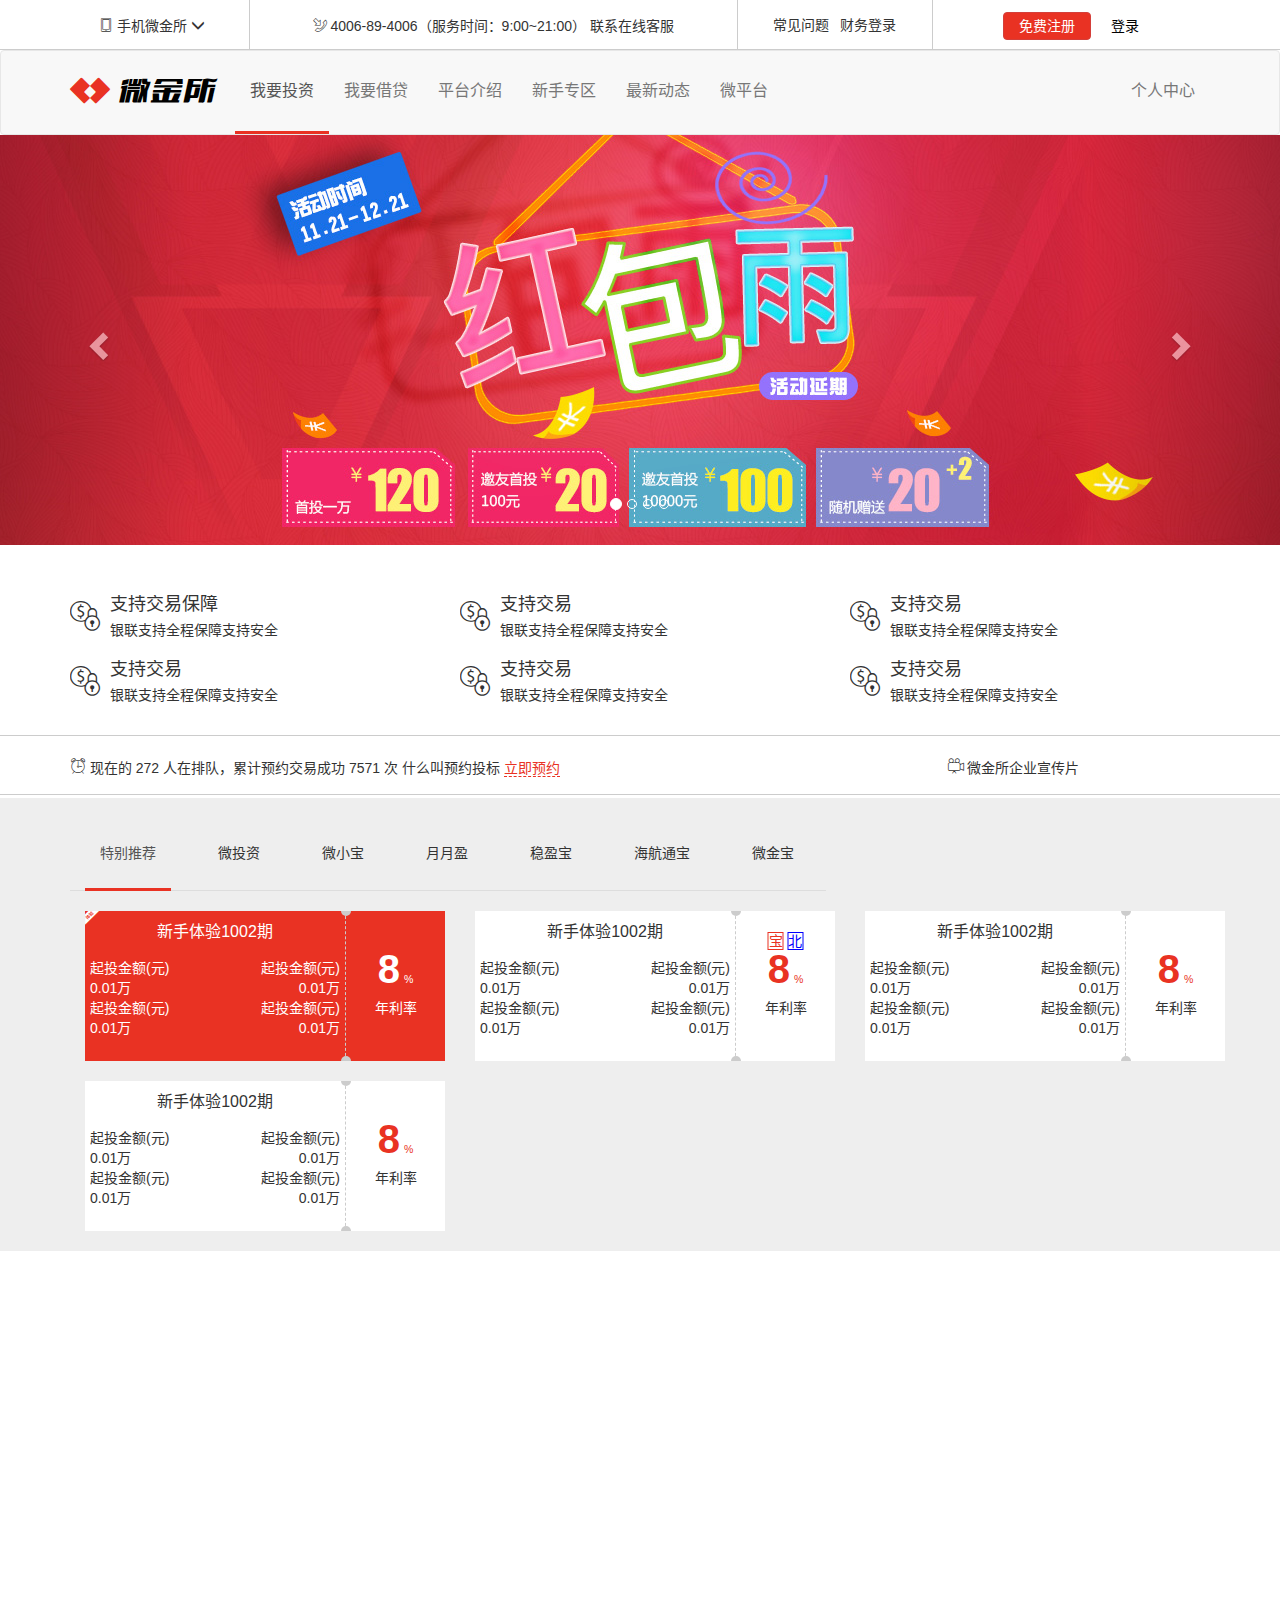
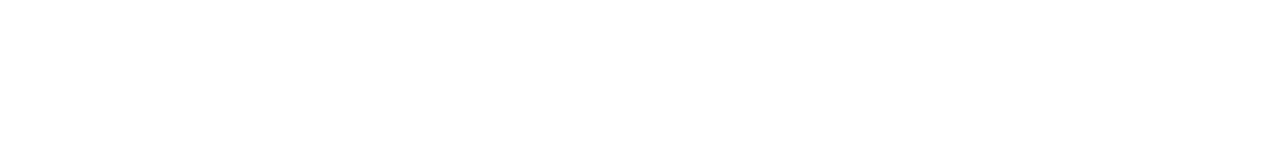
<file: wjs/index.html>
<!DOCTYPE html>
<html lang="zh-CN">
<head>
    <meta charset="utf-8">
    <meta http-equiv="X-UA-Compatible" content="IE=edge">
    <meta name="viewport" content="width=device-width, initial-scale=1">
    <title>微金所</title>
    <link href="./lib/bootstrap/css/bootstrap.css" rel="stylesheet">
    <link rel="stylesheet" href="css/index.css">
    <link rel="stylesheet" href="css/base.css">
    <script src="./lib/jquery/jquery.min.js"></script>
    <script src="./js/wjs_index.js"></script>
    <!--[if lt IE 9]>
    <script src="./lib/html5shiv/html5shiv.min.js"></script>
    <script src="./lib/respond/respond.js"></script>
    <![endif]-->
</head>
<body>
    <!-- 顶部 -->
    <div class="wjs_header hidden-xs hidden-sm">
        <div class="container ">
            <div class="row">
                <div class="col-md-2">
                    <a href="javascript:;" class="wjs_code">
                        <span class="wjs_icon wjs_icon_phone"></span>
                        <span>手机微金所</span>
                        <span class="glyphicon glyphicon-menu-down"></span>
                        <img src="images/code.jpg" alt="">
                    </a>

                </div>
                <div class="col-md-5">
                    <span class="wjs_icon wjs_icon_tel"></span>
                    <a href="javascript:;">4006-89-4006（服务时间：9:00~21:00） 联系在线客服</a>
                </div>
                <div class="col-md-2">
                    <a href="javascript:;">常见问题</a>&nbsp;&nbsp;
                    <a href="javascript:;">财务登录</a>
                </div>
                <div class="col-md-3">
                    <button type="button" class="btn btn-danger">免费注册</button>
                    <button type="button" class="btn btn-link">登录</button>
                </div>
            </div>
        </div>
    </div>
    <!-- 导航栏 -->
    <div class="wjs_nav">
        <nav class="navbar navbar-default">
            <div class="container">
                <!-- Brand and toggle get grouped for better mobile display -->
                <div class="navbar-header">
                <button type="button" class="navbar-toggle collapsed" data-toggle="collapse" data-target="#bs-example-navbar-collapse-1" aria-expanded="false">
                    <span class="sr-only">Toggle navigation</span>
                    <span class="icon-bar"></span>
                    <span class="icon-bar"></span>
                    <span class="icon-bar"></span>
                </button>
                <a class="navbar-brand" href="#">
                    <span class="wjs_icon wjs_icon_logo"></span>
                    <span class="wjs_icon wjs_icon_text"></span>
                </a>
                </div>
            
                <!-- Collect the nav links, forms, and other content for toggling -->
                <div class="collapse navbar-collapse" id="bs-example-navbar-collapse-1">
                <ul class="nav navbar-nav hidden-sm">
                    <li class="active"><a href="#">我要投资 <span class="sr-only">(current)</span></a></li>
                    <li><a href="#">我要借贷</a></li>
                    <li><a href="#">平台介绍</a></li>
                    <li><a href="#">新手专区</a></li>
                    <li><a href="#">最新动态</a></li>
                    <li><a href="#">微平台</a></li>
                </ul>
                
                <ul class="nav navbar-nav navbar-right">
                    <li><a href="#">个人中心</a></li>
                    
                </ul>
                </div><!-- /.navbar-collapse -->
            </div><!-- /.container-fluid -->
        </nav>
    </div>
    <!-- 轮播图 -->
    <div class="wjs_banner">
        <div id="carousel-example-generic" class="carousel slide" data-ride="carousel">
            <!-- Indicators -->
            <ol class="carousel-indicators">
              <li data-target="#carousel-example-generic" data-slide-to="0" class="active"></li>
              <li data-target="#carousel-example-generic" data-slide-to="1"></li>
              <li data-target="#carousel-example-generic" data-slide-to="2"></li>
              <li data-target="#carousel-example-generic" data-slide-to="3"></li>
            </ol>
          
            <!-- Wrapper for slides -->
            <div class="carousel-inner" role="listbox">
              <div class="item active">
                  <!-- 移动端 -->
                <a href="javascript:;" class="mobileImg hidden-sm hidden-md hidden-lg">
                    <img src="images/slide_01_640x340.jpg" alt="...">
                </a>
                <!-- pc端 -->
                <a href="javascript:;" class="pcImg hidden-xs" style="background-image:url('images/slide_01_2000x410.jpg')"></a>
              </div>
              <div class="item">
                    <a href="javascript:;" class="mobileImg hidden-sm hidden-md hidden-lg">
                        <img src="images/slide_02_640x340.jpg" alt="...">
                    </a>
                    <!-- pc端 -->
                    <a href="javascript:;" class="pcImg hidden-xs" style="background-image:url('images/slide_02_2000x410.jpg')"></a>
              </div>
              <div class="item">
                    <a href="javascript:;" class="mobileImg hidden-sm hidden-md hidden-lg">
                        <img src="images/slide_03_640x340.jpg" alt="...">
                    </a>
                    <!-- pc端 -->
                    <a href="javascript:;" class="pcImg hidden-xs" style="background-image:url('images/slide_03_2000x410.jpg')"></a>
              </div>
              <div class="item">
                    <a href="javascript:;" class="mobileImg hidden-sm hidden-md hidden-lg">
                        <img src="images/slide_04_640x340.jpg" alt="...">
                    </a>
                    <!-- pc端 -->
                    <a href="javascript:;" class="pcImg hidden-xs" style="background-image:url('images/slide_04_2000x410.jpg')"></a>
              </div>

            </div>
          
            <!-- Controls -->
            <a class="left carousel-control" href="#carousel-example-generic" role="button" data-slide="prev">
              <span class="glyphicon glyphicon-chevron-left" aria-hidden="true"></span>
              <span class="sr-only">Previous</span>
            </a>
            <a class="right carousel-control" href="#carousel-example-generic" role="button" data-slide="next">
              <span class="glyphicon glyphicon-chevron-right" aria-hidden="true"></span>
              <span class="sr-only">Next</span>
            </a>
        </div>
    </div>
    <!-- 信息块 -->
    <div class="wjs_info hidden-xs">
        <!-- 响应式布局
        屏<992时 屏幕分为2栅格
    屏>=992时 屏幕分为3栅格 -->
    <div class="container">
            <div class="row">
                <div class="col-sm-6 col-md-4">
                    <a href="javascript:;">
                        <div class="media">
                            <span class="media-left wjs_icon wjs_icon_E900"></span>
                            <div class="media-body">
                                <h4 class="media-heading">支持交易保障</h4>
                                <p>银联支持全程保障支持安全</p>
                            </div>
                        </div>
                    </a>
                </div>
                <div class=" col-sm-6 col-md-4">
                    <a href="javascript:;">
                        <div class="media">
                            <span class="media-left wjs_icon wjs_icon_E900"></span>
                            <div class="media-body">
                                <h4 class="media-heading">支持交易</h4>
                                <p>银联支持全程保障支持安全</p>
                            </div>
                        </div>
                    </a>
                </div>
                <div class=" col-sm-6 col-md-4">
                    <a href="javascript:;">
                        <div class="media">
                            <span class="media-left wjs_icon wjs_icon_E900"></span>
                            <div class="media-body">
                                <h4 class="media-heading">支持交易</h4>
                                <p>银联支持全程保障支持安全</p>
                            </div>
                        </div>
                    </a>
                </div>
                <div class=" col-sm-6 col-md-4">
                    <a href="javascript:;">
                        <div class="media">
                            <span class="media-left wjs_icon wjs_icon_E900"></span>
                            <div class="media-body">
                                <h4 class="media-heading">支持交易</h4>
                                <p>银联支持全程保障支持安全</p>
                            </div>
                        </div>
                    </a>
                </div>
                <div class=" col-sm-6 col-md-4">
                    <a href="javascript:;">
                        <div class="media">
                            <span class="media-left wjs_icon wjs_icon_E900"></span>
                            <div class="media-body">
                                <h4 class="media-heading">支持交易</h4>
                                <p>银联支持全程保障支持安全</p>
                            </div>
                        </div>
                    </a>
                </div>
                <div class=" col-sm-6 col-md-4">
                    <a href="javascript:;">
                        <div class="media">
                            <span class="media-left wjs_icon wjs_icon_E900"></span>
                            <div class="media-body">
                                <h4 class="media-heading">支持交易</h4>
                                <p>银联支持全程保障支持安全</p>
                            </div>
                        </div>
                    </a>
                </div>
            </div>
        </div>
    </div>
    <!-- 预约块 -->
    <div class="wjs_reverse hidden-xs">
       <div class="container">
           <div class="row">
               <div class="col-sm-9">
                   <span class="wjs_icon wjs_icon_E906"></span>
                   现在的 272 人在排队，累计预约交易成功 7571 次
                   <a href="javascript:;">什么叫预约投标</a>
                   <a href="javascript:;" class="liji">立即预约</a>
               </div>
               <div class="col-sm-3">
                   <span class="wjs_icon wjs_icon_E905"></span>
                   <a href="javascript:;">微金所企业宣传片</a>
               </div>
           </div>
       </div> 
    </div>
    <!-- 产品块 -->
    <div class="wjs_product">
        <div class="container">
            <!-- Nav tabs -->
            <ul class="nav nav-tabs" role="tablist">
                <li role="presentation" class="active"><a href="#p1" aria-controls="p1" role="tab" data-toggle="tab">特别推荐</a></li>
                <li role="presentation"><a href="#p2" aria-controls="p2" role="tab" data-toggle="tab">微投资</a></li>
                <li role="presentation"><a href="#p3" aria-controls="p3" role="tab" data-toggle="tab">微小宝</a></li>
                <li role="presentation"><a href="#p4" aria-controls="p4" role="tab" data-toggle="tab">月月盈</a></li>
                <li role="presentation"><a href="#p5" aria-controls="p5" role="tab" data-toggle="tab">稳盈宝</a></li>
                <li role="presentation"><a href="#p6" aria-controls="p6" role="tab" data-toggle="tab">海航通宝</a></li>
                <li role="presentation"><a href="#p7" aria-controls="p7" role="tab" data-toggle="tab">微金宝</a></li>
            </ul>
            
            <!-- Tab panes -->
            <div class="tab-content">
                <div role="tabpanel" class="tab-pane active" id="p1">
                    <div class="container">
                        <div class="row">
                            <div class="col-xs-12 col-sm-6 col-md-4">
                                <div class="wjs_pBox active">
                                    <div class="wjs_pLeft">
                                        <p>新手体验1002期</p>
                                        <div class="row">
                                            <div class="col-xs-6">
                                                <p>起投金额(元)</p>
                                                <p>0.01万</p>
                                            </div>
                                            <div class="col-xs-6">
                                                <p>起投金额(元)</p>
                                                <p>0.01万</p>
                                            </div>
                                            <div class="col-xs-6">
                                                <p>起投金额(元)</p>
                                                <p>0.01万</p>
                                            </div>
                                            <div class="col-xs-6">
                                                <p>起投金额(元)</p>
                                                <p>0.01万</p>
                                            </div>
                                        </div>
                                    </div>
                                    <div class="wjs_pRight">
                                        <b>8</b>
                                        <sub>%</sub>
                                        <p>年利率</p>
                                    </div>
                                </div>
                            </div>
                            <div class="col-xs-12 col-sm-6 col-md-4">
                                <div class="wjs_pBox">
                                    <div class="wjs_pLeft">
                                        <p>新手体验1002期</p>
                                        <div class="row">
                                            <div class="col-xs-6">
                                                <p>起投金额(元)</p>
                                                <p>0.01万</p>
                                            </div>
                                            <div class="col-xs-6">
                                                <p>起投金额(元)</p>
                                                <p>0.01万</p>
                                            </div>
                                            <div class="col-xs-6">
                                                <p>起投金额(元)</p>
                                                <p>0.01万</p>
                                            </div>
                                            <div class="col-xs-6">
                                                <p>起投金额(元)</p>
                                                <p>0.01万</p>
                                            </div>
                                        </div>
                                    </div>
                                    <div class="wjs_pRight">
                                        <div class="tip">
                                            <span data-toggle="tooltip" data-placement="top" title="微金宝">宝</span>
                                            <!-- <span>宝</span> -->
                                            <span data-toggle="tooltip" data-placement="top" title="北京市">北</span>
                                        </div>
                                        <b>8</b>
                                        <sub>%</sub>
                                        <p>年利率</p>
                                    </div>
                                </div>
                            </div>
                            <div class="col-xs-12 col-sm-6 col-md-4">
                                    <div class="wjs_pBox">
                                        <div class="wjs_pLeft">
                                            <p>新手体验1002期</p>
                                            <div class="row">
                                                <div class="col-xs-6">
                                                    <p>起投金额(元)</p>
                                                    <p>0.01万</p>
                                                </div>
                                                <div class="col-xs-6">
                                                    <p>起投金额(元)</p>
                                                    <p>0.01万</p>
                                                </div>
                                                <div class="col-xs-6">
                                                    <p>起投金额(元)</p>
                                                    <p>0.01万</p>
                                                </div>
                                                <div class="col-xs-6">
                                                    <p>起投金额(元)</p>
                                                    <p>0.01万</p>
                                                </div>
                                            </div>
                                        </div>
                                        <div class="wjs_pRight">
                                            <b>8</b>
                                            <sub>%</sub>
                                            <p>年利率</p>
                                        </div>
                                    </div>
                            </div>
                            <div class="col-xs-12 col-sm-6 col-md-4">
                                    <div class="wjs_pBox">
                                        <div class="wjs_pLeft">
                                            <p>新手体验1002期</p>
                                            <div class="row">
                                                <div class="col-xs-6">
                                                    <p>起投金额(元)</p>
                                                    <p>0.01万</p>
                                                </div>
                                                <div class="col-xs-6">
                                                    <p>起投金额(元)</p>
                                                    <p>0.01万</p>
                                                </div>
                                                <div class="col-xs-6">
                                                    <p>起投金额(元)</p>
                                                    <p>0.01万</p>
                                                </div>
                                                <div class="col-xs-6">
                                                    <p>起投金额(元)</p>
                                                    <p>0.01万</p>
                                                </div>
                                            </div>
                                        </div>
                                        <div class="wjs_pRight">
                                            <b>8</b>
                                            <sub>%</sub>
                                            <p>年利率</p>
                                        </div>
                                    </div>
                            </div>
                        </div>
                    </div>
                </div>
                <div role="tabpanel" class="tab-pane" id="p2">2</div>
                <div role="tabpanel" class="tab-pane" id="p3">3</div>
                <div role="tabpanel" class="tab-pane" id="p4">4</div>
                <div role="tabpanel" class="tab-pane" id="p5">5</div>
                <div role="tabpanel" class="tab-pane" id="p6">6</div>
                <div role="tabpanel" class="tab-pane" id="p7">7</div>
            </div>
            
            </div>
    </div>
    <!-- 新闻块 -->
    <div class="wjs_news"  style="height:500px"></div>
    <!-- 底部块 -->
    <div class="wjs_footer"></div>


<script src="./lib/bootstrap/js/bootstrap.min.js"></script>
</body>
</html>
</file>
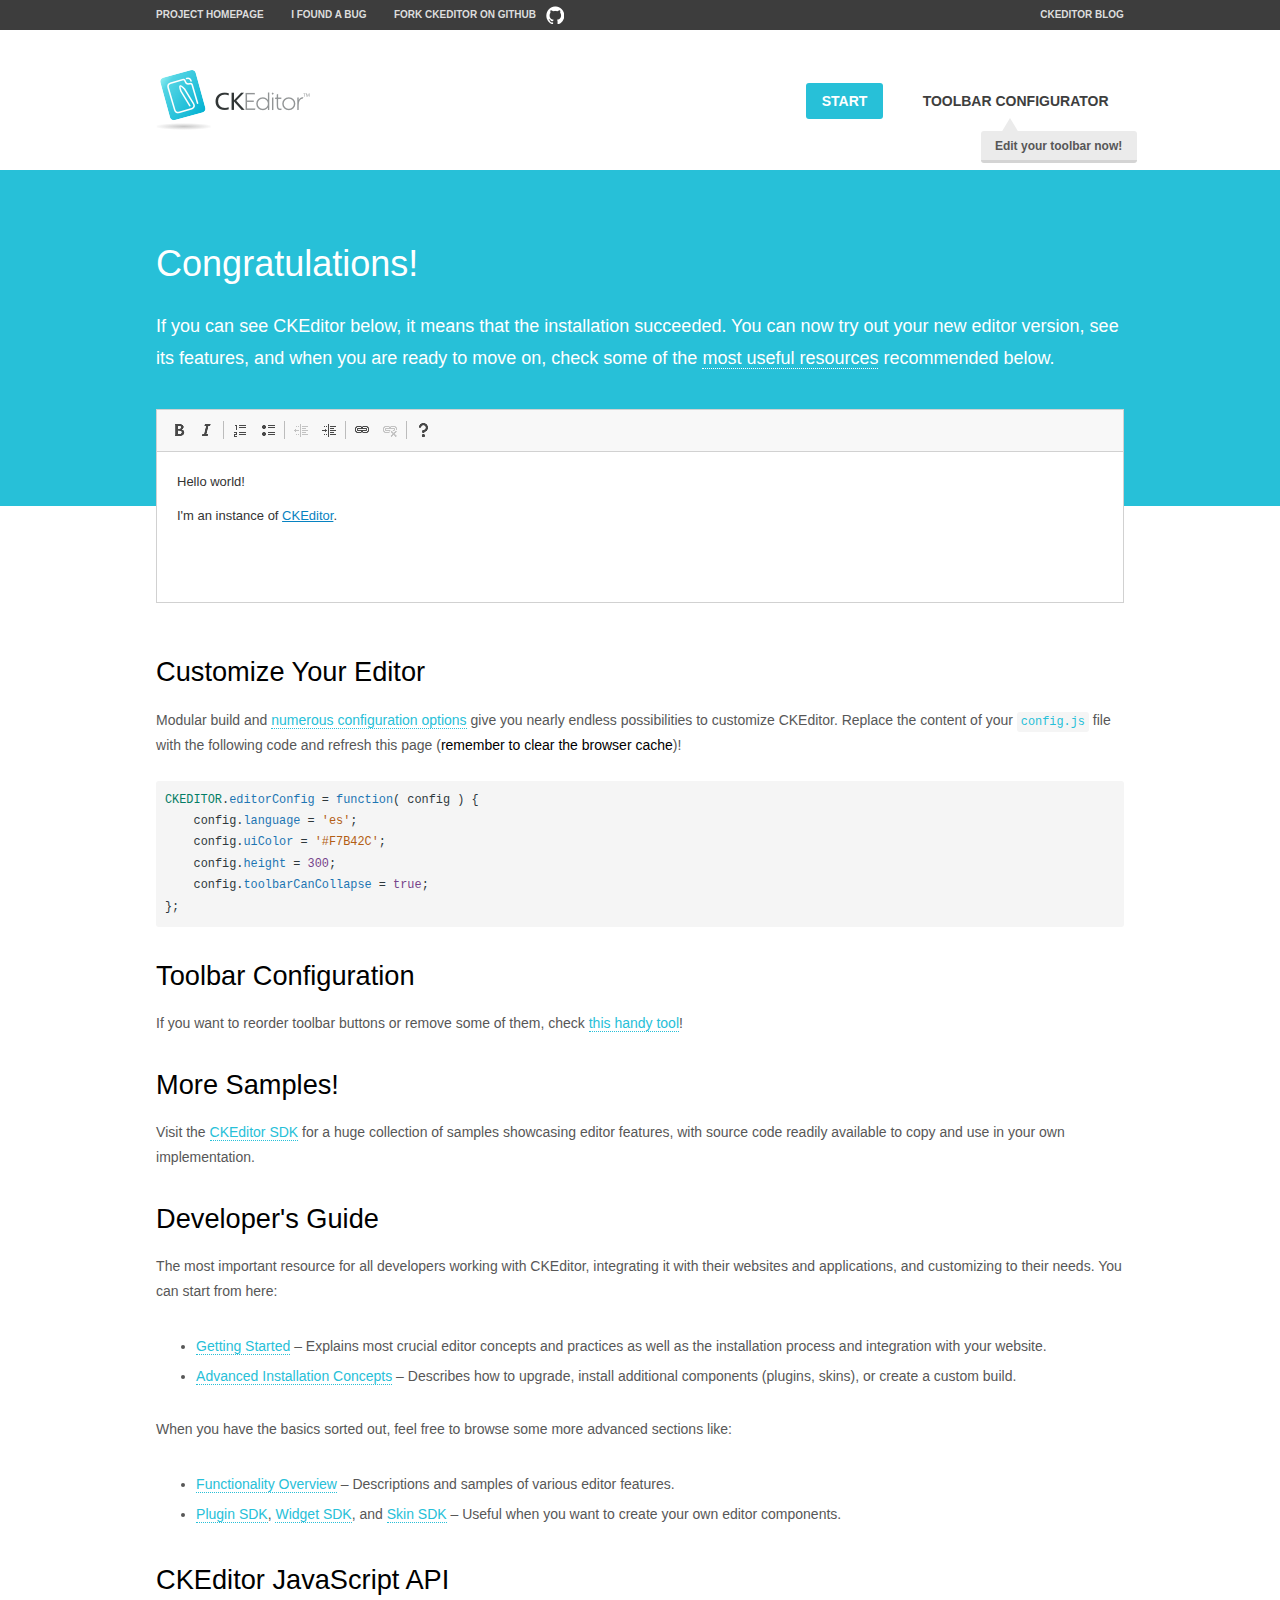
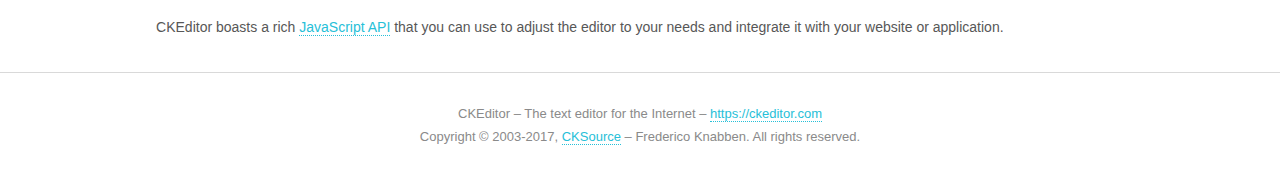
<file: baixiu/static/assets/vendors/ckeditor/samples/index.html>
<!DOCTYPE html>
<!--
Copyright (c) 2003-2017, CKSource - Frederico Knabben. All rights reserved.
For licensing, see LICENSE.md or https://ckeditor.com/legal/ckeditor-oss-license
-->
<html>
<head>
	<meta charset="utf-8">
	<title>CKEditor Sample</title>
	<script src="../ckeditor.js"></script>
	<script src="js/sample.js"></script>
	<link rel="stylesheet" href="css/samples.css">
	<link rel="stylesheet" href="toolbarconfigurator/lib/codemirror/neo.css">
</head>
<body id="main">

<nav class="navigation-a">
	<div class="grid-container">
		<ul class="navigation-a-left grid-width-70">
			<li><a href="https://ckeditor.com/ckeditor-4/">Project Homepage</a></li>
			<li><a href="https://github.com/ckeditor/ckeditor-dev/issues">I found a bug</a></li>
			<li><a href="http://github.com/ckeditor/ckeditor-dev" class="icon-pos-right icon-navigation-a-github">Fork CKEditor on GitHub</a></li>
		</ul>
		<ul class="navigation-a-right grid-width-30">
			<li><a href="https://ckeditor.com/blog/">CKEditor Blog</a></li>
		</ul>
	</div>
</nav>

<header class="header-a">
	<div class="grid-container">
		<h1 class="header-a-logo grid-width-30">
			<a href="index.html"><img src="img/logo.png" alt="CKEditor Sample"></a>
		</h1>

		<nav class="navigation-b grid-width-70">
			<ul>
				<li><a href="index.html" class="button-a button-a-background">Start</a></li>
				<li><a href="toolbarconfigurator/index.html" class="button-a">Toolbar configurator <span class="balloon-a balloon-a-nw">Edit your toolbar now!</span></a></li>
			</ul>
		</nav>
	</div>
</header>

<main>
	<div class="adjoined-top">
		<div class="grid-container">
			<div class="content grid-width-100">
				<h1>Congratulations!</h1>
				<p>
					If you can see CKEditor below, it means that the installation succeeded.
					You can now try out your new editor version, see its features, and when you are ready to move on, check some of the <a href="#sample-customize">most useful resources</a> recommended below.
				</p>
			</div>
		</div>
	</div>
	<div class="adjoined-bottom">
		<div class="grid-container">
			<div class="grid-width-100">
				<div id="editor">
					<h1>Hello world!</h1>
					<p>I'm an instance of <a href="https://ckeditor.com">CKEditor</a>.</p>
				</div>
			</div>
		</div>
	</div>

	<div class="grid-container">
		<div class="content grid-width-100">
			<section id="sample-customize">
				<h2>Customize Your Editor</h2>
				<p>Modular build and <a href="https://docs.ckeditor.com/ckeditor4/docs/#!/guide/dev_configuration">numerous configuration options</a> give you nearly endless possibilities to customize CKEditor. Replace the content of your <code><a href="../config.js">config.js</a></code> file with the following code and refresh this page (<strong>remember to clear the browser cache</strong>)!</p>
		<pre class="cm-s-neo CodeMirror"><code><span style="padding-right: 0.1px;"><span class="cm-variable">CKEDITOR</span>.<span class="cm-property">editorConfig</span> <span class="cm-operator">=</span> <span class="cm-keyword">function</span>( <span class="cm-def">config</span> ) {</span>
<span style="padding-right: 0.1px;"><span class="cm-tab">	</span><span class="cm-variable-2">config</span>.<span class="cm-property">language</span> <span class="cm-operator">=</span> <span class="cm-string">'es'</span>;</span>
<span style="padding-right: 0.1px;"><span class="cm-tab">	</span><span class="cm-variable-2">config</span>.<span class="cm-property">uiColor</span> <span class="cm-operator">=</span> <span class="cm-string">'#F7B42C'</span>;</span>
<span style="padding-right: 0.1px;"><span class="cm-tab">	</span><span class="cm-variable-2">config</span>.<span class="cm-property">height</span> <span class="cm-operator">=</span> <span class="cm-number">300</span>;</span>
<span style="padding-right: 0.1px;"><span class="cm-tab">	</span><span class="cm-variable-2">config</span>.<span class="cm-property">toolbarCanCollapse</span> <span class="cm-operator">=</span> <span class="cm-atom">true</span>;</span>
<span style="padding-right: 0.1px;">};</span></code></pre>
			</section>

			<section>
				<h2>Toolbar Configuration</h2>
				<p>If you want to reorder toolbar buttons or remove some of them, check <a href="toolbarconfigurator/index.html">this handy tool</a>!</p>
			</section>

			<section>
				<h2>More Samples!</h2>
				<p>Visit the <a href="https://sdk.ckeditor.com">CKEditor SDK</a> for a huge collection of samples showcasing editor features, with source code readily available to copy and use in your own implementation.</p>
			</section>

			<section>
				<h2>Developer's Guide</h2>
				<p>The most important resource for all developers working with CKEditor, integrating it with their websites and applications, and customizing to their needs. You can start from here:</p>
				<ul>
					<li><a href="https://docs.ckeditor.com/ckeditor4/docs/#!/guide/dev_installation">Getting Started</a> &ndash; Explains most crucial editor concepts and practices as well as the installation process and integration with your website.</li>
					<li><a href="https://docs.ckeditor.com/ckeditor4/docs/#!/guide/dev_advanced_installation">Advanced Installation Concepts</a> &ndash; Describes how to upgrade, install additional components (plugins, skins), or create a custom build.</li>
				</ul>
					<p>When you have the basics sorted out, feel free to browse some more advanced sections like:</p>
				<ul>
					<li><a href="https://docs.ckeditor.com/ckeditor4/docs/#!/guide/dev_features">Functionality Overview</a> &ndash; Descriptions and samples of various editor features.</li>
					<li><a href="https://docs.ckeditor.com/ckeditor4/docs/#!/guide/plugin_sdk_intro">Plugin SDK</a>, <a href="https://docs.ckeditor.com/ckeditor4/docs/#!/guide/widget_sdk_intro">Widget SDK</a>, and <a href="https://docs.ckeditor.com/ckeditor4/docs/#!/guide/skin_sdk_intro">Skin SDK</a> &ndash; Useful when you want to create your own editor components.</li>
				</ul>
			</section>

			<section>
				<h2>CKEditor JavaScript API</h2>
				<p>CKEditor boasts a rich <a href="https://docs.ckeditor.com/ckeditor4/docs/#!/api">JavaScript API</a> that you can use to adjust the editor to your needs and integrate it with your website or application.</p>
			</section>
		</div>
	</div>
</main>

<footer class="footer-a grid-container">
	<div class="grid-container">
		<p class="grid-width-100">
			CKEditor &ndash; The text editor for the Internet &ndash; <a class="samples" href="https://ckeditor.com/">https://ckeditor.com</a>
		</p>
		<p class="grid-width-100" id="copy">
			Copyright &copy; 2003-2017, <a class="samples" href="https://cksource.com/">CKSource</a> &ndash; Frederico Knabben. All rights reserved.
		</p>
	</div>
</footer>
<script>
	initSample();
</script>

</body>
</html>
</file>
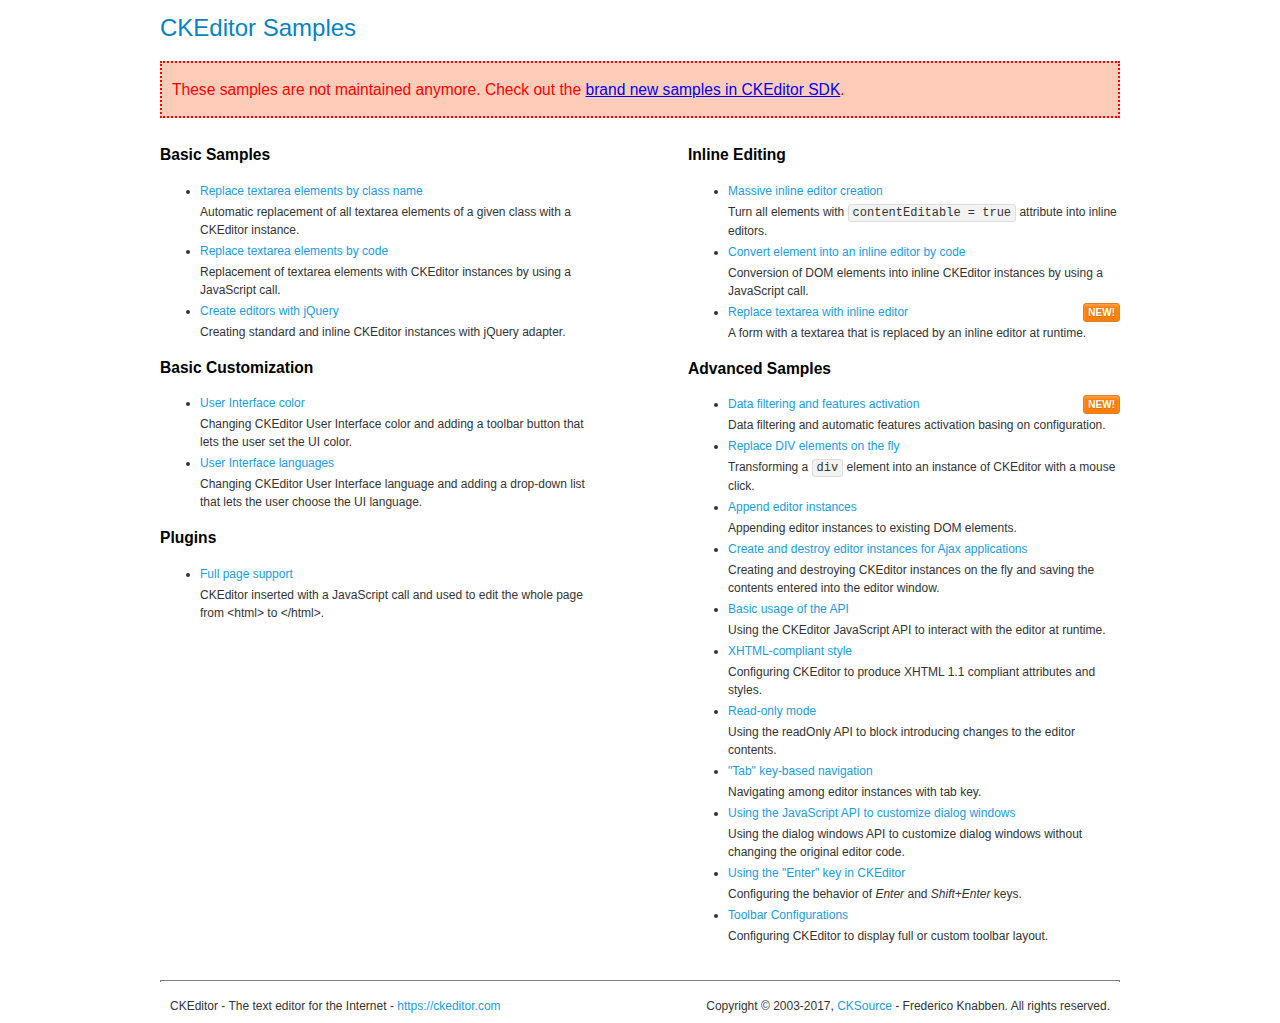
<file: baixiu/static/assets/vendors/ckeditor/samples/old/index.html>
<!DOCTYPE html>
<!--
Copyright (c) 2003-2017, CKSource - Frederico Knabben. All rights reserved.
For licensing, see LICENSE.md or https://ckeditor.com/legal/ckeditor-oss-license
-->
<html>
<head>
	<meta charset="utf-8">
	<title>CKEditor Samples</title>
	<link rel="stylesheet" href="sample.css">
</head>
<body>
	<h1 class="samples">
		CKEditor Samples
	</h1>
	<div class="warning deprecated">
		These samples are not maintained anymore. Check out the <a href="https://sdk.ckeditor.com/">brand new samples in CKEditor SDK</a>.
	</div>
	<div class="twoColumns">
		<div class="twoColumnsLeft">
			<h2 class="samples">
				Basic Samples
			</h2>
			<dl class="samples">
				<dt><a class="samples" href="replacebyclass.html">Replace textarea elements by class name</a></dt>
				<dd>Automatic replacement of all textarea elements of a given class with a CKEditor instance.</dd>

				<dt><a class="samples" href="replacebycode.html">Replace textarea elements by code</a></dt>
				<dd>Replacement of textarea elements with CKEditor instances by using a JavaScript call.</dd>

				<dt><a class="samples" href="jquery.html">Create editors with jQuery</a></dt>
				<dd>Creating standard and inline CKEditor instances with jQuery adapter.</dd>
			</dl>

			<h2 class="samples">
				Basic Customization
			</h2>
			<dl class="samples">
				<dt><a class="samples" href="uicolor.html">User Interface color</a></dt>
				<dd>Changing CKEditor User Interface color and adding a toolbar button that lets the user set the UI color.</dd>

				<dt><a class="samples" href="uilanguages.html">User Interface languages</a></dt>
				<dd>Changing CKEditor User Interface language and adding a drop-down list that lets the user choose the UI language.</dd>
			</dl>


			<h2 class="samples">Plugins</h2>
<dl class="samples">
<dt><a class="samples" href="wysiwygarea/fullpage.html">Full page support</a></dt>
<dd>CKEditor inserted with a JavaScript call and used to edit the whole page from &lt;html&gt; to &lt;/html&gt;.</dd>
</dl>
		</div>
		<div class="twoColumnsRight">
			<h2 class="samples">
				Inline Editing
			</h2>
			<dl class="samples">
				<dt><a class="samples" href="inlineall.html">Massive inline editor creation</a></dt>
				<dd>Turn all elements with <code>contentEditable = true</code> attribute into inline editors.</dd>

				<dt><a class="samples" href="inlinebycode.html">Convert element into an inline editor by code</a></dt>
				<dd>Conversion of DOM elements into inline CKEditor instances by using a JavaScript call.</dd>

				<dt><a class="samples" href="inlinetextarea.html">Replace textarea with inline editor</a> <span class="new">New!</span></dt>
				<dd>A form with a textarea that is replaced by an inline editor at runtime.</dd>

				
			</dl>

			<h2 class="samples">
				Advanced Samples
			</h2>
			<dl class="samples">
				<dt><a class="samples" href="datafiltering.html">Data filtering and features activation</a> <span class="new">New!</span></dt>
				<dd>Data filtering and automatic features activation basing on configuration.</dd>

				<dt><a class="samples" href="divreplace.html">Replace DIV elements on the fly</a></dt>
				<dd>Transforming a <code>div</code> element into an instance of CKEditor with a mouse click.</dd>

				<dt><a class="samples" href="appendto.html">Append editor instances</a></dt>
				<dd>Appending editor instances to existing DOM elements.</dd>

				<dt><a class="samples" href="ajax.html">Create and destroy editor instances for Ajax applications</a></dt>
				<dd>Creating and destroying CKEditor instances on the fly and saving the contents entered into the editor window.</dd>

				<dt><a class="samples" href="api.html">Basic usage of the API</a></dt>
				<dd>Using the CKEditor JavaScript API to interact with the editor at runtime.</dd>

				<dt><a class="samples" href="xhtmlstyle.html">XHTML-compliant style</a></dt>
				<dd>Configuring CKEditor to produce XHTML 1.1 compliant attributes and styles.</dd>

				<dt><a class="samples" href="readonly.html">Read-only mode</a></dt>
				<dd>Using the readOnly API to block introducing changes to the editor contents.</dd>

				<dt><a class="samples" href="tabindex.html">"Tab" key-based navigation</a></dt>
				<dd>Navigating among editor instances with tab key.</dd>


				
<dt><a class="samples" href="dialog/dialog.html">Using the JavaScript API to customize dialog windows</a></dt>
<dd>Using the dialog windows API to customize dialog windows without changing the original editor code.</dd>

<dt><a class="samples" href="enterkey/enterkey.html">Using the &quot;Enter&quot; key in CKEditor</a></dt>
<dd>Configuring the behavior of <em>Enter</em> and <em>Shift+Enter</em> keys.</dd>

<dt><a class="samples" href="toolbar/toolbar.html">Toolbar Configurations</a></dt>
<dd>Configuring CKEditor to display full or custom toolbar layout.</dd>

			</dl>
		</div>
	</div>
	<div id="footer">
		<hr>
		<p>
			CKEditor - The text editor for the Internet - <a class="samples" href="https://ckeditor.com/">https://ckeditor.com</a>
		</p>
		<p id="copy">
			Copyright &copy; 2003-2017, <a class="samples" href="https://cksource.com/">CKSource</a> - Frederico Knabben. All rights reserved.
		</p>
	</div>
</body>
</html>
</file>
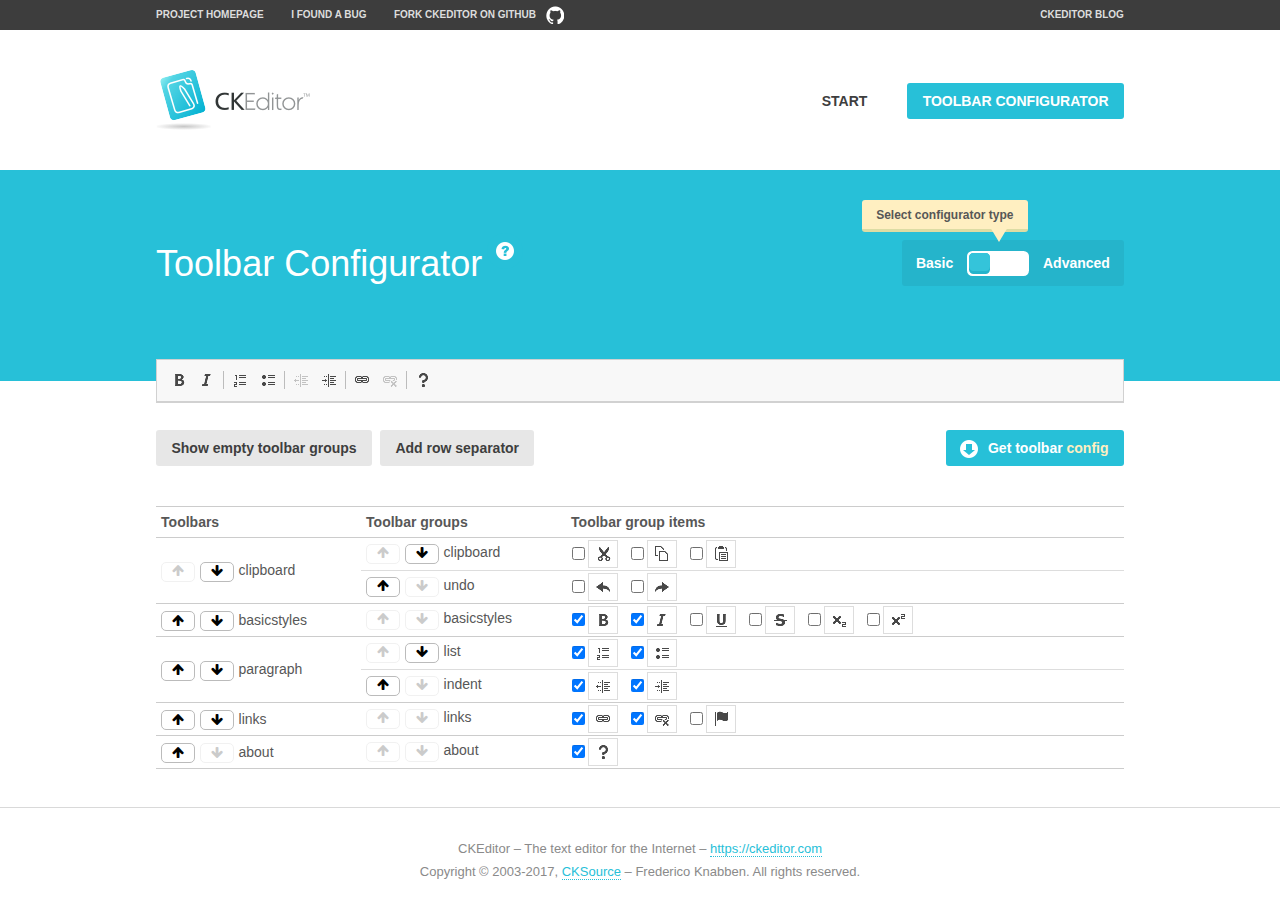
<file: baixiu/static/assets/vendors/ckeditor/samples/toolbarconfigurator/index.html>
<!DOCTYPE html>
<!--
Copyright (c) 2003-2017, CKSource - Frederico Knabben. All rights reserved.
For licensing, see LICENSE.md or https://ckeditor.com/legal/ckeditor-oss-license
-->
<!--[if IE 8]><html class="ie8"><![endif]-->
<!--[if gt IE 8]><html><![endif]-->
<!--[if !IE]><!--><html><!--<![endif]-->
<head>
	<meta charset="utf-8">
	<title>Toolbar Configurator</title>
	<script src="../../ckeditor.js"></script>
	<script>
		if ( CKEDITOR.env.ie && CKEDITOR.env.version < 9 )
			CKEDITOR.tools.enableHtml5Elements( document );
	</script>
	<link rel="stylesheet" href="lib/codemirror/codemirror.css">
	<link rel="stylesheet" href="lib/codemirror/show-hint.css">
	<link rel="stylesheet" href="lib/codemirror/neo.css">
	<link rel="stylesheet" href="css/fontello.css">
	<link rel="stylesheet" href="../css/samples.css">
</head>
<body id="toolbar">

<nav class="navigation-a">
	<div class="grid-container">
		<ul class="navigation-a-left grid-width-70">
			<li><a href="https://ckeditor.com/ckeditor-4/">Project Homepage</a></li>
			<li><a href="https://github.com/ckeditor/ckeditor-dev/issues">I found a bug</a></li>
			<li><a href="http://github.com/ckeditor/ckeditor-dev" class="icon-pos-right icon-navigation-a-github">Fork CKEditor on GitHub</a></li>
		</ul>
		<ul class="navigation-a-right grid-width-30">
			<li><a href="https://ckeditor.com/blog/">CKEditor Blog</a></li>
		</ul>
	</div>
</nav>

<header class="header-a">
	<div class="grid-container">
		<h1 class="header-a-logo grid-width-30">
			<a href="../index.html"><img src="../img/logo.png" alt="CKEditor Logo"></a>
		</h1>
		<nav class="navigation-b grid-width-70">
			<ul>
				<li><a href="../index.html"  class="button-a">Start</a></li>
				<li><a href="index.html"  class="button-a button-a-background">Toolbar configurator</a></li>
			</ul>
		</nav>
	</div>
</header>

<main>
	<div class="adjoined-top">
		<div class="grid-container">
			<div class="content grid-width-100">
				<div class="grid-container-nested">
					<h1 class="grid-width-60">
						Toolbar Configurator
						<a href="#help-content" type="button" title="Configurator help" id="help" class="button-a button-a-background button-a-no-text icon-pos-left icon-question-mark">Help</a>
					</h1>

					<div class="grid-width-40 grid-switch-magic">
						<div class="switch">
							<span class="balloon-a balloon-a-se">Select configurator type</span>
							<input type="radio" name="radio" data-num="1" id="radio-basic" />
							<input type="radio" name="radio" data-num="2" id="radio-advanced" />
							<label data-for="1" for="radio-basic">Basic</label>
							<span class="switch-inner">
								<span class="handler"></span>
							</span>
							<label data-for="2" for="radio-advanced">Advanced</label>
						</div>
					</div>
				</div>
			</div>
		</div>
	</div>
	<div class="adjoined-bottom">
		<div class="grid-container">
			<div class="grid-width-100">
				<div class="editors-container">
					<div id="editor-basic"></div>
					<div id="editor-advanced"></div>
				</div>
			</div>
		</div>
	</div>

	<div class="grid-container configurator">
		<div class="content grid-width-100">
			<div class="configurator">
				<div>
					<div id="toolbarModifierWrapper"></div>
				</div>
			</div>
		</div>
	</div>

	<div id="help-content">
		<div class="grid-container">
			<div class="grid-width-100">
				<h2>What Am I Doing Here?</h2>

				<div class="grid-container grid-container-nested">
					<div class="basic">
						<div class="grid-width-50">
							<p>Arrange <a href="https://docs.ckeditor.com/ckeditor4/docs/#!/api/CKEDITOR.config-cfg-toolbarGroups">toolbar groups</a>, toggle <a href="https://docs.ckeditor.com/ckeditor4/docs/#!/api/CKEDITOR.config-cfg-removeButtons">button visibility</a> according to your needs and get your toolbar configuration.</p>
							<p>You can replace the content of the <a href="../../config.js"><code>config.js</code></a> file with the generated configuration. If you already set some configuration options you will need to merge both configurations.</p>
						</div>
						<div class="grid-width-50">
							<p>Read more about different ways of <a href="https://docs.ckeditor.com/ckeditor4/docs/#!/guide/dev_configuration">setting configuration</a> and do not forget about <strong>clearing browser cache</strong>.</p>
							<p>Arranging toolbar groups is the recommended way of configuring the toolbar, but if you need more freedom you can use the <a href="#advanced">advanced configurator</a>.</p>
						</div>
					</div>
					<div class="advanced" style="display: none;">
						<div class="grid-width-50">
							<p>With this code editor you can edit your <a href="https://docs.ckeditor.com/ckeditor4/docs/#!/api/CKEDITOR.config-cfg-toolbar">toolbar configuration</a> live.</p>
							<p>You can replace the content of the <a href="../../config.js"><code>config.js</code></a> file with the generated configuration. If you already set some configuration options you will need to merge both configurations.</p>
						</div>
						<div class="grid-width-50">
							<p>Read more about different ways of <a href="https://docs.ckeditor.com/ckeditor4/docs/#!/guide/dev_configuration">setting configuration</a> and do not forget about <strong>clearing browser cache</strong>.</p>
						</div>
					</div>
				</div>

				<p class="grid-container grid-container-nested">
					<button type="button" class="help-content-close grid-width-100 button-a button-a-background">Got it. Let's play!</button>
				</p>
			</div>
		</div>
	</div>
</main>

<footer class="footer-a grid-container">
	<p class="grid-width-100">
		CKEditor &ndash; The text editor for the Internet &ndash; <a class="samples" href="https://ckeditor.com/">https://ckeditor.com</a>
	</p>
	<p class="grid-width-100" id="copy">
		Copyright &copy; 2003-2017, <a class="samples" href="https://cksource.com/">CKSource</a> &ndash; Frederico Knabben. All rights reserved.
	</p>
</footer>

<script src="lib/codemirror/codemirror.js"></script>
<script src="lib/codemirror/javascript.js"></script>
<script src="lib/codemirror/show-hint.js"></script>

<script src="js/fulltoolbareditor.js"></script>
<script src="js/abstracttoolbarmodifier.js"></script>
<script src="js/toolbarmodifier.js"></script>
<script src="js/toolbartextmodifier.js"></script>
<script src="../js/sf.js"></script>

<script>
	( function() {
		'use strict';

		var mode = ( window.location.hash.substr( 1 ) === 'advanced' ) ? 'advanced' : 'basic',
			configuratorSection = CKEDITOR.document.findOne( 'main > .grid-container.configurator' ),
			basicInstruction = CKEDITOR.document.findOne( '#help-content .basic' ),
			advancedInstruction = CKEDITOR.document.findOne( '#help-content .advanced' ),

			// Configurator mode switcher.
			modeSwitchBasic = CKEDITOR.document.getById( 'radio-basic' ),
			modeSwitchAdvanced = CKEDITOR.document.getById( 'radio-advanced' );

		// Initial setup
		function updateSwitcher() {
			if ( mode === 'advanced' ) {
				modeSwitchAdvanced.$.checked = true;
			} else {
				modeSwitchBasic.$.checked = true;
			}
		}

		updateSwitcher();

		CKEDITOR.document.getWindow().on( 'hashchange', function( e ) {
			var hash = window.location.hash.substr( 1 );
			if ( !( hash === 'advanced' || hash === 'basic' ) ) {
				return;
			}
			mode = hash;
			onToolbarsDone( mode );
		} );

		CKEDITOR.document.getWindow().on( 'resize', function() {
			updateToolbar( ( mode === 'basic' ? toolbarModifier : toolbarTextModifier )[ 'editorInstance' ] );
		} );

		function onRefresh( modifier ) {
			modifier = modifier || this;

			if ( mode === 'basic' && modifier instanceof ToolbarConfigurator.ToolbarTextModifier ) {
				return;
			}

			// CodeMirror container becomes visible, so we need to refresh and to avoid rendering problems.
			if ( mode === 'advanced' && modifier instanceof ToolbarConfigurator.ToolbarTextModifier ) {
				modifier.codeContainer.refresh();
			}

			updateToolbar( modifier.editorInstance );
		}

		function updateToolbar( editor ) {
			var editorContainer = editor.container;

			// Not always editor is loaded.
			if ( !editorContainer ) {
				return;
			}

			var displayStyle = editorContainer.getStyle( 'display' );

			editorContainer.setStyle( 'display', 'block' );

			var newHeight = editorContainer.getSize( 'height' );

			var newMarginTop = parseInt( editorContainer.getComputedStyle( 'margin-top' ), 10 );
			newMarginTop = ( isNaN( newMarginTop ) ? 0 : Number( newMarginTop ) );

			var newMarginBottom = parseInt( editorContainer.getComputedStyle( 'margin-bottom' ), 10 );
			newMarginBottom = ( isNaN( newMarginBottom ) ? 0 : Number( newMarginBottom ) );

			var result = newHeight + newMarginTop + newMarginBottom;

			editorContainer.setStyle( 'display', displayStyle );

			editor.container.getAscendant( 'div' ).setStyle( 'height', result + 'px' );
		}

		var toolbarModifier = new ToolbarConfigurator.ToolbarModifier( 'editor-basic' );

		var done = 0;
		toolbarModifier.init( onToolbarInit );
		toolbarModifier.onRefresh = onRefresh;

		CKEDITOR.document.getById( 'toolbarModifierWrapper' ).append( toolbarModifier.mainContainer );

		var toolbarTextModifier = new ToolbarConfigurator.ToolbarTextModifier( 'editor-advanced' );
		toolbarTextModifier.init( onToolbarInit );
		toolbarTextModifier.onRefresh = onRefresh;

		function onToolbarInit() {
			if ( ++done === 2 ) {
				onToolbarsDone();

				positionSticky.watch( CKEDITOR.document.findOne( '.toolbar' ), function() {
					return mode === 'advanced';
				} );
			}
		}

		function onToolbarsDone() {
			if ( mode === 'basic' ) {
				toggleModeBasic( false );
			} else {
				toggleModeAdvanced( false );
			}

			updateSwitcher();

			setTimeout( function() {
				CKEDITOR.document.findOne( '.editors-container' ).addClass( 'active' );
				CKEDITOR.document.findOne( '#toolbarModifierWrapper' ).addClass( 'active' );
			}, 200 );
		}

		CKEDITOR.document.getById( 'toolbarModifierWrapper' ).append( toolbarTextModifier.mainContainer );

		function toogleModeSwitch( onElement, offElement, onModifier, offModifier ) {
			onElement.addClass( 'fancy-button-active' );
			offElement.removeClass( 'fancy-button-active' );

			onModifier.showUI();
			offModifier.hideUI();
		}

		function toggleModeBasic( callOnRefresh ) {
			callOnRefresh = ( callOnRefresh !== false );
			mode = 'basic';
			window.location.hash = '#basic';
			toogleModeSwitch( modeSwitchBasic, modeSwitchAdvanced, toolbarModifier, toolbarTextModifier );

			configuratorSection.removeClass( 'freed-width' );
			basicInstruction.show();
			advancedInstruction.hide();

			callOnRefresh && onRefresh( toolbarModifier );
		}

		function toggleModeAdvanced( callOnRefresh ) {
			callOnRefresh = ( callOnRefresh !== false );
			mode = 'advanced';
			window.location.hash = '#advanced';
			toogleModeSwitch( modeSwitchAdvanced, modeSwitchBasic, toolbarTextModifier, toolbarModifier );

			configuratorSection.addClass( 'freed-width' );
			advancedInstruction.show();
			basicInstruction.hide();

			callOnRefresh && onRefresh( toolbarTextModifier );
		}

		modeSwitchBasic.on( 'click', toggleModeBasic );
		modeSwitchAdvanced.on( 'click', toggleModeAdvanced );

		//
		// Position:sticky for the toolbar.
		//

		// Will make elements behave like they were styled with position:sticky.
		var positionSticky = {
			// Store object: {
			// 		element: CKEDITOR.dom.element, // Element which will float.
			// 		placeholder: CKEDITOR.dom.element, // Placeholder which is place to prevent page bounce.
			// 		isFixed: boolean // Whether element float now.
			// }
			watched: [],

			active: [],

			staticContainer: null,

			init: function() {
				var element = CKEDITOR.dom.element.createFromHtml(
					'<div class="staticContainer">' +
						'<div class="grid-container" >' +
							'<div class="grid-width-100">' +
								'<div class="inner"></div>' +
							'</div>' +
						'</div>' +
					'</div>' );

				this.staticContainer = element.findOne( '.inner' );

				CKEDITOR.document.getBody().append( element );
			},

			watch: function( element, preventFunc ) {
				this.watched.push( {
					element: element,
					placeholder: new CKEDITOR.dom.element( 'div' ),
					isFixed: false,
					preventFunc: preventFunc
				} );
			},

			checkAll: function() {
				for ( var i = 0; i < this.watched.length; i++ ) {
					this.check( this.watched[ i ] );
				}
			},

			check: function( element ) {
				var isFixed = element.isFixed;
				var shouldBeFixed = this.shouldBeFixed( element );

				// Nothing to be done.
				if ( isFixed === shouldBeFixed ) {
					return;
				}

				var placeholder = element.placeholder;

				if ( isFixed ) {
					// Unfixing.

					element.element.insertBefore( placeholder );
					placeholder.remove();

					element.element.removeStyle( 'margin' );

					this.active.splice( CKEDITOR.tools.indexOf( this.active, element ), 1 );

				} else {
					// Fixing.
					placeholder.setStyle( 'width', element.element.getSize( 'width' ) + 'px' );
					placeholder.setStyle( 'height', element.element.getSize( 'height' ) + 'px' );
					placeholder.setStyle( 'margin-bottom', element.element.getComputedStyle( 'margin-bottom' ) );
					placeholder.setStyle( 'display', element.element.getComputedStyle( 'display' ) );
					placeholder.insertAfter( element.element );

					this.staticContainer.append( element.element );

					this.active.push( element );
				}

				element.isFixed = !element.isFixed;
			},

			shouldBeFixed: function( element ) {
				if ( element.preventFunc && element.preventFunc() ) {
					return false;
				}

				// If element is already fixed we are checking it's placeholder.
				var related = ( element.isFixed ? element.placeholder : element.element ),
					clientRect = related.$.getBoundingClientRect(),
					staticHeight = this.staticContainer.getSize('height' ),
					elemHeight = element.element.getSize( 'height' );

				if ( element.isFixed ) {
					return ( clientRect.top + elemHeight < staticHeight );
				} else {
					return ( clientRect.top < staticHeight );
				}
			}
		};

		positionSticky.init();

		CKEDITOR.document.getWindow().on( 'scroll',
			new CKEDITOR.tools.eventsBuffer( 100, positionSticky.checkAll, positionSticky ).input
		);

		// Make the toolbar sticky.
		positionSticky.watch( CKEDITOR.document.findOne( '.editors-container' ) );

		// Help button and help-content.
		( function() {
			var helpButton = CKEDITOR.document.getById( 'help' ),
				helpContent = CKEDITOR.document.getById( 'help-content' );

			// Don't show help button on IE8 because it's unsupported by Pico Modal.
			if ( CKEDITOR.env.ie && CKEDITOR.env.version == 8 ) {
				helpButton.hide();
			} else {
				// Display help modal when the button is clicked.
				helpButton.on( 'click', function( evt ) {
					SF.modal( {
						// Clone modal content from DOM.
						content: helpContent.getHtml(),

						afterCreate: function( modal ) {
							// Enable modal content button to close the modal.
							new CKEDITOR.dom.element( modal.modalElem() ).findOne( '.help-content-close' ).once( 'click', modal.close );
						}
					} ).show();
				} );
			}
		} )();
	} )();
</script>
</body>
</html>
</file>
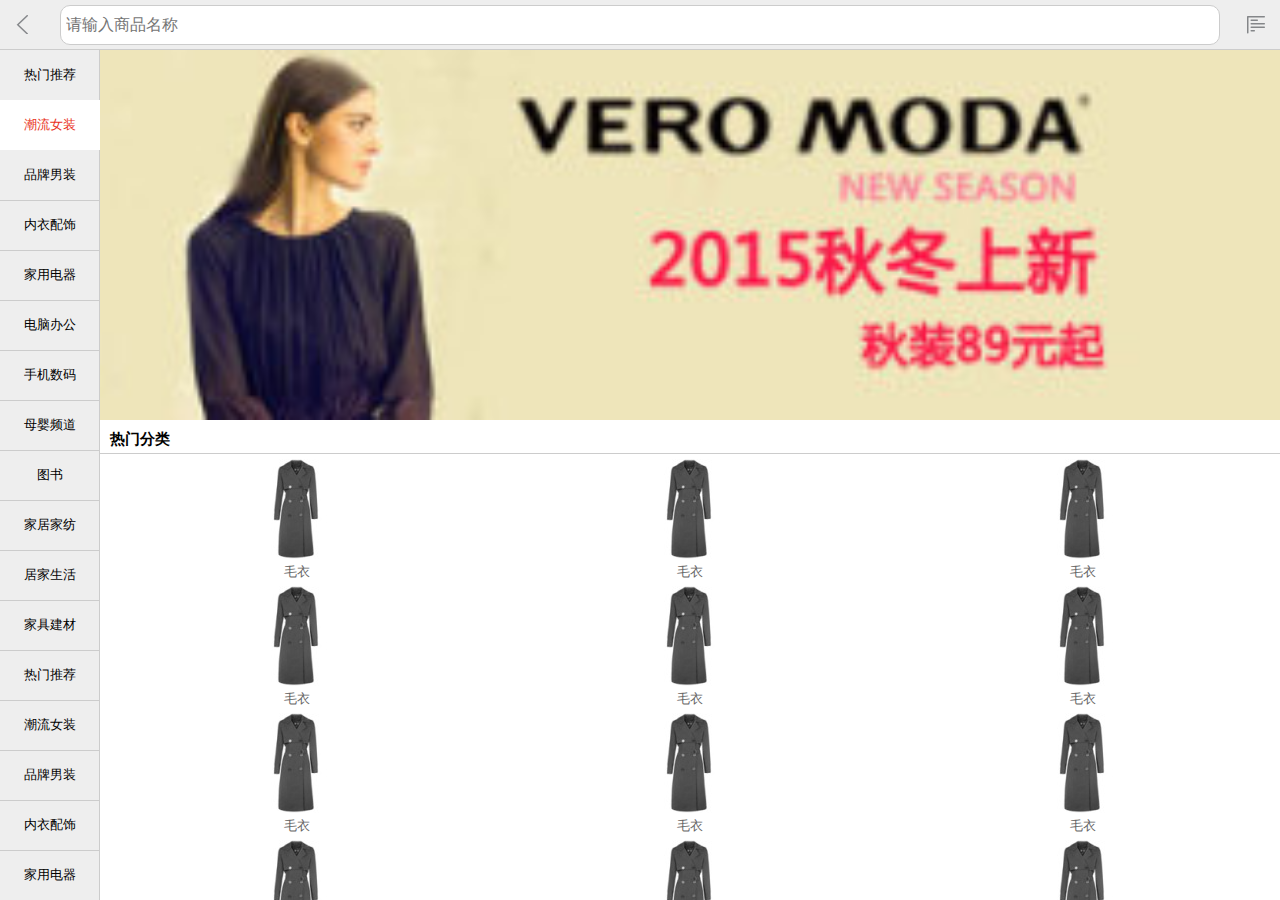
<file: jd/categroy.html>
<!DOCTYPE html>
<html lang="en">
<head>
    <meta charset="UTF-8">
    <meta name="viewport" content="width=device-width, initial-scale=1.0">
    <meta http-equiv="X-UA-Compatible" content="ie=edge">
    <title>Document</title>
    <link rel="stylesheet" href="css/base.css">
    <link rel="stylesheet" href="css/categroy1.css">
</head>
<body>
    <div class="ct_layout">
        <div class="ct_header">
            <a href="javascript:;" class="ct_back"></a>
            <form action="" class="ct_search">
                <input type="text" placeholder="请输入商品名称">
            </form>
            <a href="javascript:;" class="ct_menu"></a>
        </div>
        <div class="ct_content">
            <div class="ct_cLeft">
                <ul>
                    <li class=""><a href="javascript:;">热门推荐</a></li>
                    <li class="active"><a href="javascript:;">潮流女装</a></li>
                    <li class=""><a href="javascript:;">品牌男装</a></li>
                    <li class=""><a href="javascript:;">内衣配饰</a></li>
                    <li class=""><a href="javascript:;">家用电器</a></li>
                    <li class=""><a href="javascript:;">电脑办公</a></li>
                    <li class=""><a href="javascript:;">手机数码</a></li>
                    <li class=""><a href="javascript:;">母婴频道</a></li>
                    <li class=""><a href="javascript:;">图书</a></li>
                    <li class=""><a href="javascript:;">家居家纺</a></li>
                    <li class=""><a href="javascript:;">居家生活</a></li>
                    <li class=""><a href="javascript:;">家具建材</a></li>
                    <li class=""><a href="javascript:;">热门推荐</a></li>
                    <li class=""><a href="javascript:;">潮流女装</a></li>
                    <li class=""><a href="javascript:;">品牌男装</a></li>
                    <li class=""><a href="javascript:;">内衣配饰</a></li>
                    <li class=""><a href="javascript:;">家用电器</a></li>
                    <li class=""><a href="javascript:;">电脑办公</a></li>
                    <li class=""><a href="javascript:;">手机数码</a></li>
                    <li class=""><a href="javascript:;">母婴频道</a></li>
                    <li class=""><a href="javascript:;">图书</a></li>
                    <li class=""><a href="javascript:;">家居家纺</a></li>
                    <li class=""><a href="javascript:;">居家生活</a></li>
                    <li class=""><a href="javascript:;">家具建材</a></li>
                </ul>
            </div>
            <div class="ct_cRight">
                <a href="javascript:;" class="ct_rImg">
                    <img src="uploads/banner_1.jpg" alt="">
                </a>
                <h3>热门分类</h3>
                <div class="ct_hotCategroy">
                    <ul>
                        <li>
                            <a href="javascript:;">
                                <img src="./images/nv-fy.jpg" alt="">
                                <p>毛衣</p>
                            </a>
                        </li>
                        <li>
                            <a href="javascript:;">
                                <img src="./images/nv-fy.jpg" alt="">
                                <p>毛衣</p>
                            </a>
                        </li><li>
                        <a href="javascript:;">
                            <img src="./images/nv-fy.jpg" alt="">
                            <p>毛衣</p>
                        </a>
                        </li><li>
                            <a href="javascript:;">
                                <img src="./images/nv-fy.jpg" alt="">
                                <p>毛衣</p>
                            </a>
                        </li><li>
                            <a href="javascript:;">
                                <img src="./images/nv-fy.jpg" alt="">
                                <p>毛衣</p>
                            </a>
                        </li><li>
                            <a href="javascript:;">
                                <img src="./images/nv-fy.jpg" alt="">
                                <p>毛衣</p>
                            </a>
                        </li><li>
                            <a href="javascript:;">
                                <img src="./images/nv-fy.jpg" alt="">
                                <p>毛衣</p>
                            </a>
                        </li><li>
                            <a href="javascript:;">
                                <img src="./images/nv-fy.jpg" alt="">
                                <p>毛衣</p>
                            </a>
                        </li><li>
                            <a href="javascript:;">
                                <img src="./images/nv-fy.jpg" alt="">
                                <p>毛衣</p>
                            </a>
                        </li><li>
                            <a href="javascript:;">
                                <img src="./images/nv-fy.jpg" alt="">
                                <p>毛衣</p>
                            </a>
                        </li><li>
                            <a href="javascript:;">
                                <img src="./images/nv-fy.jpg" alt="">
                                <p>毛衣</p>
                            </a>
                        </li><li>
                            <a href="javascript:;">
                                <img src="./images/nv-fy.jpg" alt="">
                                <p>毛衣</p>
                            </a>
                        </li><li>
                            <a href="javascript:;">
                                <img src="./images/nv-fy.jpg" alt="">
                                <p>毛衣</p>
                            </a>
                        </li><li>
                            <a href="javascript:;">
                                <img src="./images/nv-fy.jpg" alt="">
                                <p>毛衣</p>
                            </a>
                        </li><li>
                            <a href="javascript:;">
                                <img src="./images/nv-fy.jpg" alt="">
                                <p>毛衣</p>
                            </a>
                        </li><li>
                            <a href="javascript:;">
                                <img src="./images/nv-fy.jpg" alt="">
                                <p>毛衣</p>
                            </a>
                        </li><li>
                            <a href="javascript:;">
                                <img src="./images/nv-fy.jpg" alt="">
                                <p>毛衣</p>
                            </a>
                        </li><li>
                            <a href="javascript:;">
                                <img src="./images/nv-fy.jpg" alt="">
                                <p>毛衣</p>
                            </a>
                        </li><li>
                            <a href="javascript:;">
                                <img src="./images/nv-fy.jpg" alt="">
                                <p>毛衣</p>
                            </a>
                        </li><li>
                            <a href="javascript:;">
                                <img src="./images/nv-fy.jpg" alt="">
                                <p>毛衣</p>
                            </a>
                        </li><li>
                            <a href="javascript:;">
                                <img src="./images/nv-fy.jpg" alt="">
                                <p>毛衣</p>
                            </a>
                        </li><li>
                            <a href="javascript:;">
                                <img src="./images/nv-fy.jpg" alt="">
                                <p>毛衣</p>
                            </a>
                        </li><li>
                            <a href="javascript:;">
                                <img src="./images/nv-fy.jpg" alt="">
                                <p>毛衣</p>
                            </a>
                        </li><li>
                            <a href="javascript:;">
                                <img src="./images/nv-fy.jpg" alt="">
                                <p>毛衣</p>
                            </a>
                        </li><li>
                            <a href="javascript:;">
                                <img src="./images/nv-fy.jpg" alt="">
                                <p>毛衣</p>
                            </a>
                        </li><li>
                            <a href="javascript:;">
                                <img src="./images/nv-fy.jpg" alt="">
                                <p>毛衣</p>
                            </a>
                        </li><li>
                            <a href="javascript:;">
                                <img src="./images/nv-fy.jpg" alt="">
                                <p>毛衣</p>
                            </a>
                        </li><li>
                            <a href="javascript:;">
                                <img src="./images/nv-fy.jpg" alt="">
                                <p>毛衣</p>
                            </a>
                        </li><li>
                            <a href="javascript:;">
                                <img src="./images/nv-fy.jpg" alt="">
                                <p>毛衣</p>
                            </a>
                        </li><li>
                            <a href="javascript:;">
                                <img src="./images/nv-fy.jpg" alt="">
                                <p>毛衣</p>
                            </a>
                        </li><li>
                            <a href="javascript:;">
                                <img src="./images/nv-fy.jpg" alt="">
                                <p>毛衣</p>
                            </a>
                        </li><li>
                            <a href="javascript:;">
                                <img src="./images/nv-fy.jpg" alt="">
                                <p>毛衣</p>
                            </a>
                        </li><li>
                            <a href="javascript:;">
                                <img src="./images/nv-fy.jpg" alt="">
                                <p>毛衣</p>
                            </a>
                        </li><li>
                            <a href="javascript:;">
                                <img src="./images/nv-fy.jpg" alt="">
                                <p>毛衣</p>
                            </a>
                        </li><li>
                            <a href="javascript:;">
                                <img src="./images/nv-fy.jpg" alt="">
                                <p>毛衣</p>
                            </a>
                        </li><li>
                            <a href="javascript:;">
                                <img src="./images/nv-fy.jpg" alt="">
                                <p>毛衣</p>
                            </a>
                        </li><li>
                            <a href="javascript:;">
                                <img src="./images/nv-fy.jpg" alt="">
                                <p>毛衣</p>
                            </a>
                        </li><li>
                            <a href="javascript:;">
                                <img src="./images/nv-fy.jpg" alt="">
                                <p>毛衣</p>
                            </a>
                        </li><li>
                            <a href="javascript:;">
                                <img src="./images/nv-fy.jpg" alt="">
                                <p>毛衣</p>
                            </a>
                        </li><li>
                            <a href="javascript:;">
                                <img src="./images/nv-fy.jpg" alt="">
                                <p>毛衣</p>
                            </a>
                        </li><li>
                            <a href="javascript:;">
                                <img src="./images/nv-fy.jpg" alt="">
                                <p>毛衣</p>
                            </a>
                        </li><li>
                            <a href="javascript:;">
                                <img src="./images/nv-fy.jpg" alt="">
                                <p>毛衣</p>
                            </a>
                        </li><li>
                            <a href="javascript:;">
                                <img src="./images/nv-fy.jpg" alt="">
                                <p>毛衣</p>
                            </a>
                        </li><li>
                            <a href="javascript:;">
                                <img src="./images/nv-fy.jpg" alt="">
                                <p>毛衣</p>
                            </a>
                        </li><li>
                            <a href="javascript:;">
                                <img src="./images/nv-fy.jpg" alt="">
                                <p>毛衣</p>
                            </a>
                        </li><li>
                            <a href="javascript:;">
                                <img src="./images/nv-fy.jpg" alt="">
                                <p>毛衣</p>
                            </a>
                        </li><li>
                            <a href="javascript:;">
                                <img src="./images/nv-fy.jpg" alt="">
                                <p>毛衣</p>
                            </a>
                        </li><li>
                            <a href="javascript:;">
                                <img src="./images/nv-fy.jpg" alt="">
                                <p>毛衣</p>
                            </a>
                        </li><li>
                            <a href="javascript:;">
                                <img src="./images/nv-fy.jpg" alt="">
                                <p>毛衣</p>
                            </a>
                        </li><li>
                            <a href="javascript:;">
                                <img src="./images/nv-fy.jpg" alt="">
                                <p>毛衣</p>
                            </a>
                        </li><li>
                            <a href="javascript:;">
                                <img src="./images/nv-fy.jpg" alt="">
                                <p>毛衣</p>
                            </a>
                        </li><li>
                            <a href="javascript:;">
                                <img src="./images/nv-fy.jpg" alt="">
                                <p>毛衣</p>
                            </a>
                        </li><li>
                            <a href="javascript:;">
                                <img src="./images/nv-fy.jpg" alt="">
                                <p>毛衣</p>
                            </a>
                        </li><li>
                            <a href="javascript:;">
                                <img src="./images/nv-fy.jpg" alt="">
                                <p>毛衣</p>
                            </a>
                        </li><li>
                            <a href="javascript:;">
                                <img src="./images/nv-fy.jpg" alt="">
                                <p>毛衣</p>
                            </a>
                        </li><li>
                            <a href="javascript:;">
                                <img src="./images/nv-fy.jpg" alt="">
                                <p>毛衣</p>
                            </a>
                        </li><li>
                            <a href="javascript:;">
                                <img src="./images/nv-fy.jpg" alt="">
                                <p>毛衣</p>
                            </a>
                        </li><li>
                            <a href="javascript:;">
                                <img src="./images/nv-fy.jpg" alt="">
                                <p>毛衣</p>
                            </a>
                        </li><li>
                            <a href="javascript:;">
                                <img src="./images/nv-fy.jpg" alt="">
                                <p>毛衣</p>
                            </a>
                        </li><li>
                            <a href="javascript:;">
                                <img src="./images/nv-fy.jpg" alt="">
                                <p>毛衣</p>
                            </a>
                        </li><li>
                            <a href="javascript:;">
                                <img src="./images/nv-fy.jpg" alt="">
                                <p>毛衣</p>
                            </a>
                        </li><li>
                            <a href="javascript:;">
                                <img src="./images/nv-fy.jpg" alt="">
                                <p>毛衣</p>
                            </a>
                        </li><li>
                            <a href="javascript:;">
                                <img src="./images/nv-fy.jpg" alt="">
                                <p>毛衣</p>
                            </a>
                        </li><li>
                            <a href="javascript:;">
                                <img src="./images/nv-fy.jpg" alt="">
                                <p>毛衣</p>
                            </a>
                        </li><li>
                            <a href="javascript:;">
                                <img src="./images/nv-fy.jpg" alt="">
                                <p>毛衣</p>
                            </a>
                        </li><li>
                            <a href="javascript:;">
                                <img src="./images/nv-fy.jpg" alt="">
                                <p>毛衣</p>
                            </a>
                        </li><li>
                            <a href="javascript:;">
                                <img src="./images/nv-fy.jpg" alt="">
                                <p>毛衣</p>
                            </a>
                        </li><li>
                            <a href="javascript:;">
                                <img src="./images/nv-fy.jpg" alt="">
                                <p>毛衣</p>
                            </a>
                        </li><li>
                            <a href="javascript:;">
                                <img src="./images/nv-fy.jpg" alt="">
                                <p>毛衣</p>
                            </a>
                        </li><li>
                            <a href="javascript:;">
                                <img src="./images/nv-fy.jpg" alt="">
                                <p>毛衣</p>
                            </a>
                        </li><li>
                            <a href="javascript:;">
                                <img src="./images/nv-fy.jpg" alt="">
                                <p>毛衣</p>
                            </a>
                        </li><li>
                            <a href="javascript:;">
                                <img src="./images/nv-fy.jpg" alt="">
                                <p>毛衣</p>
                            </a>
                        </li><li>
                            <a href="javascript:;">
                                <img src="./images/nv-fy.jpg" alt="">
                                <p>毛衣</p>
                            </a>
                        </li><li>
                            <a href="javascript:;">
                                <img src="./images/nv-fy.jpg" alt="">
                                <p>毛衣</p>
                            </a>
                        </li><li>
                            <a href="javascript:;">
                                <img src="./images/nv-fy.jpg" alt="">
                                <p>毛衣</p>
                            </a>
                        </li><li>
                            <a href="javascript:;">
                                <img src="./images/nv-fy.jpg" alt="">
                                <p>毛衣</p>
                            </a>
                        </li><li>
                            <a href="javascript:;">
                                <img src="./images/nv-fy.jpg" alt="">
                                <p>毛衣</p>
                            </a>
                        </li><li>
                            <a href="javascript:;">
                                <img src="./images/nv-fy.jpg" alt="">
                                <p>毛衣</p>
                            </a>
                        </li><li>
                            <a href="javascript:;">
                                <img src="./images/nv-fy.jpg" alt="">
                                <p>毛衣</p>
                            </a>
                        </li><li>
                            <a href="javascript:;">
                                <img src="./images/nv-fy.jpg" alt="">
                                <p>毛衣</p>
                            </a>
                        </li><li>
                            <a href="javascript:;">
                                <img src="./images/nv-fy.jpg" alt="">
                                <p>毛衣</p>
                            </a>
                        </li><li>
                            <a href="javascript:;">
                                <img src="./images/nv-fy.jpg" alt="">
                                <p>毛衣</p>
                            </a>
                        </li><li>
                            <a href="javascript:;">
                                <img src="./images/nv-fy.jpg" alt="">
                                <p>毛衣</p>
                            </a>
                        </li><li>
                            <a href="javascript:;">
                                <img src="./images/nv-fy.jpg" alt="">
                                <p>毛衣</p>
                            </a>
                        </li><li>
                            <a href="javascript:;">
                                <img src="./images/nv-fy.jpg" alt="">
                                <p>毛衣</p>
                            </a>
                        </li><li>
                            <a href="javascript:;">
                                <img src="./images/nv-fy.jpg" alt="">
                                <p>毛衣</p>
                            </a>
                        </li>
                    </ul>
            
                </div>
            </div>
        </div>
    </div>
</body>
</html>
</file>
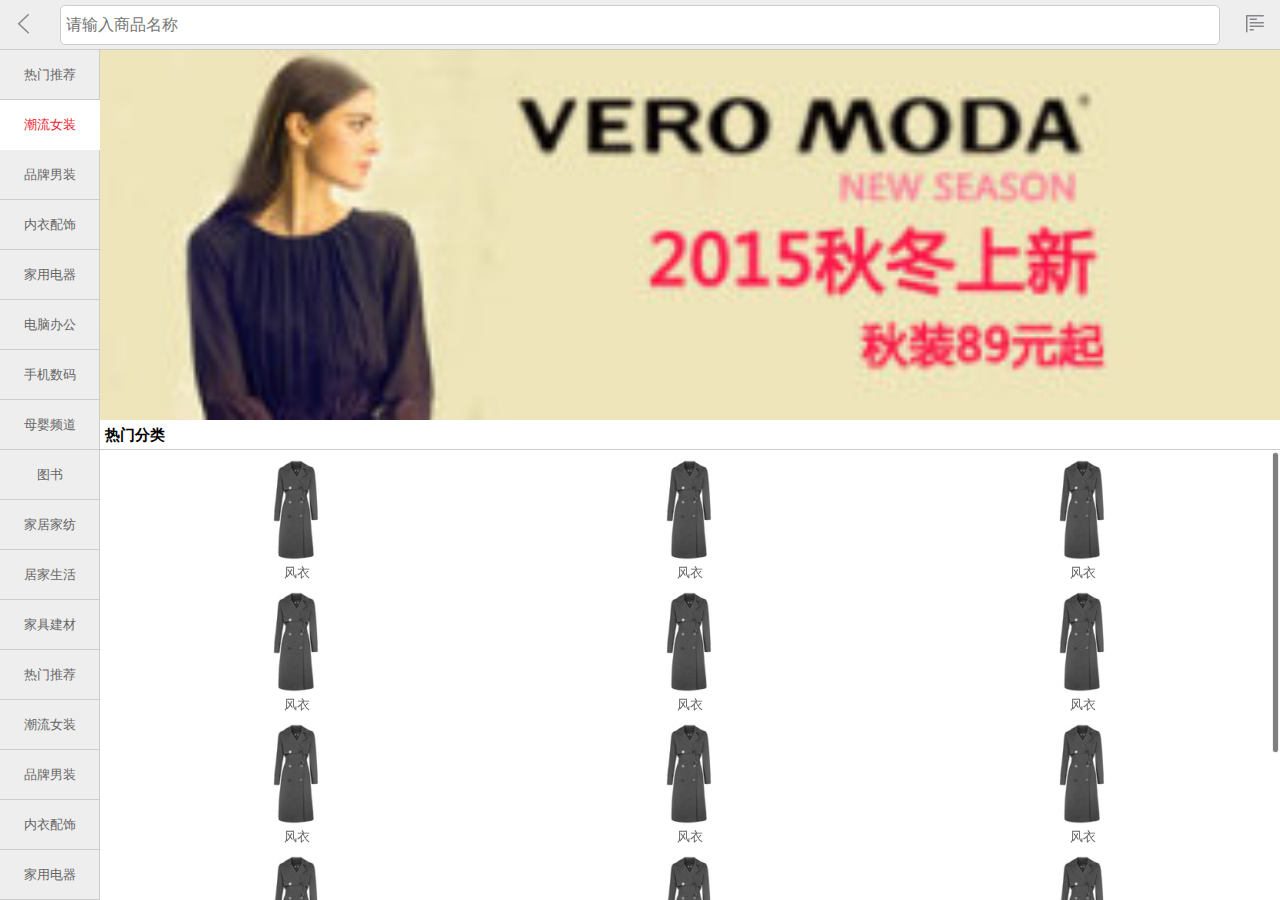
<file: jd/jd_categroy.html>
<!DOCTYPE html>
<html lang="en">
<head>
    <meta charset="UTF-8">
    <meta name="viewport" content="width=device-width, initial-scale=1.0">
    <meta http-equiv="X-UA-Compatible" content="ie=edge">
    <title>Document</title>
    <link rel="stylesheet" href="css/base.css">
    <link rel="stylesheet" href="css/categroy.css">
    <script src="js/fastclick.js"></script>
    <script>
        if ('addEventListener' in document) {
	        document.addEventListener('DOMContentLoaded', function() {
		    FastClick.attach(document.body);
	        }, false);
        }
    </script>
    <script src="js/categroy.js"></script>
    
</head>
<body>
    <div class="ct_layout">
        <div class="ct_header">
            <a href="javascript:;" class="ct_back"></a>
            <form action="" class="ct_search">
                <input type="text" placeholder="请输入商品名称">
            </form>
            <a href="javascript:;" class="ct_menu"></a>
        </div>
        <div class="ct_content">
            <div class="ct_left">
                <ul>
                    <li class=""><a href="javascript:;">热门推荐</a></li>
                    <li class="active"><a href="javascript:;">潮流女装</a></li>
                    <li class=""><a href="javascript:;">品牌男装</a></li>
                    <li class=""><a href="javascript:;">内衣配饰</a></li>
                    <li class=""><a href="javascript:;">家用电器</a></li>
                    <li class=""><a href="javascript:;">电脑办公</a></li>
                    <li class=""><a href="javascript:;">手机数码</a></li>
                    <li class=""><a href="javascript:;">母婴频道</a></li>
                    <li class=""><a href="javascript:;">图书</a></li>
                    <li class=""><a href="javascript:;">家居家纺</a></li>
                    <li class=""><a href="javascript:;">居家生活</a></li>
                    <li class=""><a href="javascript:;">家具建材</a></li>
                    <li class=""><a href="javascript:;">热门推荐</a></li>
                    <li class=""><a href="javascript:;">潮流女装</a></li>
                    <li class=""><a href="javascript:;">品牌男装</a></li>
                    <li class=""><a href="javascript:;">内衣配饰</a></li>
                    <li class=""><a href="javascript:;">家用电器</a></li>
                    <li class=""><a href="javascript:;">电脑办公</a></li>
                    <li class=""><a href="javascript:;">手机数码</a></li>
                    <li class=""><a href="javascript:;">母婴频道</a></li>
                    <li class=""><a href="javascript:;">图书</a></li>
                    <li class=""><a href="javascript:;">家居家纺</a></li>
                    <li class=""><a href="javascript:;">居家生活</a></li>
                    <li class=""><a href="javascript:;">家具建材</a></li>
                </ul>
            </div>
            <div class="ct_right">
                <a href="javascript:;" class="ct_rImg">
                    <img src="uploads/banner_1.jpg" alt="">
                </a>
                <h3>热门分类</h3>
                <div class="ct_hotCategroy " style="position:relative">
                    <ul style="overflow:hidden">
                        <li>
                            <a href="javascript:;">
                                <img src="uploads/nv-fy.jpg" alt="">
                                <p>风衣</p>
                            </a>
                        </li>
                        <li>
                            <a href="javascript:;">
                                <img src="uploads/nv-fy.jpg" alt="">
                                <p>风衣</p>
                            </a>
                        </li>
                        <li>
                            <a href="javascript:;">
                                <img src="uploads/nv-fy.jpg" alt="">
                                <p>风衣</p>
                            </a>
                        </li>
                        <li>
                            <a href="javascript:;">
                                <img src="uploads/nv-fy.jpg" alt="">
                                <p>风衣</p>
                            </a>
                        </li>
                        <li>
                            <a href="javascript:;">
                                <img src="uploads/nv-fy.jpg" alt="">
                                <p>风衣</p>
                            </a>
                        </li>
                        <li>
                            <a href="javascript:;">
                                <img src="uploads/nv-fy.jpg" alt="">
                                <p>风衣</p>
                            </a>
                        </li> 
                        <li>
                            <a href="javascript:;">
                                <img src="uploads/nv-fy.jpg" alt="">
                                <p>风衣</p>
                            </a>
                        </li>
                        <li>
                            <a href="javascript:;">
                                <img src="uploads/nv-fy.jpg" alt="">
                                <p>风衣</p>
                            </a>
                        </li>
                        <li>
                            <a href="javascript:;">
                                <img src="uploads/nv-fy.jpg" alt="">
                                <p>风衣</p>
                            </a>
                        </li>
                        <li>
                            <a href="javascript:;">
                                <img src="uploads/nv-fy.jpg" alt="">
                                <p>风衣</p>
                            </a>
                        </li>
                        <li>
                            <a href="javascript:;">
                                <img src="uploads/nv-fy.jpg" alt="">
                                <p>风衣</p>
                            </a>
                        </li>
                        <li>
                            <a href="javascript:;">
                                <img src="uploads/nv-fy.jpg" alt="">
                                <p>风衣</p>
                            </a>
                        </li>
                        <li>
                            <a href="javascript:;">
                                <img src="uploads/nv-fy.jpg" alt="">
                                <p>风衣</p>
                            </a>
                        </li>
                        <li>
                            <a href="javascript:;">
                                <img src="uploads/nv-fy.jpg" alt="">
                                <p>风衣</p>
                            </a>
                        </li>
                        <li>
                            <a href="javascript:;">
                                <img src="uploads/nv-fy.jpg" alt="">
                                <p>风衣</p>
                            </a>
                        </li>
                    </ul>
                </div>
            </div>
        </div>
    </div>
    <script src="js/iscroll.js"></script>
    <script type="text/javascript">
        var myScroll = new IScroll('.ct_hotCategroy', {
            mouseWheel: true,
            scrollbars: true
        });
    </script>
</body>
</html>
</file>
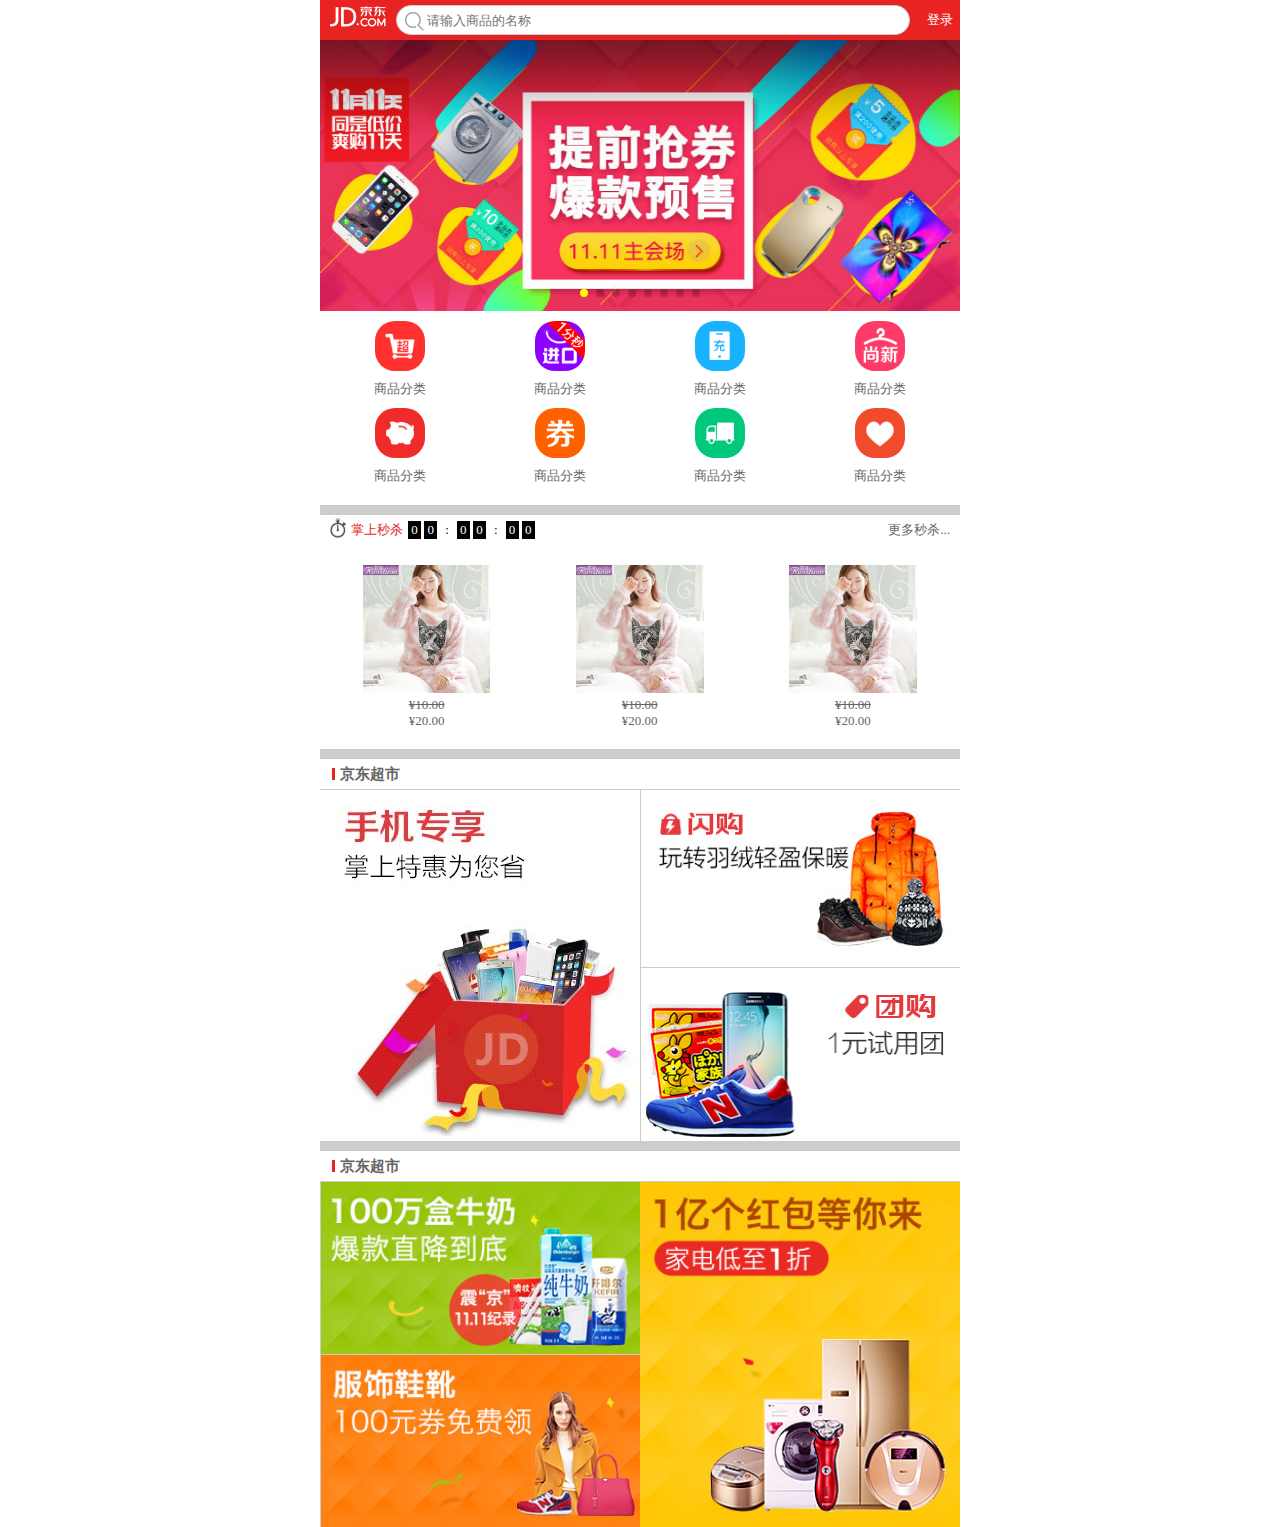
<file: jd/jd_index.1.html>
<!DOCTYPE html>
<html lang="en">

<head>
    <meta charset="UTF-8">
    <!-- 移动端适配 -->
    <meta name="viewport" content="width=device-width, initial-scale=1.0">
    <meta http-equiv="X-UA-Compatible" content="ie=edge">
    <title>Document</title>
    <link rel="stylesheet" href="css/base.css">
    <link rel="stylesheet" href="css/index.css">
    <link rel="stylesheet" href="css/swiper.min.css">
    <script src="js/index.js"></script>
    <script src="js/swiper.min.js"></script>
    <style>
        .swiper-slide img{
            width: 100%;
            display: block;
        }
        .swiper-pagination-bullet-active{
            background-color: yellow;
        }
        
    </style>
</head>

<body>
    <div class="jd_layout">
        <!-- 搜索块 -->
        <div class="jd_search">
            <a href="javascript:;" class="logo"></a>
            <form action="" class="searchBox">
                <input type="text" placeholder="请输入商品的名称">
            </form>
            <a href="javascript:;" class="login">登录</a>
        </div>
        <!-- 轮播图 -->
        <div class=" swiper-container">
            <ul class=" swiper-wrapper">
                <li class="swiper-slide">
                    <img src="uploads/l1.jpg" alt="">
                </li>
                <li class="swiper-slide">
                    <img src="uploads/l2.jpg" alt="">
                </li>
                <li class="swiper-slide">
                    <img src="uploads/l3.jpg" alt="">
                </li>
                <li class="swiper-slide">
                    <img src="uploads/l4.jpg" alt="">
                </li>
                <li class="swiper-slide">
                    <img src="uploads/l5.jpg" alt="">
                </li>
                <li class="swiper-slide">
                    <img src="uploads/l6.jpg" alt="">
                </li>
                <li class="swiper-slide">
                    <img src="uploads/l7.jpg" alt="">
                </li>
                <li class="swiper-slide">
                    <img src="uploads/l8.jpg" alt="">
                </li>
            </ul>
            <div class="swiper-pagination"></div>

            <!-- <div class="dianBox">
                <li class="active"></li>
                <li></li>
                <li></li>
                <li></li>
                <li></li>
                <li></li>
                <li></li>
                <li></li>
            </div> -->
        </div>
        <!-- 导航块 -->
        <div class="jd_nav clearfix">
            <ul>
                <li>
                    <img src="images/nav_1.png" alt="">
                    <p>商品分类</p>
                </li>
                <li>
                    <img src="images/nav_2.png" alt="">
                    <p>商品分类</p>
                </li>
                <li>
                    <img src="images/nav_3.png" alt="">
                    <p>商品分类</p>
                </li>
                <li>
                    <img src="images/nav_4.png" alt="">
                    <p>商品分类</p>
                </li>
                <li>
                    <img src="images/nav_5.png" alt="">
                    <p>商品分类</p>
                </li>
                <li>
                    <img src="images/nav_6.png" alt="">
                    <p>商品分类</p>
                </li>
                <li>
                    <img src="images/nav_7.png" alt="">
                    <p>商品分类</p>
                </li>
                <li>
                    <img src="images/nav_8.png" alt="">
                    <p>商品分类</p>
                </li>
            </ul>
        </div>
        <!-- 产品块 -->
        <div class="jd_product">
            <div class="jd_productBox zhou">
                <div class="jd_pHeader">
                    <div class="jd_left f_left">
                        <span class="jd_sk_icon f_left"></span>
                        <span class="jd_sk_text f_left">掌上秒杀</span>
                        <div class="jd_sk_time f_left">
                            <span>0</span>
                            <span>0</span>
                            <span>:</span>
                            <span>0</span>
                            <span>0</span>
                            <span>:</span>
                            <span>0</span>
                            <span>0</span>
                        </div>
                    </div>
                    <div class="jd_right f_right">更多秒杀...</div>
                </div>
                <div class="jd_Pcontent clearfix">
                    <ul>
                        <li>
                            <img src="uploads/detail01.jpg" alt="">
                            <del><p>&yen;10.00</p></del>
                            <p>&yen;20.00</p>
                        </li>
                        <li>
                            <img src="uploads/detail01.jpg" alt="">
                            <del><p>&yen;10.00</p></del>
                            <p>&yen;20.00</p>
                        </li>
                        <li>
                            <img src="uploads/detail01.jpg" alt="">
                            <del><p>&yen;10.00</p></del>
                            <p>&yen;20.00</p>
                        </li>
                    </ul>
                </div>
            </div>

            <div class="jd_productBox ">
                <div class="jd_pHeader">
                    <h3>京东超市</h3>
                </div>
                <div class="jd_PContent clearfix">
                    <a href="javascript:;" class="f_left b_top">
                        <img src="uploads/cp1.jpg" alt="">
                    </a>
                    <a href="javascript:;" class="f_left b_top b_bottom b_left">
                        <img src="uploads/cp2.jpg" alt="">
                    </a>
                    <a href="javascript:;" class="f_left b_left">
                        <img src="uploads/cp3.jpg" alt="">
                    </a>
                </div>
            </div>
            <div class="jd_productBox">
                <div class="jd_pHeader">
                    <h3>京东超市</h3>
                </div>
                <div class="jd_PContent  clearfix">
                    <a href="javascript:;" class="f_right b_top">
                        <img src="uploads/cp4.jpg" alt="">
                    </a>
                    <a href="javascript:;" class="f_left b_top b_bottom b_left">
                        <img src="uploads/cp5.jpg" alt="">
                    </a>
                    <a href="javascript:;" class="f_left b_left">
                        <img src="uploads/cp6.jpg" alt="">
                    </a>
                </div>
            </div>
        </div>
    </div>
</body>
<script>
    // var mySwiper = new Swiper ('.swiper-container', {
    //         direction: 'horizontal', // 垂直切换选项
    //         loop: true, // 循环模式选项
            
    //         // 如果需要分页器
    //         pagination: {
    //             el: '.swiper-pagination',
    //         },
    //         grabCursor:true,  //拖拽抓手效果
    //         autoplay:true,     //设置定时器切换,自动播放
    //         // effect : 'cube',   //设置轮播图切换,为翻转效果
    //         // 如果需要前进后退按钮
    //         navigation: {
    //             nextEl: '.swiper-button-next',
    //             prevEl: '.swiper-button-prev',
    //         },
            
    //         // // 如果需要滚动条
    //         // scrollbar: {
    //         //     el: '.swiper-scrollbar',
    //         // },
    //     })        

        var mySwiper = new Swiper('.swiper-container', {
            speed: 1000, //图片切换时间
            // autoplay: {
            // delay: 3000 //
            // },

            autoplay: {
                disableOnInteraction: false,
                // true：停止 为false，用户操作swiper之后自动切换不会停止，每次都会重新启动autoplay,触碰，拖动，点击pagination等
            },

            grabCursor: true, //拖动时指针会变成抓手形状   关闭：false 开启：true
            direction: 'horizontal', // horizontal：横向切换    vertical  垂直切换选项
            loop: true, // 循环模式选项  关闭: false 开启: true
            effect: 'fade', //默认为"slide"（位移切换），可设置为'slide'（普通切换、默认）,"fade"（淡入）"cube"（方块）"coverflow"（3d流）"flip"（3d翻转）
            mousewheel: true, //开启鼠标滚轮控制Swiper切换 开启: true  关闭: false

            // 如果需要分页器
            pagination: {
                el: '.swiper-pagination',
                type: 'bullets', //‘bullets’ 圆点（ 默认）
                // type: 'fraction',    //‘ fraction’ 分式
                // type : 'progressbar',  //‘progressbar’ 进度条
                // type : 'custom',
                // bulletActiveClass: 'my-bullet-active',
                clickable: true, //点击分页器的指示点分页器会控制Swiper切换
                //hideOnClick :true, //默认分页器会一直显示。这个选项设置为true时点击Swiper会隐藏/显示分页器。
            },
            // 如果需要前进后退按钮
            // navigation: {
            //     nextEl: '.swiper-button-next',
            //     prevEl: '.swiper-button-prev',
            // },

            // 如果需要滚动条
            // scrollbar: {
            //     el: '.swiper-scrollbar',
            // },
        })

</script>
</html>
</file>
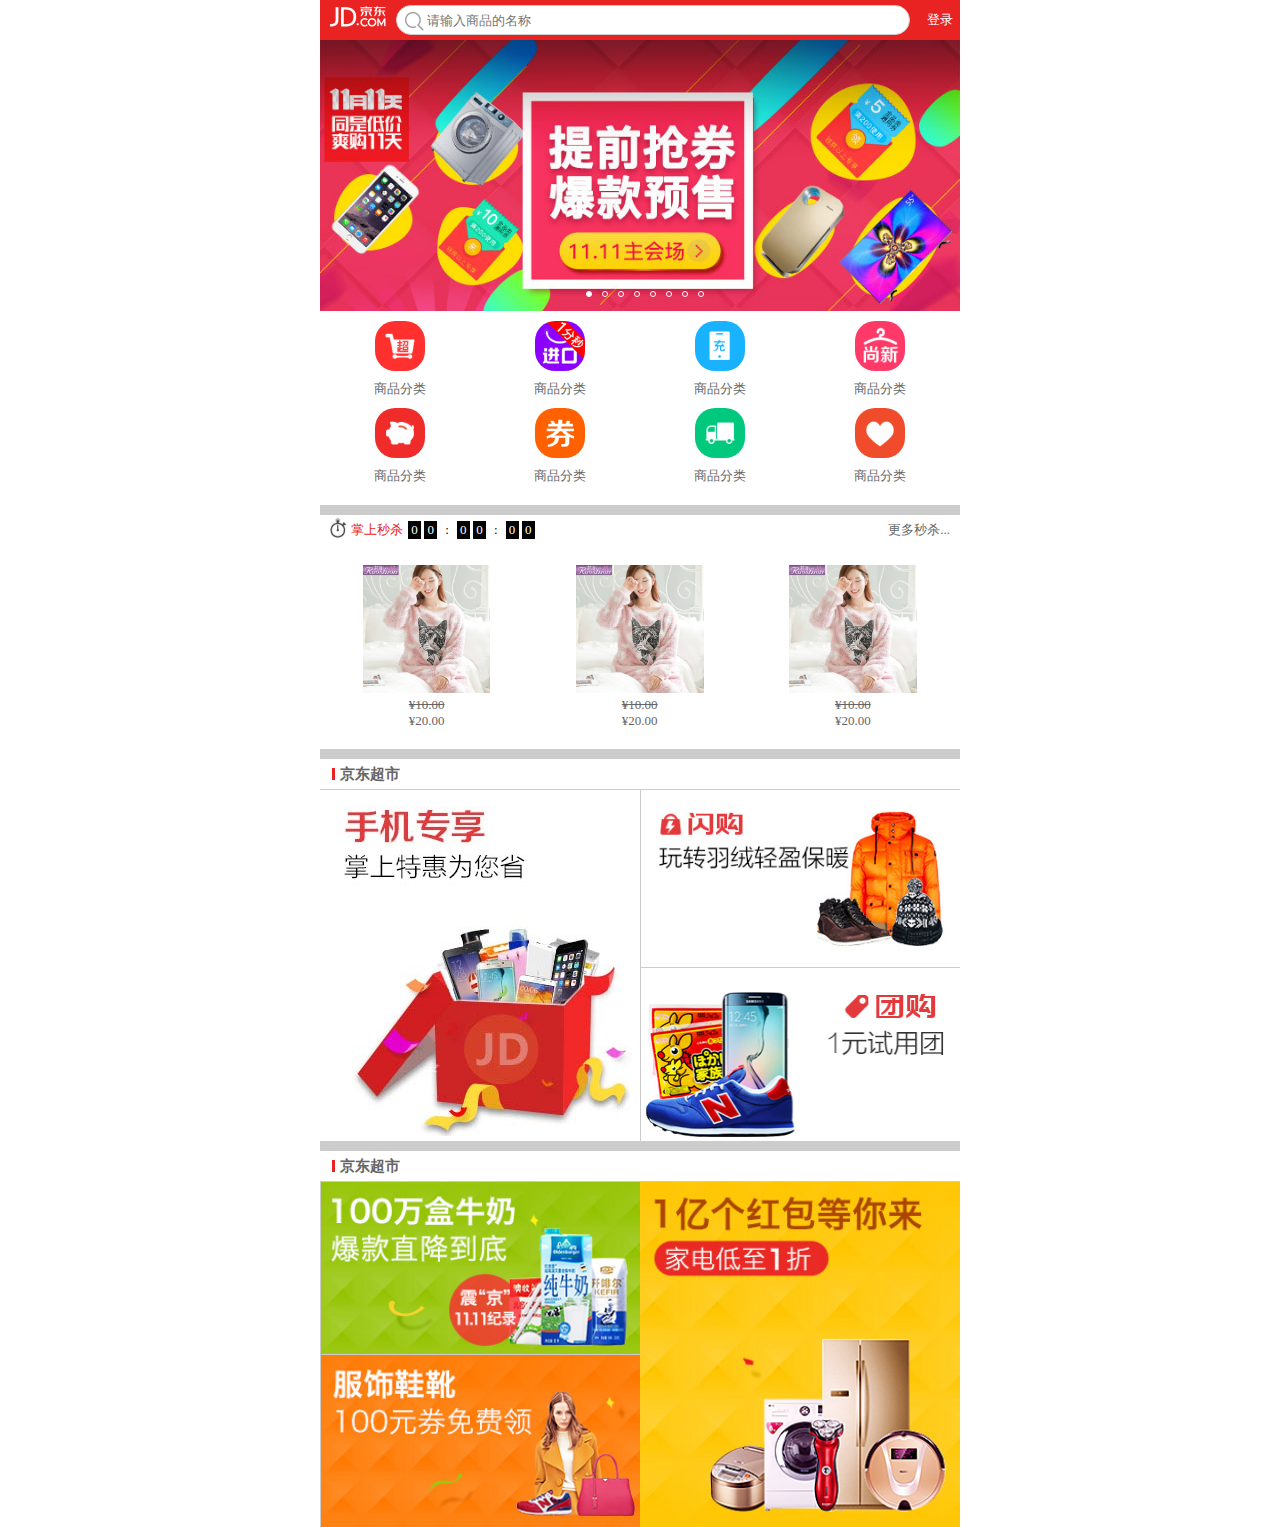
<file: jd/jd_index.html>
<!DOCTYPE html>
<html lang="en">

<head>
    <meta charset="UTF-8">
    <!-- 移动端适配 -->
    <meta name="viewport" content="width=device-width, initial-scale=1.0">
    <meta http-equiv="X-UA-Compatible" content="ie=edge">
    <title>Document</title>
    <link rel="stylesheet" href="css/base.css">
    <link rel="stylesheet" href="css/index.css">
    <link rel="stylesheet" href="css/swiper.min.css">
    <script src="js/index.js"></script>
    <script src="js/swiper.min.js"></script>
</head>

<body>
    <div class="jd_layout">
        <!-- 搜索块 -->
        <div class="jd_search">
            <a href="javascript:;" class="logo"></a>
            <form action="" class="searchBox">
                <input type="text" placeholder="请输入商品的名称">
            </form>
            <a href="javascript:;" class="login">登录</a>
        </div>
        <!-- 轮播图 -->
        <div class="jd_banner clearfix">
            <ul class="imgBox clearfix">
                <li>
                    <img src="uploads/l1.jpg" alt="">
                </li>
                <li>
                    <img src="uploads/l2.jpg" alt="">
                </li>
                <li>
                    <img src="uploads/l3.jpg" alt="">
                </li>
                <li>
                    <img src="uploads/l4.jpg" alt="">
                </li>
                <li>
                    <img src="uploads/l5.jpg" alt="">
                </li>
                <li>
                    <img src="uploads/l6.jpg" alt="">
                </li>
                <li>
                    <img src="uploads/l7.jpg" alt="">
                </li>
                <li>
                    <img src="uploads/l8.jpg" alt="">
                </li>
            </ul>
            <div class="dianBox">
                <li class="active"></li>
                <li></li>
                <li></li>
                <li></li>
                <li></li>
                <li></li>
                <li></li>
                <li></li>
            </div>
        </div>
        <!-- 导航块 -->
        <div class="jd_nav clearfix">
            <ul>
                <li>
                    <img src="images/nav_1.png" alt="">
                    <p>商品分类</p>
                </li>
                <li>
                    <img src="images/nav_2.png" alt="">
                    <p>商品分类</p>
                </li>
                <li>
                    <img src="images/nav_3.png" alt="">
                    <p>商品分类</p>
                </li>
                <li>
                    <img src="images/nav_4.png" alt="">
                    <p>商品分类</p>
                </li>
                <li>
                    <img src="images/nav_5.png" alt="">
                    <p>商品分类</p>
                </li>
                <li>
                    <img src="images/nav_6.png" alt="">
                    <p>商品分类</p>
                </li>
                <li>
                    <img src="images/nav_7.png" alt="">
                    <p>商品分类</p>
                </li>
                <li>
                    <img src="images/nav_8.png" alt="">
                    <p>商品分类</p>
                </li>
            </ul>
        </div>
        <!-- 产品块 -->
        <div class="jd_product">
            <div class="jd_productBox zhou">
                <div class="jd_pHeader">
                    <div class="jd_left f_left">
                        <span class="jd_sk_icon f_left"></span>
                        <span class="jd_sk_text f_left">掌上秒杀</span>
                        <div class="jd_sk_time f_left">
                            <span>0</span>
                            <span>0</span>
                            <span>:</span>
                            <span>0</span>
                            <span>0</span>
                            <span>:</span>
                            <span>0</span>
                            <span>0</span>
                        </div>
                    </div>
                    <div class="jd_right f_right">更多秒杀...</div>
                </div>
                <div class="jd_Pcontent clearfix">
                    <ul>
                        <li>
                            <img src="uploads/detail01.jpg" alt="">
                            <del><p>&yen;10.00</p></del>
                            <p>&yen;20.00</p>
                        </li>
                        <li>
                            <img src="uploads/detail01.jpg" alt="">
                            <del><p>&yen;10.00</p></del>
                            <p>&yen;20.00</p>
                        </li>
                        <li>
                            <img src="uploads/detail01.jpg" alt="">
                            <del><p>&yen;10.00</p></del>
                            <p>&yen;20.00</p>
                        </li>
                    </ul>
                </div>
            </div>

            <div class="jd_productBox ">
                <div class="jd_pHeader">
                    <h3>京东超市</h3>
                </div>
                <div class="jd_PContent clearfix">
                    <a href="javascript:;" class="f_left b_top">
                        <img src="uploads/cp1.jpg" alt="">
                    </a>
                    <a href="javascript:;" class="f_left b_top b_bottom b_left">
                        <img src="uploads/cp2.jpg" alt="">
                    </a>
                    <a href="javascript:;" class="f_left b_left">
                        <img src="uploads/cp3.jpg" alt="">
                    </a>
                </div>
            </div>
            <div class="jd_productBox">
                <div class="jd_pHeader">
                    <h3>京东超市</h3>
                </div>
                <div class="jd_PContent  clearfix">
                    <a href="javascript:;" class="f_right b_top">
                        <img src="uploads/cp4.jpg" alt="">
                    </a>
                    <a href="javascript:;" class="f_left b_top b_bottom b_left">
                        <img src="uploads/cp5.jpg" alt="">
                    </a>
                    <a href="javascript:;" class="f_left b_left">
                        <img src="uploads/cp6.jpg" alt="">
                    </a>
                </div>
            </div>
        </div>
    </div>
</body>

</html>
</file>
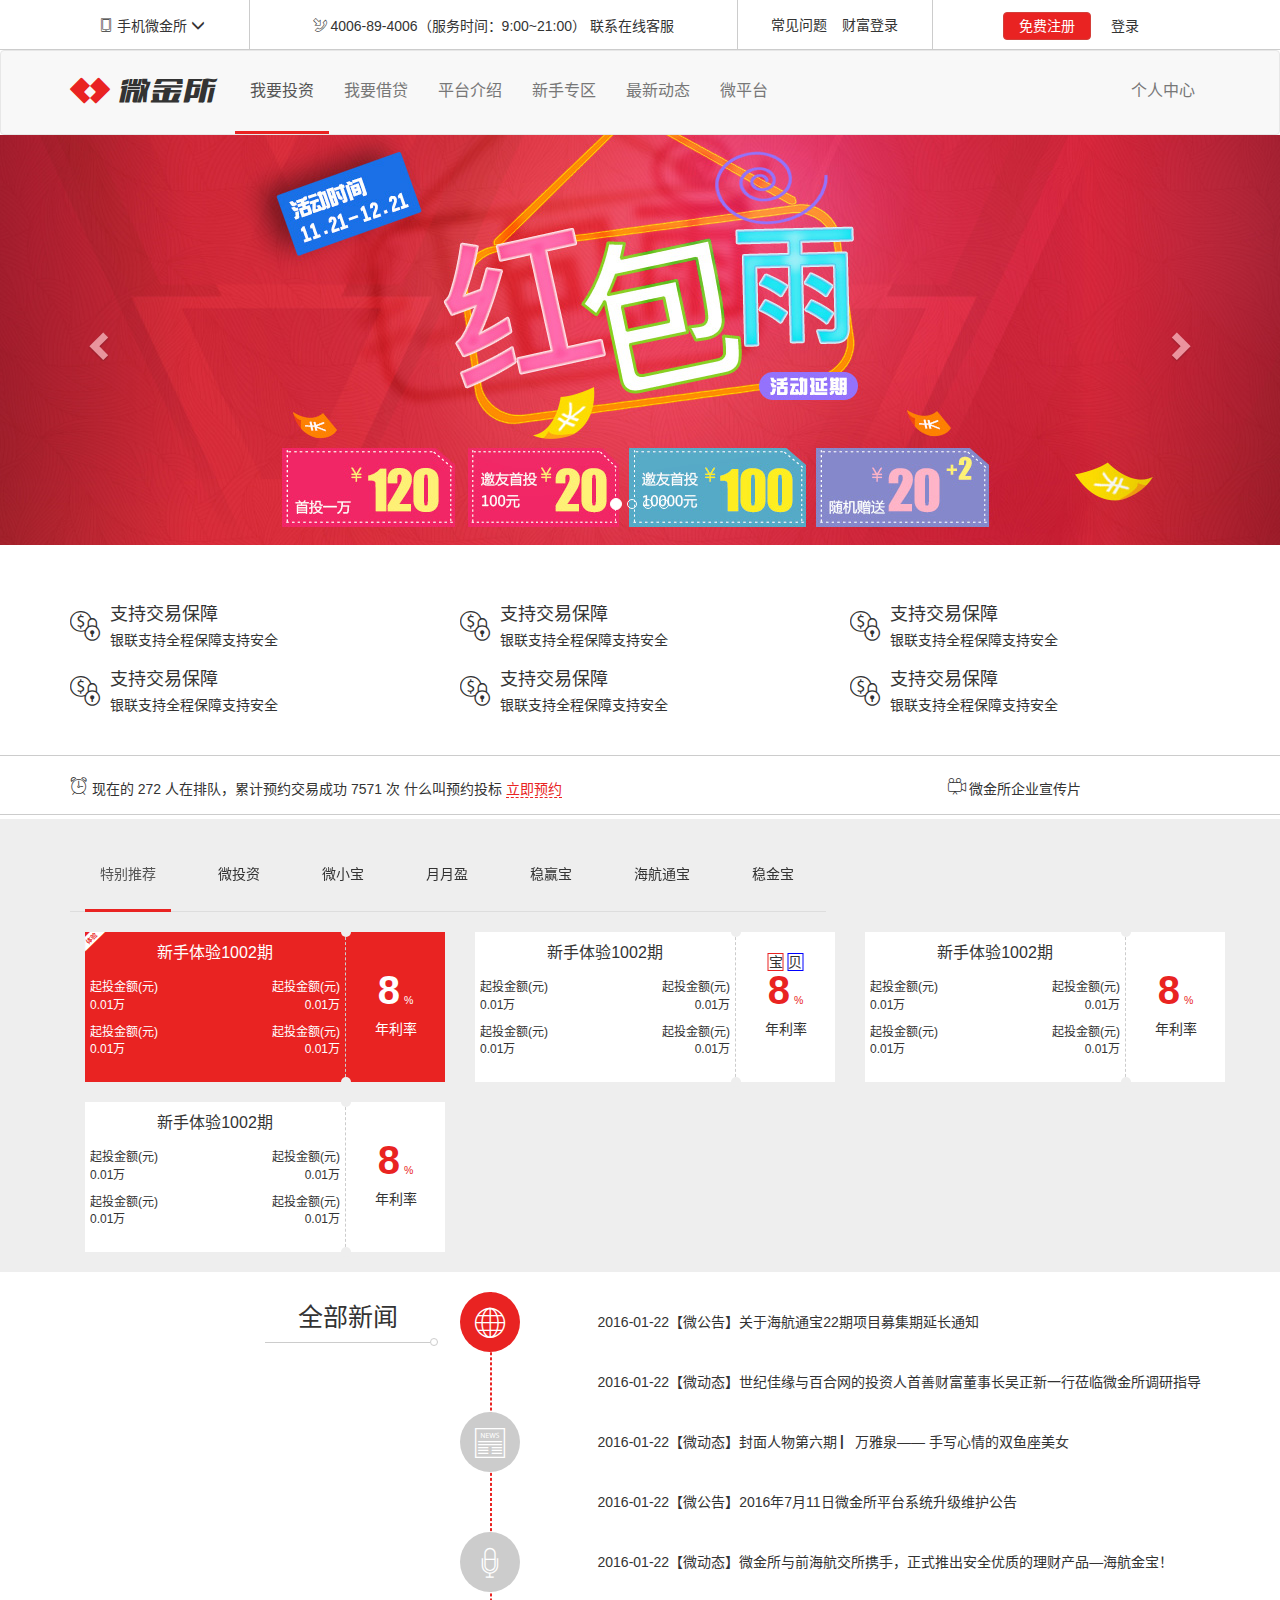
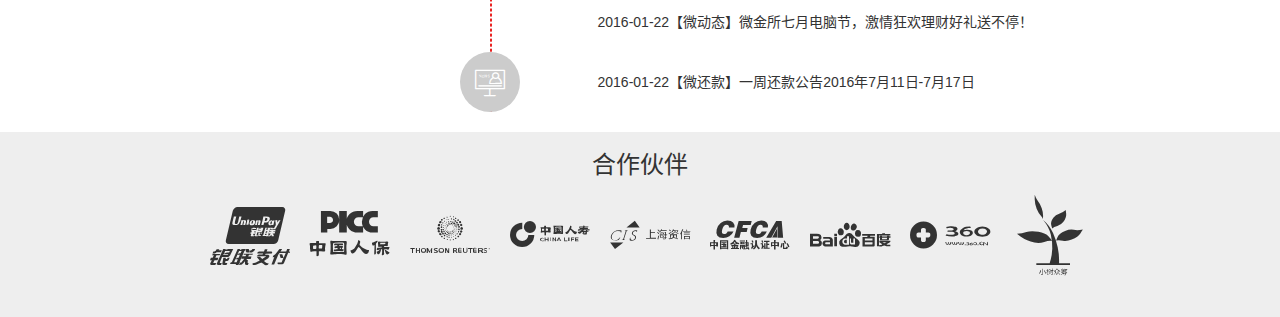
<file: wjs/wjs.html>
<!DOCTYPE html>
<html lang="zh-CN">
  <head>
    <meta charset="utf-8">
    <meta http-equiv="X-UA-Compatible" content="IE=edge">
    <meta name="viewport" content="width=device-width, initial-scale=1">
    <title>BootstrapTemplate</title>
    <!-- Bootstrap 引入bootstrap css文件 -->
    <link href="./lib/bootstrap/css/bootstrap.min.css" rel="stylesheet">
    <link rel="stylesheet" href="./css/base.css">
    <link rel="stylesheet" href="./css/wjs_index.css">
    <!--[if lt IE 9]>
      <script src="./lib/html5shiv/html5shiv.js"></script>
      <script src="./lib/respond/respond.js"></script>
    <![endif]-->
  
  </head>
  <body>
      <!-- 头部模块 -->
     <div class="wjs_header hidden-xs hidden-sm">
         <div class="container">
             <div class="row">
                 <div class="col-md-2">
                     <a href="javascript:;" class="wjs_code">
                         <span class="wjs_icon wjs_icon_phone"></span>
                         <span>手机微金所</span>
                         <span class="glyphicon glyphicon-menu-down"></span>
                         <img src="images/code.jpg" alt="">
                     </a>
                 </div>
                 <div class="col-md-5">
                     <span class="wjs_icon wjs_icon_tel"></span>
                     <a href="javascrit:;">4006-89-4006（服务时间：9:00~21:00） 联系在线客服</a>
                 </div>
                 <div class="col-md-2">
                     <a href="javascript:;">常见问题</a>&nbsp &nbsp
                     <a href="javascript:;">财富登录</a>
                 </div>
                 <div class="col-md-3">
                    <button type="button" class="btn btn-danger">免费注册</button>
                    <button type="button" class="btn btn-link">登录</button>
                 </div>
             </div>
         </div>
     </div>
     <!-- 导航栏 -->
     <div class="wjs_nav">
        <nav class="navbar navbar-default">
            <div class="container">
                <!-- Brand and toggle get grouped for better mobile display -->
                <div class="navbar-header">
                <button type="button" class="navbar-toggle collapsed" data-toggle="collapse" data-target="#bs-example-navbar-collapse-1" aria-expanded="false">
                    <span class="sr-only">Toggle navigation</span>
                    <span class="icon-bar"></span>
                    <span class="icon-bar"></span>
                    <span class="icon-bar"></span>
                </button>
                <a class="navbar-brand" href="#">
                    <span class="wjs_icon wjs_icon_logo"></span>
                    <span class="wjs_icon wjs_icon_text"></span>
                </a>
                </div>
            
                <!-- Collect the nav links, forms, and other content for toggling -->
                <div class="collapse navbar-collapse" id="bs-example-navbar-collapse-1">
                <ul class="nav navbar-nav hidden-xs hidden-sm">
                    <li class="active"><a href="#">我要投资 <span class="sr-only">(current)</span></a></li>
                    <li><a href="#">我要借贷</a></li>
                    <li><a href="#">平台介绍</a></li>
                    <li><a href="#">新手专区</a></li>
                    <li><a href="#">最新动态</a></li>
                    <li><a href="#">微平台</a></li>

                </ul>

                <ul class="nav navbar-nav navbar-right">
                    <li><a href="#">个人中心</a></li>
                </ul>
                </div><!-- /.navbar-collapse -->
            </div><!-- /.container-fluid -->
        </nav>
     </div>
     <!-- 轮播图 -->
    <div class="wjs_banner">
        <div id="carousel-example-generic" class="carousel slide" data-ride="carousel">
            <!-- Indicators 焦点 -->
            <ol class="carousel-indicators">
                <li data-target="#carousel-example-generic" data-slide-to="0" class="active"></li>
                <li data-target="#carousel-example-generic" data-slide-to="1"></li>
                <li data-target="#carousel-example-generic" data-slide-to="2"></li>
                <li data-target="#carousel-example-generic" data-slide-to="3"></li>
            </ol>
            
            <!-- Wrapper for slides 图片 -->
            <div class="carousel-inner" role="listbox">
                <div class="item active">
                    <!-- 移动端 -->
                    <a href="javascript:;">
                        <img src="images/slide_01_640x340.jpg" class="mobileImg hidden-sm hidden-md hidden-lg" alt="">
                    </a>
                    <!-- pc端 -->
                    <a href="javascript:;" class="pcImg hidden-xs" style="background-image:url('images/slide_01_2000x410.jpg')"></a>
                </div>
                <div class="item">
                        <!-- 移动端 -->
                        <a href="javascript:;">
                            <img src="images/slide_02_640x340.jpg" class="mobileImg hidden-sm hidden-md hidden-lg" alt="">
                        </a>
                        <!-- pc端 -->
                        <a href="javascript:;" class="pcImg hidden-xs" style="background-image:url('images/slide_02_2000x410.jpg')"></a>
                </div>
                <div class="item">
                        <!-- 移动端 -->
                        <a href="javascript:;">
                            <img src="images/slide_03_640x340.jpg" class="mobileImg hidden-sm hidden-md hidden-lg" alt="">
                        </a>
                        <!-- pc端 -->
                        <a href="javascript:;" class="pcImg hidden-xs " style="background-image:url('images/slide_03_2000x410.jpg')"></a>
                </div>
                <div class="item">
                        <!-- 移动端 -->
                        <a href="javascript:;">
                            <img src="images/slide_04_640x340.jpg" class="mobileImg hidden-sm hidden-md hidden-lg" alt="">
                        </a>
                        <!-- pc端 -->
                        <a href="javascript:;" class="pcImg hidden-xs " style="background-image:url('images/slide_04_2000x410.jpg')"></a>
                </div>

                

            </div>
            
            <!-- Controls 左右箭头 -->
            <a class="left carousel-control" href="#carousel-example-generic" role="button" data-slide="prev">
                <span class="glyphicon glyphicon-chevron-left" aria-hidden="true"></span>
                <span class="sr-only">Previous</span>
            </a>
            <a class="right carousel-control" href="#carousel-example-generic" role="button" data-slide="next">
                <span class="glyphicon glyphicon-chevron-right" aria-hidden="true"></span>
                <span class="sr-only">Next</span>
            </a>
        </div>
    </div>
    <!-- 信息块 -->
    <div class="wjs_info hidden-xs">
        <div class="container">
            <div class="row">
                <div class=" col-sm-6 col-md-4">
                    <a href="javascript:;">
                        <div class="media">
                            <span class="media-left wjs_icon wjs_icon_E900"></span>
                            <div class="media-body">
                                <h4 class="media-heading">支持交易保障</h4>
                                <p>银联支持全程保障支持安全</p>
                            </div>
                        </div>
                    </a>
                </div>
                <div class=" col-sm-6 col-md-4">
                    <a href="javascript:;">
                        <div class="media">
                            <span class="media-left wjs_icon wjs_icon_E900"></span>
                            <div class="media-body">
                                <h4 class="media-heading">支持交易保障</h4>
                                <p>银联支持全程保障支持安全</p>
                            </div>
                        </div>
                    </a>
                </div>
                <div class=" col-sm-6 col-md-4">
                    <a href="javascript:;">
                        <div class="media">
                            <span class="media-left wjs_icon wjs_icon_E900"></span>
                            <div class="media-body">
                                <h4 class="media-heading">支持交易保障</h4>
                                <p>银联支持全程保障支持安全</p>
                            </div>
                        </div>
                    </a>
                </div>
                <div class=" col-sm-6 col-md-4">
                    <a href="javascript:;">
                        <div class="media">
                            <span class="media-left wjs_icon wjs_icon_E900"></span>
                            <div class="media-body">
                                <h4 class="media-heading">支持交易保障</h4>
                                <p>银联支持全程保障支持安全</p>
                            </div>
                        </div>
                    </a>
                </div>
                <div class=" col-sm-6 col-md-4">
                    <a href="javascript:;">
                        <div class="media">
                            <span class="media-left wjs_icon wjs_icon_E900"></span>
                            <div class="media-body">
                                <h4 class="media-heading">支持交易保障</h4>
                                <p>银联支持全程保障支持安全</p>
                            </div>
                        </div>
                    </a>
                </div>
                <div class=" col-sm-6 col-md-4">
                    <a href="javascript:;">
                        <div class="media">
                            <span class="media-left wjs_icon wjs_icon_E900"></span>
                            <div class="media-body">
                                <h4 class="media-heading">支持交易保障</h4>
                                <p>银联支持全程保障支持安全</p>
                            </div>
                        </div>
                    </a>
                </div>
                
            </div>
        </div>
        
    </div>
    <!-- 预约块 -->
    <div class="reverse hidden-xs" >
        <div class="container">
            <div class="row">
                <div class="col-sm-9">
                    <span class="wjs_icon wjs_icon_E906"></span>
                    现在的 272 人在排队，累计预约交易成功 7571 次 
                    <a href="javascript:;">什么叫预约投标</a>
                    <a href="javascript:;" class="liji">立即预约</a>
                </div>
                <div class="col-sm-3">
                        <span class="wjs_icon wjs_icon_E905"></span>
                        <a href="javascript:;">微金所企业宣传片</a>
                </div>
            </div>
        </div>
    </div>
    <!-- 产品块 -->
    <div class="wjs_product">
        <div class="container">
            <div class="tabs_parent">
                <!-- Nav tabs -->
                <ul class="nav nav-tabs" role="tablist">
                    <li role="presentation" class="active"><a href="#p1" aria-controls="p1" role="tab" data-toggle="tab">特别推荐</a></li>
                    <li role="presentation"><a href="#p2" aria-controls="p2" role="tab" data-toggle="tab">微投资</a></li>
                    <li role="presentation"><a href="#p3" aria-controls="p3" role="tab" data-toggle="tab">微小宝</a></li>
                    <li role="presentation"><a href="#p4" aria-controls="p4" role="tab" data-toggle="tab">月月盈</a></li>
                    <li role="presentation"><a href="#p5" aria-controls="p5" role="tab" data-toggle="tab">稳赢宝</a></li>
                    <li role="presentation"><a href="#p6" aria-controls="p6" role="tab" data-toggle="tab">海航通宝</a></li>
                    <li role="presentation"><a href="#p7" aria-controls="p7" role="tab" data-toggle="tab">稳金宝</a></li>
                </ul>
            </div>
        <!-- Tab panes -->
        <div class="tab-content">
            <div role="tabpanel" class="tab-pane active" id="p1">
                <div class="container">
                    <div class="row">
                        <div class="col-xs-12 col-sm-6 col-md-4">
                            <div class="wjs_pBox active">
                                <div class="wjs_pLeft ">
                                    <p>新手体验1002期</p>
                                    <div class="row">
                                        <div class="col-xs-6">
                                           <p>起投金额(元)</p> 
                                            <p>0.01万</p>
                                        </div>
                                        <div class="col-xs-6">
                                            <p>起投金额(元)</p> 
                                                <p>0.01万</p>
                                        </div>
                                        <div class="col-xs-6">
                                            <p>起投金额(元)</p> 
                                                <p>0.01万</p>
                                        </div>
                                        <div class="col-xs-6">
                                            <p>起投金额(元)</p> 
                                                <p>0.01万</p>
                                        </div>

                                    </div>
                                </div>
                                <div class="wjs_pRight">
                                    <b>8</b>
                                    <sub>%</sub>
                                    <p>年利率</p>
                                </div>
                            </div>
                        </div>
                        <div class="col-xs-12 col-sm-6 col-md-4">
                            <div class="wjs_pBox">
                                <div class="wjs_pLeft">
                                    <p>新手体验1002期</p>
                                    <div class="row">
                                        <div class="col-xs-6">
                                            <p>起投金额(元)</p> 
                                            <p>0.01万</p>
                                        </div>
                                        <div class="col-xs-6">
                                            <p>起投金额(元)</p> 
                                                <p>0.01万</p>
                                        </div>
                                        <div class="col-xs-6">
                                            <p>起投金额(元)</p> 
                                                <p>0.01万</p>
                                        </div>
                                        <div class="col-xs-6">
                                            <p>起投金额(元)</p> 
                                                <p>0.01万</p>
                                        </div>

                                    </div>
                                </div>
                                <div class="wjs_pRight">
                                    <div class="wjs_tip">
                                        <span data-toggle="tooltip" data-placement="top" title="韦小宝">宝</span>
                                        <span data-toggle="tooltip" data-placement="top" title="贝贝">贝</span>
                                    </div>
                                    <b>8</b>
                                    <sub>%</sub>
                                    <p>年利率</p>
                                </div>
                            </div>
                        </div>
                        <div class="col-xs-12 col-sm-6 col-md-4">
                            <div class="wjs_pBox">
                                <div class="wjs_pLeft">
                                    <p>新手体验1002期</p>
                                    <div class="row">
                                        <div class="col-xs-6">
                                            <p>起投金额(元)</p> 
                                            <p>0.01万</p>
                                        </div>
                                        <div class="col-xs-6">
                                            <p>起投金额(元)</p> 
                                                <p>0.01万</p>
                                        </div>
                                        <div class="col-xs-6">
                                            <p>起投金额(元)</p> 
                                                <p>0.01万</p>
                                        </div>
                                        <div class="col-xs-6">
                                            <p>起投金额(元)</p> 
                                                <p>0.01万</p>
                                        </div>

                                    </div>
                                </div>
                                <div class="wjs_pRight">
                                    <b>8</b>
                                    <sub>%</sub>
                                    <p>年利率</p>
                                </div>
                            </div>
                        </div>
                        <div class="col-xs-12 col-sm-6 col-md-4">
                            <div class="wjs_pBox">
                                <div class="wjs_pLeft">
                                    <p>新手体验1002期</p>
                                    <div class="row">
                                        <div class="col-xs-6">
                                            <p>起投金额(元)</p> 
                                            <p>0.01万</p>
                                        </div>
                                        <div class="col-xs-6">
                                            <p>起投金额(元)</p> 
                                                <p>0.01万</p>
                                        </div>
                                        <div class="col-xs-6">
                                            <p>起投金额(元)</p> 
                                                <p>0.01万</p>
                                        </div>
                                        <div class="col-xs-6">
                                            <p>起投金额(元)</p> 
                                                <p>0.01万</p>
                                        </div>

                                    </div>
                                </div>
                                <div class="wjs_pRight">
                                    <b>8</b>
                                    <sub>%</sub>
                                    <p>年利率</p>
                                </div>
                            </div>
                        </div>
                    </div>
                </div>
            </div>
            <div role="tabpanel" class="tab-pane" id="p2">2</div>
            <div role="tabpanel" class="tab-pane" id="p3">3</div>
            <div role="tabpanel" class="tab-pane" id="p4">4</div>
            <div role="tabpanel" class="tab-pane" id="p4">5</div>
            <div role="tabpanel" class="tab-pane" id="p4">6</div>
            <div role="tabpanel" class="tab-pane" id="p4">7</div>
        </div>
        </div>
    </div>
    <!-- 新闻块 -->
    <div class="wjs_news">
        <div class="container">
            <div class="row">
                <div class="col-md-2 col-md-offset-2">
                    <h3 class="wjs_nTitle">全部新闻</h3>
                </div>
                <div class="col-md-1">
                    <div class="wjs_newsline hidden-xs hidden-sm"></div>
                    <ul class="nav nav-tabs" role="tablist">
                        <li role="presentation" class="active"><a href="#home" aria-controls="home" role="tab" data-toggle="tab"><span class="wjs_icon wjs_icon_new01"></span></a></li>
                        <li role="presentation"><a href="#profile" aria-controls="profile" role="tab" data-toggle="tab"><span class="wjs_icon wjs_icon_new02"></span></a></li>
                        <li role="presentation"><a href="#messages" aria-controls="messages" role="tab" data-toggle="tab"><span class="wjs_icon wjs_icon_new03"></span></a></li>
                        <li role="presentation"><a href="#settings" aria-controls="settings" role="tab" data-toggle="tab"><span class="wjs_icon wjs_icon_new04"></span></a></li>
                    </ul>
                </div>
                <div class="col-md-7">
                    <div class="tab-content">
                        <div role="tabpanel" class="tab-pane active" id="home">
                            <ul class="wjs_newslist">
                                <li>
                                    <a href="">
                                        <span class="hidden-xs">2016-01-22</span>【微公告】关于海航通宝22期项目募集期延长通知
                                    </a>
                                </li>
                                <li>
                                    <a href="">
                                        <span class="hidden-xs">2016-01-22</span>【微动态】世纪佳缘与百合网的投资人首善财富董事长吴正新一行莅临微金所调研指导
                                    </a>
                                </li>
                                <li>
                                    <a href="">
                                        <span class="hidden-xs">2016-01-22</span>【微动态】封面人物第六期 ▏万雅泉—— 手写心情的双鱼座美女
                                    </a>
                                </li>
                                <li>
                                    <a href="">
                                        <span class="hidden-xs">2016-01-22</span>【微公告】2016年7月11日微金所平台系统升级维护公告
                                    </a>
                                </li>
                                <li>
                                    <a href="">
                                        <span class="hidden-xs">2016-01-22</span>【微动态】微金所与前海航交所携手，正式推出安全优质的理财产品—海航金宝！
                                    </a>
                                </li>
                                <li>
                                    <a href="">
                                        <span class="hidden-xs">2016-01-22</span>【微动态】微金所七月电脑节，激情狂欢理财好礼送不停！
                                    </a>
                                </li>
                                <li>
                                    <a href="">
                                        <span class="hidden-xs">2016-01-22</span>【微还款】一周还款公告2016年7月11日-7月17日
                                    </a>
                                </li>
                            </ul>
            
                        </div>
                        <div role="tabpanel" class="tab-pane" id="profile">2</div>
                        <div role="tabpanel" class="tab-pane" id="messages">3</div>
                        <div role="tabpanel" class="tab-pane" id="settings">4</div>
                    </div>
                </div>
            </div>
        </div>
    </div>
    <!-- 合作模块 -->
    <div class="wjs_partner" >
        <div class="container">
            <h3>合作伙伴</h3>
            <ul>
                <li><a href="javascript:;"class="wjs_icon wjs_icon_partner01"></a></li>
                <li><a href="javascript:;"class="wjs_icon wjs_icon_partner02"></a></li>
                <li><a href="javascript:;"class="wjs_icon wjs_icon_partner03"></a></li>
                <li><a href="javascript:;"class="wjs_icon wjs_icon_partner04"></a></li>
                <li><a href="javascript:;"class="wjs_icon wjs_icon_partner05"></a></li>
                <li><a href="javascript:;"class="wjs_icon wjs_icon_partner06"></a></li>
                <li><a href="javascript:;"class="wjs_icon wjs_icon_partner07"></a></li>
                <li><a href="javascript:;"class="wjs_icon wjs_icon_partner08"></a></li>
                <li><a href="javascript:;"class="wjs_icon wjs_icon_partner09"></a></li>
            </ul>
        </div>
    </div>



    <!-- jQuery (Bootstrap 的所有 JavaScript 插件都依赖 jQuery，所以必须放在前边) -->
    <script src="lib/jquery/jquery.min.js"></script>

    <!-- 加载 Bootstrap 的所有 JavaScript 插件。你也可以根据需要只加载单个插件。 -->
    <script src="lib/bootstrap/js/bootstrap.min.js"></script>
    <script src="js/wjs_index.js"></script>
    <script src="js/iscroll.js"></script>
  </body>
</html>
</file>
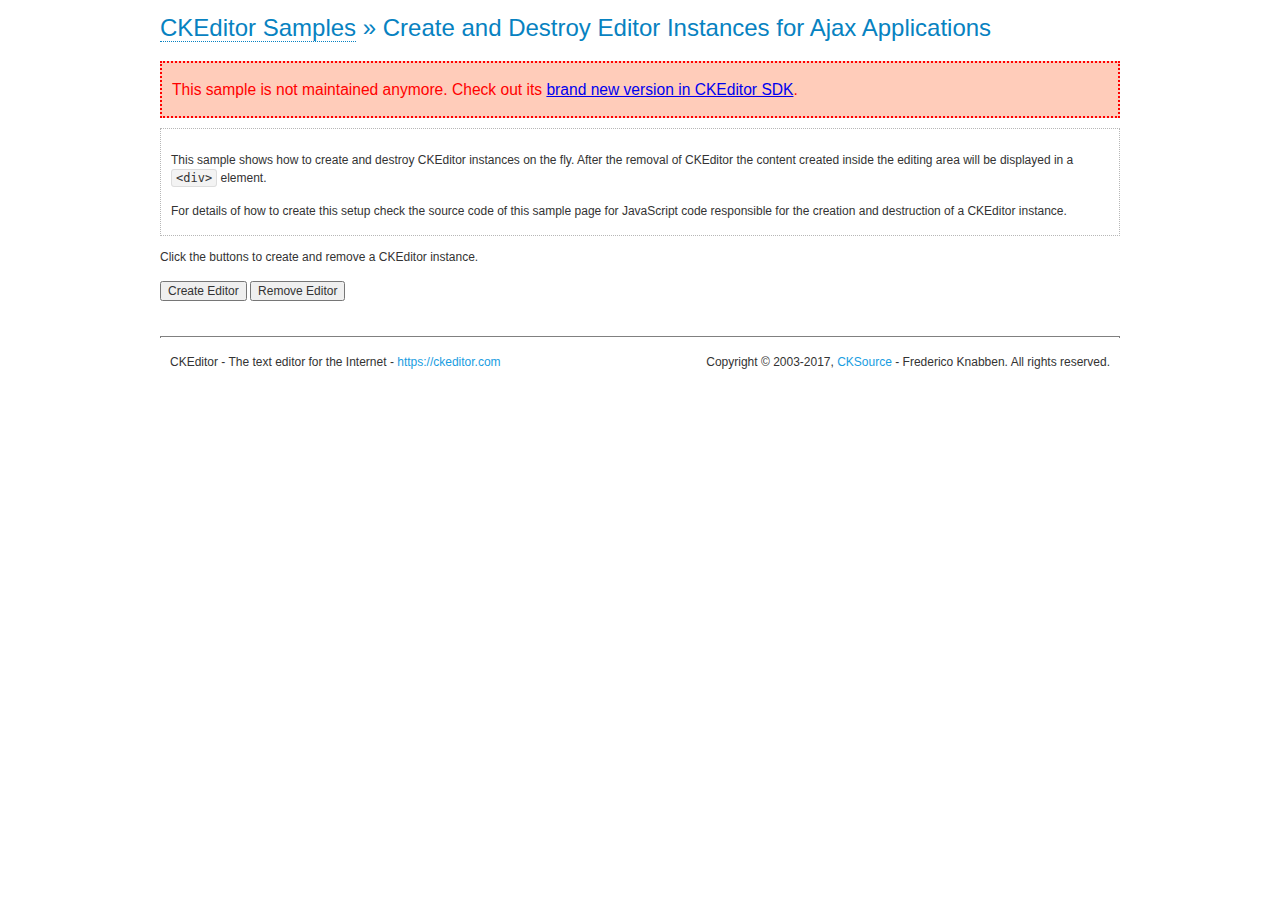
<file: baixiu/static/assets/vendors/ckeditor/samples/old/ajax.html>
<!DOCTYPE html>
<!--
Copyright (c) 2003-2017, CKSource - Frederico Knabben. All rights reserved.
For licensing, see LICENSE.md or https://ckeditor.com/legal/ckeditor-oss-license
-->
<html>
<head>
	<meta charset="utf-8">
	<title>Ajax &mdash; CKEditor Sample</title>
	<script src="../../ckeditor.js"></script>
	<link rel="stylesheet" href="sample.css">
	<script>

		var editor, html = '';

		function createEditor() {
			if ( editor )
				return;

			// Create a new editor inside the <div id="editor">, setting its value to html
			var config = {};
			editor = CKEDITOR.appendTo( 'editor', config, html );
		}

		function removeEditor() {
			if ( !editor )
				return;

			// Retrieve the editor contents. In an Ajax application, this data would be
			// sent to the server or used in any other way.
			document.getElementById( 'editorcontents' ).innerHTML = html = editor.getData();
			document.getElementById( 'contents' ).style.display = '';

			// Destroy the editor.
			editor.destroy();
			editor = null;
		}

	</script>
</head>
<body>
	<h1 class="samples">
		<a href="index.html">CKEditor Samples</a> &raquo; Create and Destroy Editor Instances for Ajax Applications
	</h1>
	<div class="warning deprecated">
		This sample is not maintained anymore. Check out its <a href="https://sdk.ckeditor.com/samples/saveajax.html">brand new version in CKEditor SDK</a>.
	</div>
	<div class="description">
		<p>
			This sample shows how to create and destroy CKEditor instances on the fly. After the removal of CKEditor the content created inside the editing
			area will be displayed in a <code>&lt;div&gt;</code> element.
		</p>
		<p>
			For details of how to create this setup check the source code of this sample page
			for JavaScript code responsible for the creation and destruction of a CKEditor instance.
		</p>
	</div>
	<p>Click the buttons to create and remove a CKEditor instance.</p>
	<p>
		<input onclick="createEditor();" type="button" value="Create Editor">
		<input onclick="removeEditor();" type="button" value="Remove Editor">
	</p>
	<!-- This div will hold the editor. -->
	<div id="editor">
	</div>
	<div id="contents" style="display: none">
		<p>
			Edited Contents:
		</p>
		<!-- This div will be used to display the editor contents. -->
		<div id="editorcontents">
		</div>
	</div>
	<div id="footer">
		<hr>
		<p>
			CKEditor - The text editor for the Internet - <a class="samples" href="https://ckeditor.com/">https://ckeditor.com</a>
		</p>
		<p id="copy">
			Copyright &copy; 2003-2017, <a class="samples" href="https://cksource.com/">CKSource</a> - Frederico
			Knabben. All rights reserved.
		</p>
	</div>
</body>
</html>
</file>
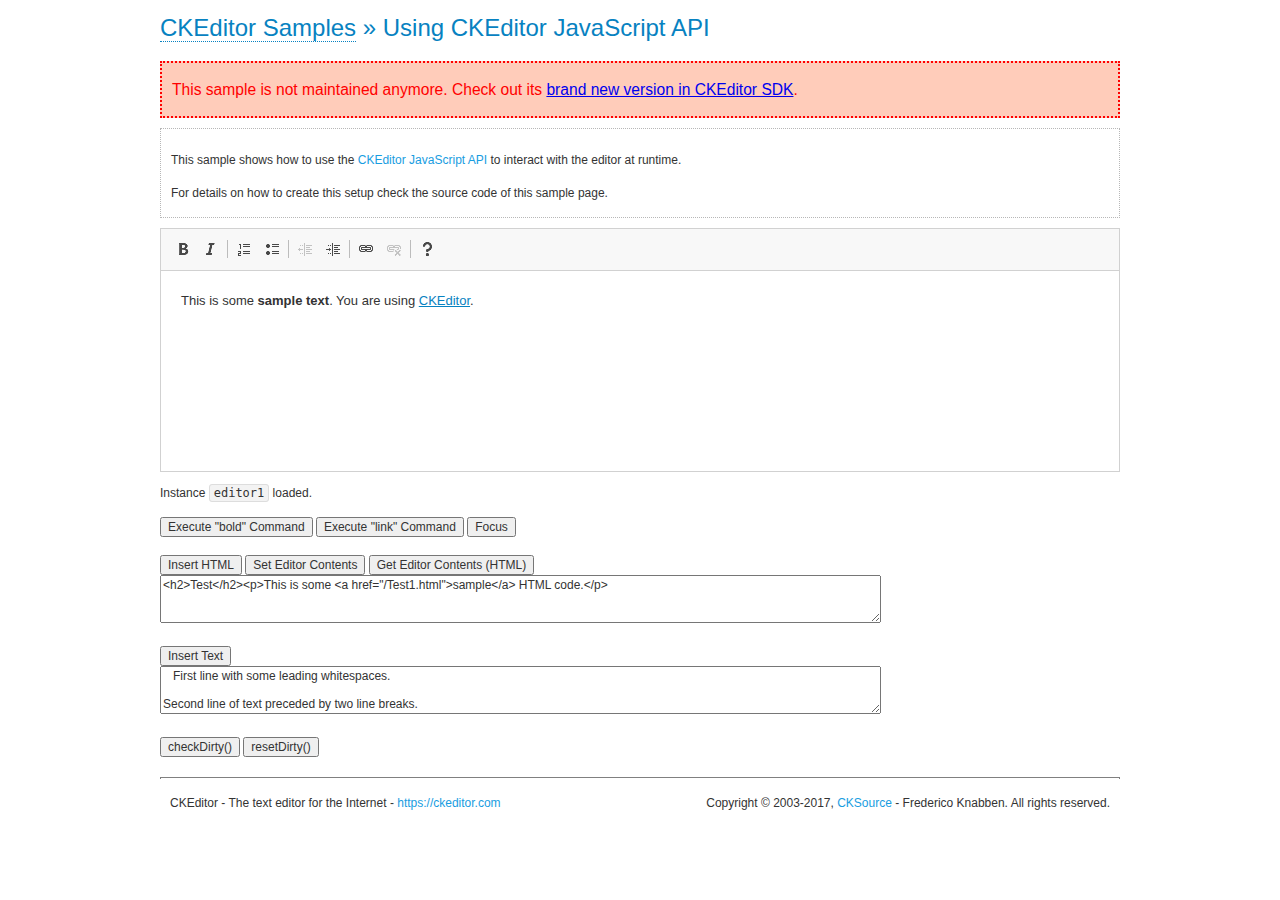
<file: baixiu/static/assets/vendors/ckeditor/samples/old/api.html>
<!DOCTYPE html>
<!--
Copyright (c) 2003-2017, CKSource - Frederico Knabben. All rights reserved.
For licensing, see LICENSE.md or https://ckeditor.com/legal/ckeditor-oss-license
-->
<html>
<head>
	<meta charset="utf-8">
	<title>API Usage &mdash; CKEditor Sample</title>
	<script src="../../ckeditor.js"></script>
	<link href="sample.css" rel="stylesheet">
	<script>

// The instanceReady event is fired, when an instance of CKEditor has finished
// its initialization.
CKEDITOR.on( 'instanceReady', function( ev ) {
	// Show the editor name and description in the browser status bar.
	document.getElementById( 'eMessage' ).innerHTML = 'Instance <code>' + ev.editor.name + '<\/code> loaded.';

	// Show this sample buttons.
	document.getElementById( 'eButtons' ).style.display = 'block';
});

function InsertHTML() {
	// Get the editor instance that we want to interact with.
	var editor = CKEDITOR.instances.editor1;
	var value = document.getElementById( 'htmlArea' ).value;

	// Check the active editing mode.
	if ( editor.mode == 'wysiwyg' )
	{
		// Insert HTML code.
		// https://docs.ckeditor.com/ckeditor4/docs/#!/api/CKEDITOR.editor-method-insertHtml
		editor.insertHtml( value );
	}
	else
		alert( 'You must be in WYSIWYG mode!' );
}

function InsertText() {
	// Get the editor instance that we want to interact with.
	var editor = CKEDITOR.instances.editor1;
	var value = document.getElementById( 'txtArea' ).value;

	// Check the active editing mode.
	if ( editor.mode == 'wysiwyg' )
	{
		// Insert as plain text.
		// https://docs.ckeditor.com/ckeditor4/docs/#!/api/CKEDITOR.editor-method-insertText
		editor.insertText( value );
	}
	else
		alert( 'You must be in WYSIWYG mode!' );
}

function SetContents() {
	// Get the editor instance that we want to interact with.
	var editor = CKEDITOR.instances.editor1;
	var value = document.getElementById( 'htmlArea' ).value;

	// Set editor contents (replace current contents).
	// https://docs.ckeditor.com/ckeditor4/docs/#!/api/CKEDITOR.editor-method-setData
	editor.setData( value );
}

function GetContents() {
	// Get the editor instance that you want to interact with.
	var editor = CKEDITOR.instances.editor1;

	// Get editor contents
	// https://docs.ckeditor.com/ckeditor4/docs/#!/api/CKEDITOR.editor-method-getData
	alert( editor.getData() );
}

function ExecuteCommand( commandName ) {
	// Get the editor instance that we want to interact with.
	var editor = CKEDITOR.instances.editor1;

	// Check the active editing mode.
	if ( editor.mode == 'wysiwyg' )
	{
		// Execute the command.
		// https://docs.ckeditor.com/ckeditor4/docs/#!/api/CKEDITOR.editor-method-execCommand
		editor.execCommand( commandName );
	}
	else
		alert( 'You must be in WYSIWYG mode!' );
}

function CheckDirty() {
	// Get the editor instance that we want to interact with.
	var editor = CKEDITOR.instances.editor1;
	// Checks whether the current editor contents present changes when compared
	// to the contents loaded into the editor at startup
	// https://docs.ckeditor.com/ckeditor4/docs/#!/api/CKEDITOR.editor-method-checkDirty
	alert( editor.checkDirty() );
}

function ResetDirty() {
	// Get the editor instance that we want to interact with.
	var editor = CKEDITOR.instances.editor1;
	// Resets the "dirty state" of the editor (see CheckDirty())
	// https://docs.ckeditor.com/ckeditor4/docs/#!/api/CKEDITOR.editor-method-resetDirty
	editor.resetDirty();
	alert( 'The "IsDirty" status has been reset' );
}

function Focus() {
	CKEDITOR.instances.editor1.focus();
}

function onFocus() {
	document.getElementById( 'eMessage' ).innerHTML = '<b>' + this.name + ' is focused </b>';
}

function onBlur() {
	document.getElementById( 'eMessage' ).innerHTML = this.name + ' lost focus';
}

	</script>

</head>
<body>
	<h1 class="samples">
		<a href="index.html">CKEditor Samples</a> &raquo; Using CKEditor JavaScript API
	</h1>
	<div class="warning deprecated">
		This sample is not maintained anymore. Check out its <a href="https://sdk.ckeditor.com/samples/api.html">brand new version in CKEditor SDK</a>.
	</div>
	<div class="description">
	<p>
		This sample shows how to use the
		<a class="samples" href="https://docs.ckeditor.com/ckeditor4/docs/#!/api/CKEDITOR.editor">CKEditor JavaScript API</a>
		to interact with the editor at runtime.
	</p>
	<p>
		For details on how to create this setup check the source code of this sample page.
	</p>
	</div>

	<!-- This <div> holds alert messages to be display in the sample page. -->
	<div id="alerts">
		<noscript>
			<p>
				<strong>CKEditor requires JavaScript to run</strong>. In a browser with no JavaScript
				support, like yours, you should still see the contents (HTML data) and you should
				be able to edit it normally, without a rich editor interface.
			</p>
		</noscript>
	</div>
	<form action="../../../samples/sample_posteddata.php" method="post">
		<textarea cols="100" id="editor1" name="editor1" rows="10">&lt;p&gt;This is some &lt;strong&gt;sample text&lt;/strong&gt;. You are using &lt;a href="https://ckeditor.com/"&gt;CKEditor&lt;/a&gt;.&lt;/p&gt;</textarea>

		<script>
			// Replace the <textarea id="editor1"> with an CKEditor instance.
			CKEDITOR.replace( 'editor1', {
				on: {
					focus: onFocus,
					blur: onBlur,

					// Check for availability of corresponding plugins.
					pluginsLoaded: function( evt ) {
						var doc = CKEDITOR.document, ed = evt.editor;
						if ( !ed.getCommand( 'bold' ) )
							doc.getById( 'exec-bold' ).hide();
						if ( !ed.getCommand( 'link' ) )
							doc.getById( 'exec-link' ).hide();
					}
				}
			});
		</script>

		<p id="eMessage">
		</p>

		<div id="eButtons" style="display: none">
			<input id="exec-bold" onclick="ExecuteCommand('bold');" type="button" value="Execute &quot;bold&quot; Command">
			<input id="exec-link" onclick="ExecuteCommand('link');" type="button" value="Execute &quot;link&quot; Command">
			<input onclick="Focus();" type="button" value="Focus">
			<br><br>
			<input onclick="InsertHTML();" type="button" value="Insert HTML">
			<input onclick="SetContents();" type="button" value="Set Editor Contents">
			<input onclick="GetContents();" type="button" value="Get Editor Contents (HTML)">
			<br>
			<textarea cols="100" id="htmlArea" rows="3">&lt;h2&gt;Test&lt;/h2&gt;&lt;p&gt;This is some &lt;a href="/Test1.html"&gt;sample&lt;/a&gt; HTML code.&lt;/p&gt;</textarea>
			<br>
			<br>
			<input onclick="InsertText();" type="button" value="Insert Text">
			<br>
			<textarea cols="100" id="txtArea" rows="3">   First line with some leading whitespaces.

Second line of text preceded by two line breaks.</textarea>
			<br>
			<br>
			<input onclick="CheckDirty();" type="button" value="checkDirty()">
			<input onclick="ResetDirty();" type="button" value="resetDirty()">
		</div>
	</form>
	<div id="footer">
		<hr>
		<p>
			CKEditor - The text editor for the Internet - <a class="samples" href="https://ckeditor.com/">https://ckeditor.com</a>
		</p>
		<p id="copy">
			Copyright &copy; 2003-2017, <a class="samples" href="https://cksource.com/">CKSource</a> - Frederico
			Knabben. All rights reserved.
		</p>
	</div>
</body>
</html>
</file>
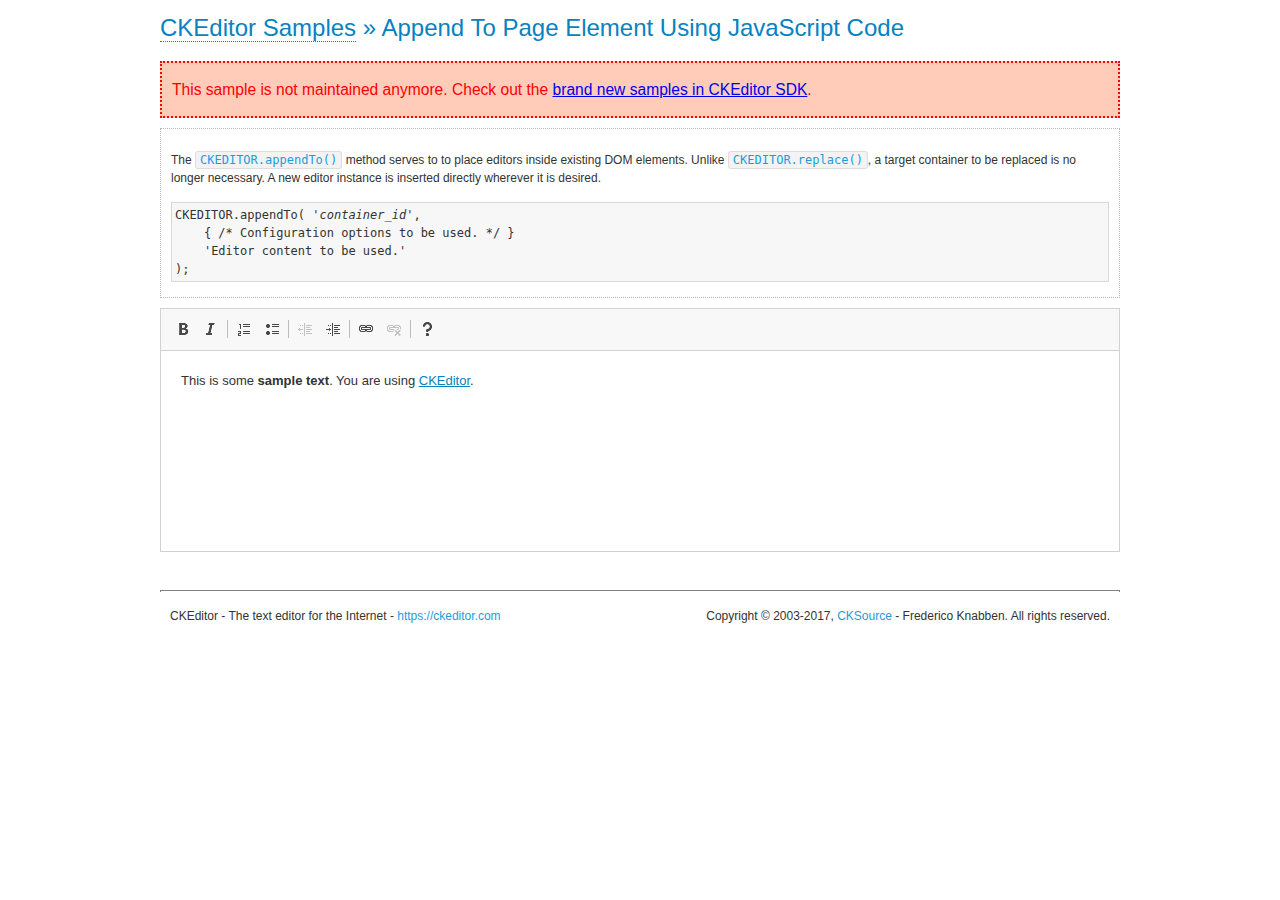
<file: baixiu/static/assets/vendors/ckeditor/samples/old/appendto.html>
<!DOCTYPE html>
<!--
Copyright (c) 2003-2017, CKSource - Frederico Knabben. All rights reserved.
For licensing, see LICENSE.md or https://ckeditor.com/legal/ckeditor-oss-license
-->
<html>
<head>
	<meta charset="utf-8">
	<title>Append To Page Element Using JavaScript Code &mdash; CKEditor Sample</title>
	<script src="../../ckeditor.js"></script>
	<link rel="stylesheet" href="sample.css">
</head>
<body>
	<h1 class="samples">
		<a href="index.html">CKEditor Samples</a> &raquo; Append To Page Element Using JavaScript Code
	</h1>
	<div class="warning deprecated">
		This sample is not maintained anymore. Check out the <a href="https://sdk.ckeditor.com/">brand new samples in CKEditor SDK</a>.
	</div>
	<div id="section1">
		<div class="description">
			<p>
				The <code><a class="samples" href="https://docs.ckeditor.com/ckeditor4/docs/#!/api/CKEDITOR-method-appendTo">CKEDITOR.appendTo()</a></code> method serves to to place editors inside existing DOM elements. Unlike <code><a class="samples" href="https://docs.ckeditor.com/ckeditor4/docs/#!/api/CKEDITOR-method-replace">CKEDITOR.replace()</a></code>,
				a target container to be replaced is no longer necessary. A new editor
				instance is inserted directly wherever it is desired.
			</p>
<pre class="samples">CKEDITOR.appendTo( '<em>container_id</em>',
	{ /* Configuration options to be used. */ }
	'Editor content to be used.'
);</pre>
		</div>
		<script>

			// This call can be placed at any point after the
			// DOM element to append CKEditor to or inside the <head><script>
			// in a window.onload event handler.

			// Append a CKEditor instance using the default configuration and the
			// provided content to the <div> element of ID "section1".
			CKEDITOR.appendTo( 'section1',
				null,
				'<p>This is some <strong>sample text</strong>. You are using <a href="https://ckeditor.com/">CKEditor</a>.</p>'
			);

		</script>
	</div>
	<br>
	<div id="footer">
		<hr>
		<p>
			CKEditor - The text editor for the Internet - <a class="samples" href="https://ckeditor.com/">https://ckeditor.com</a>
		</p>
		<p id="copy">
			Copyright &copy; 2003-2017, <a class="samples" href="https://cksource.com/">CKSource</a> - Frederico
			Knabben. All rights reserved.
		</p>
	</div>
</body>
</html>
</file>
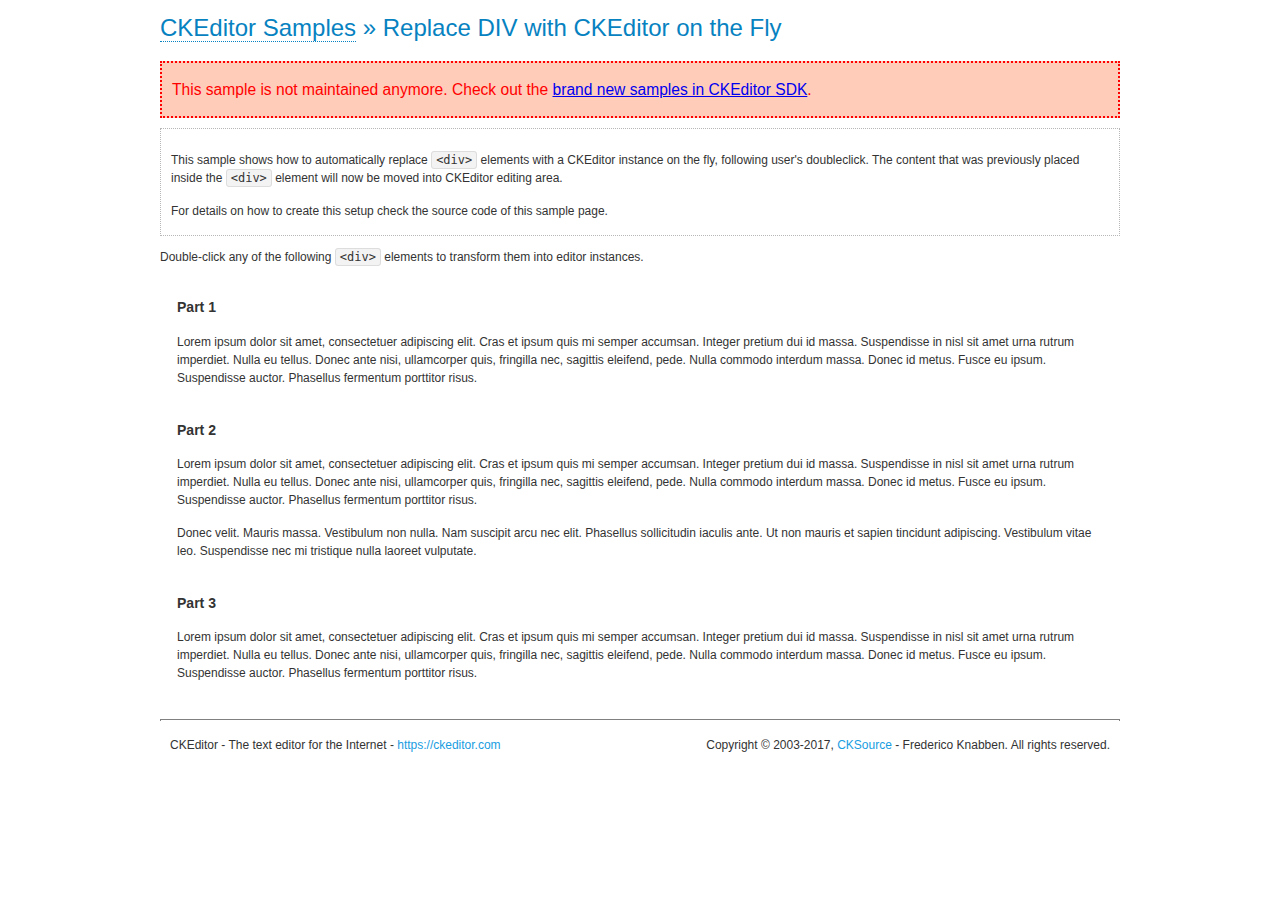
<file: baixiu/static/assets/vendors/ckeditor/samples/old/divreplace.html>
<!DOCTYPE html>
<!--
Copyright (c) 2003-2017, CKSource - Frederico Knabben. All rights reserved.
For licensing, see LICENSE.md or https://ckeditor.com/legal/ckeditor-oss-license
-->
<html>
<head>
	<meta charset="utf-8">
	<title>Replace DIV &mdash; CKEditor Sample</title>
	<script src="../../ckeditor.js"></script>
	<link href="sample.css" rel="stylesheet">
	<style>

		div.editable
		{
			border: solid 2px transparent;
			padding-left: 15px;
			padding-right: 15px;
		}

		div.editable:hover
		{
			border-color: black;
		}

	</style>
	<script>

		// Uncomment the following code to test the "Timeout Loading Method".
		// CKEDITOR.loadFullCoreTimeout = 5;

		window.onload = function() {
			// Listen to the double click event.
			if ( window.addEventListener )
				document.body.addEventListener( 'dblclick', onDoubleClick, false );
			else if ( window.attachEvent )
				document.body.attachEvent( 'ondblclick', onDoubleClick );

		};

		function onDoubleClick( ev ) {
			// Get the element which fired the event. This is not necessarily the
			// element to which the event has been attached.
			var element = ev.target || ev.srcElement;

			// Find out the div that holds this element.
			var name;

			do {
				element = element.parentNode;
			}
			while ( element && ( name = element.nodeName.toLowerCase() ) &&
				( name != 'div' || element.className.indexOf( 'editable' ) == -1 ) && name != 'body' );

			if ( name == 'div' && element.className.indexOf( 'editable' ) != -1 )
				replaceDiv( element );
		}

		var editor;

		function replaceDiv( div ) {
			if ( editor )
				editor.destroy();

			editor = CKEDITOR.replace( div );
		}

	</script>
</head>
<body>
	<h1 class="samples">
		<a href="index.html">CKEditor Samples</a> &raquo; Replace DIV with CKEditor on the Fly
	</h1>
	<div class="warning deprecated">
		This sample is not maintained anymore. Check out the <a href="https://sdk.ckeditor.com/">brand new samples in CKEditor SDK</a>.
	</div>
	<div class="description">
		<p>
			This sample shows how to automatically replace <code>&lt;div&gt;</code> elements
			with a CKEditor instance on the fly, following user's doubleclick. The content
			that was previously placed inside the <code>&lt;div&gt;</code> element will now
			be moved into CKEditor editing area.
		</p>
		<p>
			For details on how to create this setup check the source code of this sample page.
		</p>
	</div>
	<p>
		Double-click any of the following <code>&lt;div&gt;</code> elements to transform them into
		editor instances.
	</p>
	<div class="editable">
		<h3>
			Part 1
		</h3>
		<p>
			Lorem ipsum dolor sit amet, consectetuer adipiscing elit. Cras et ipsum quis mi
			semper accumsan. Integer pretium dui id massa. Suspendisse in nisl sit amet urna
			rutrum imperdiet. Nulla eu tellus. Donec ante nisi, ullamcorper quis, fringilla
			nec, sagittis eleifend, pede. Nulla commodo interdum massa. Donec id metus. Fusce
			eu ipsum. Suspendisse auctor. Phasellus fermentum porttitor risus.
		</p>
	</div>
	<div class="editable">
		<h3>
			Part 2
		</h3>
		<p>
			Lorem ipsum dolor sit amet, consectetuer adipiscing elit. Cras et ipsum quis mi
			semper accumsan. Integer pretium dui id massa. Suspendisse in nisl sit amet urna
			rutrum imperdiet. Nulla eu tellus. Donec ante nisi, ullamcorper quis, fringilla
			nec, sagittis eleifend, pede. Nulla commodo interdum massa. Donec id metus. Fusce
			eu ipsum. Suspendisse auctor. Phasellus fermentum porttitor risus.
		</p>
		<p>
			Donec velit. Mauris massa. Vestibulum non nulla. Nam suscipit arcu nec elit. Phasellus
			sollicitudin iaculis ante. Ut non mauris et sapien tincidunt adipiscing. Vestibulum
			vitae leo. Suspendisse nec mi tristique nulla laoreet vulputate.
		</p>
	</div>
	<div class="editable">
		<h3>
			Part 3
		</h3>
		<p>
			Lorem ipsum dolor sit amet, consectetuer adipiscing elit. Cras et ipsum quis mi
			semper accumsan. Integer pretium dui id massa. Suspendisse in nisl sit amet urna
			rutrum imperdiet. Nulla eu tellus. Donec ante nisi, ullamcorper quis, fringilla
			nec, sagittis eleifend, pede. Nulla commodo interdum massa. Donec id metus. Fusce
			eu ipsum. Suspendisse auctor. Phasellus fermentum porttitor risus.
		</p>
	</div>
	<div id="footer">
		<hr>
		<p>
			CKEditor - The text editor for the Internet - <a class="samples" href="https://ckeditor.com/">https://ckeditor.com</a>
		</p>
		<p id="copy">
			Copyright &copy; 2003-2017, <a class="samples" href="https://cksource.com/">CKSource</a> - Frederico
			Knabben. All rights reserved.
		</p>
	</div>
</body>
</html>
</file>
<file: wjs/css/index.css>
.wjs_header {
  height: 50px;
  line-height: 50px;
  border-bottom: 1px solid #ccc;
}
.wjs_header .row {
  height: 100%;
  text-align: center;
}
.wjs_header .row > div:nth-of-type(-n+3) {
  border-right: 1px solid #ccc;
}
.wjs_header .row .wjs_code {
  display: block;
  position: relative;
  height: 100%;
}
.wjs_header .row .wjs_code > img {
  display: none;
  position: absolute;
  top: 49px;
  left: 50%;
  transform: translate(-50%);
  border: 1px solid #ccc;
  border-top: none;
  z-index: 999;
}
.wjs_header .row .wjs_code:hover > img {
  display: block;
}
.wjs_header .row div:nth-last-of-type(1) .btn {
  padding: 3px 15px;
}
.wjs_header .row div:nth-last-of-type(1) .btn-danger {
  background-color: #e93223;
}
.wjs_header .row div:nth-last-of-type(1) .btn-link {
  color: black;
  text-decoration: none;
}
.wjs_nav .navbar {
  margin-bottom: 0;
}
.wjs_nav .navbar-brand {
  height: 80px;
  line-height: 50px;
}
.wjs_nav .navbar-brand > span:first-of-type {
  font-size: 40px;
  color: #e93223;
}
.wjs_nav .navbar-brand > span:last-of-type {
  font-size: 40px;
  color: black;
}
.wjs_nav .navbar-nav .active > a,
.wjs_nav .navbar-nav .active a:hover,
.wjs_nav .navbar-nav .active a:focus {
  background-color: transparent;
  border-bottom: 3px solid #e93223;
}
.wjs_nav .navbar-nav > li > a {
  line-height: 50px;
  font-size: 16px;
}
.wjs_nav .navbar-nav > li > a:hover,
.wjs_nav .navbar-nav > li a:focus {
  color: #777;
  border-bottom: 3px solid #e93223;
}
.wjs_nav .navbar-toggle {
  margin-top: 25px;
}
.wjs_banner .item .mobileImg > img {
  width: 640px;
  display: block;
}
.wjs_banner .item .pcImg {
  display: block;
  width: 100%;
  height: 410px;
  background-position: center center;
  background-size: cover;
}
.wjs_info {
  padding: 30px;
}
.wjs_info .row > div {
  margin-top: 20px;
}
.wjs_info .row .wjs_icon {
  font-size: 30px;
}
.wjs_info .row a:hover {
  color: #e93223;
}
.wjs_reverse {
  height: 60px;
  line-height: 60px;
  border-top: 1px solid #ccc;
  border-bottom: 1px solid #ccc;
}
.wjs_reverse .wjs_icon {
  font-size: 16px;
}
.wjs_reverse .liji {
  color: #e93223;
  border-bottom: 1px dashed #e93223;
}
.wjs_reverse a:hover {
  color: #e93223;
}
.wjs_product {
  clear: both;
  background-color: #eee;
  padding: 20px;
}
.wjs_product .nav-tabs > li {
  padding: 0 15px;
}
.wjs_product .nav-tabs > li > a {
  line-height: 50px;
  border-radius: 0px;
  border: none;
  background-color: transparent;
}
.wjs_product .nav-tabs > li > a:hover {
  border-bottom: 3px solid #e93223;
}
.wjs_product .nav-tabs > li.active > a,
.wjs_product .nav-tabs > li.active a:hover,
.wjs_product .nav-tabs > li.active a:focus {
  background-color: transparent;
  border-radius: 0px;
  border: none;
  border-bottom: 3px solid #e93223;
}
.wjs_product .wjs_pBox {
  position: relative;
  height: 150px;
  background-color: #fff;
  margin-top: 20px;
  overflow: hidden;
}
.wjs_product .wjs_pBox > .wjs_pLeft {
  height: 100%;
  margin-right: 100px;
}
.wjs_product .wjs_pBox > .wjs_pLeft > p {
  width: 100%;
  font-size: 16px;
  text-align: center;
  padding: 10px;
}
.wjs_product .wjs_pBox > .wjs_pLeft > .row {
  padding: 5px;
}
.wjs_product .wjs_pBox > .wjs_pLeft > .row > div:nth-of-type(even) {
  text-align: right;
}
.wjs_product .wjs_pBox > .wjs_pRight {
  height: 100%;
  width: 100px;
  position: absolute;
  right: 0;
  top: 0;
  text-align: center;
  padding-top: 30px;
  border-left: 1px dashed #ccc;
}
.wjs_product .wjs_pBox > .wjs_pRight > .tip {
  width: 100%;
  position: absolute;
  top: 20px;
  left: 50%;
  transform: translate(-50%);
}
.wjs_product .wjs_pBox > .wjs_pRight > .tip > span {
  cursor: pointer;
}
.wjs_product .wjs_pBox > .wjs_pRight > .tip > span:first-of-type {
  color: #e93223;
  border: 1px solid #e93223;
}
.wjs_product .wjs_pBox > .wjs_pRight > .tip > span:last-of-type {
  color: blue;
  border: 1px solid blue;
}
.wjs_product .wjs_pBox > .wjs_pRight > b {
  font-size: 40px;
  color: #e93223;
}
.wjs_product .wjs_pBox > .wjs_pRight > sub {
  bottom: 0;
  color: #e93223;
}
.wjs_product .wjs_pBox > .wjs_pRight::after,
.wjs_product .wjs_pBox > .wjs_pRight::before {
  content: "";
  width: 10px;
  height: 10px;
  border-radius: 50%;
  background-color: #ccc;
  position: absolute;
  left: -5px;
}
.wjs_product .wjs_pBox > .wjs_pRight::after {
  bottom: -5px;
}
.wjs_product .wjs_pBox > .wjs_pRight::before {
  top: -5px;
}
.wjs_product .wjs_pBox.active {
  position: relative;
  background-color: #e93223;
  color: #fff;
}
.wjs_product .wjs_pBox.active > .wjs_pRight > b,
.wjs_product .wjs_pBox.active > .wjs_pRight sub {
  color: #fff;
}
.wjs_product .wjs_pBox.active > .wjs_pLeft::before {
  content: "\e915";
  font-family: "wjs";
  position: absolute;
  top: -3px;
  left: 0;
}
</file>
<file: wjs/css/base.css>
/*公共css样式*/
html,
body,
div,
p,
h1,
h2,
h3,
h4,
h5,
h6,
a,
img,
ul,
li,
form,
input {
    margin: 0;
    padding: 0;
    list-style: none;
    /* 设置盒模型 */
    box-sizing: border-box;
    /* 去除移动端特有的点击高亮效果 */
    -webkit-tap-highlight-color: transparent;
}
body{
    font-family: "Microsoft YaHei",sans-serif;
    font-size: 14px;
    color: #333;
}
a{
    text-decoration: none;
    color: #333;
}
a{
    color: #333;
}
a:hover{
    text-decoration: none;
    color: #333;
}
/*左边距*/
.m_l10{
    margin-left: 10px;
}
/*右边距*/
.m_r10{
    margin-right: 10px;
}
/*自定义字体*/
@font-face {
    font-family: 'wjs';
    src: url('../fonts/MiFie-Web-Font.eot'); /* IE9*/
    src: url('../fonts/MiFie-Web-Font.eot') format('embedded-opentype'), /* IE6-IE8 */
    url('../fonts/MiFie-Web-Font.woff') format('woff'), /* chrome、firefox */
    url('../fonts/MiFie-Web-Font.ttf') format('truetype'), /* chrome、firefox、opera、Safari, Android, iOS 4.2+*/
    url('../fonts/MiFie-Web-Font.svg') format('svg'); /* iOS 4.1- */
}
/*自定义字体使用样式*/
.wjs_icon{
    font-family: wjs;
}

/*手机图标对应的编码*/
.wjs_icon_phone::before{
    content: "\e908";
}
/*电话图标对应的编码*/
.wjs_icon_tel::before{
    content: "\e909";
    font-size: 14px;
}
/*wjs logo*/
.wjs_icon_logo::before{
    content: "\e920";
}
/*wjs 文本*/
.wjs_icon_text::before{
    content: "\e93e";
}
.wjs_icon_new01::before{
    content: "\e90e";
}
.wjs_icon_new02::before{
    content: "\e90f";
}
.wjs_icon_new03::before{
    content: "\e910";
}
.wjs_icon_new04::before{
    content: "\e911";
}
.wjs_icon_partner01::before{
    content:"\e946";
}
.wjs_icon_partner02::before{
    content: "\e92f";
}
.wjs_icon_partner03::before{
    content: "\e92e";
}
.wjs_icon_partner04::before{
    content: "\e92a";
}
.wjs_icon_partner05::before{
    content: "\e929";
}
.wjs_icon_partner06::before{
    content: "\e931";
}
.wjs_icon_partner07::before{
    content: "\e92c";
}
.wjs_icon_partner08::before{
    content: "\e92b";
}
.wjs_icon_partner09::before{
    content: "\e92d";
}
.wjs_iconn_E903::before{
    content: "\e903";
}
.wjs_icon_E906::before{
    content: "\e906";
}
.wjs_icon_E905::before{
    content: "\e905";
}
.wjs_icon_E907::before{
    content: "\e907";
}
.wjs_icon_E901::before{
    content: "\e901";
}
.wjs_icon_E900::before{
    content: "\e900";
}
.wjs_icon_E904::before{
    content: "\e904";
}
.wjs_icon_E902::before{
    content: "\e902";
}
.wjs_icon_E906::before{
    content: "\e906";
}
</file>
<file: baixiu/static/assets/vendors/ckeditor/samples/css/samples.css>
/**
 * @license Copyright (c) 2003-2017, CKSource - Frederico Knabben. All rights reserved.
 * For licensing, see LICENSE.md or https://ckeditor.com/legal/ckeditor-oss-license
 */
@media (max-width: 900px) {
  .global-is-mobile-hidden {
    display: none !important;
  }
}
article,
aside,
details,
figcaption,
figure,
footer,
header,
hgroup,
main,
menu,
nav,
section {
  display: block;
}
body,
html {
  margin: 0;
  padding: 0;
  font: 16px / 1.8 Arial, 'Helvetica Neue', Helvetica, sans-serif;
  font-weight: 300;
  color: #575757;
}
.grid-width-10 {
  width: 10%;
}
.grid-width-20 {
  width: 20%;
}
.grid-width-30 {
  width: 30%;
}
.grid-width-40 {
  width: 40%;
}
.grid-width-50 {
  width: 50%;
}
.grid-width-60 {
  width: 60%;
}
.grid-width-70 {
  width: 70%;
}
.grid-width-80 {
  width: 80%;
}
.grid-width-90 {
  width: 90%;
}
.grid-width-100 {
  width: 100%;
}
@media (max-width: 900px) {
  .grid-width-10,
  .grid-width-20,
  .grid-width-30,
  .grid-width-40,
  .grid-width-50,
  .grid-width-60,
  .grid-width-70,
  .grid-width-80,
  .grid-width-90,
  .grid-width-100 {
    width: 100%;
  }
}
*[class*="grid-width"] {
  -webkit-box-sizing: border-box;
  -moz-box-sizing: border-box;
  box-sizing: border-box;
  padding-left: 4%;
  padding-right: 4%;
  float: left;
}
*[class*="grid-width"]:after,
.grid-container:after,
*[class*="grid-width"]:before,
.grid-container:before {
  content: '';
  display: block;
  overflow: hidden;
  visibility: hidden;
  font-size: 0;
  line-height: 0;
  width: 0;
  height: 0;
}
*[class*="grid-width"]:after,
.grid-container:after {
  clear: both;
}
.grid-container {
  -webkit-box-sizing: border-box;
  -moz-box-sizing: border-box;
  box-sizing: border-box;
  margin-left: auto;
  margin-right: auto;
}
.grid-container-nested *[class*="grid-width"]:first-child {
  padding-left: 0;
}
.grid-container-nested *[class*="grid-width"]:last-child {
  padding-right: 0;
}
@media (max-width: 900px) {
  .grid-container-nested *[class*="grid-width"]:first-child {
    padding-left: 4%;
  }
  .grid-container-nested *[class*="grid-width"]:last-child {
    padding-right: 4%;
  }
}
.header-a {
  min-height: 140px;
  overflow: hidden;
}
.header-a .header-a-logo {
  margin: 40px 0 0;
}
@media (max-width: 900px) {
  .header-a .header-a-logo {
    text-align: center;
  }
}
.header-a .header-a-logo img {
  border: transparent;
}
.navigation-a {
  height: 30px;
  background: #3D3D3D;
  position: absolute;
  left: 0;
  right: 0;
  top: 0;
  padding: 0;
  overflow: hidden;
}
@media (max-width: 900px) {
  .navigation-a {
    text-align: center;
  }
}
.navigation-a ul {
  list-style: none;
  margin: 0;
  overflow: hidden;
}
.navigation-a ul li,
.navigation-a ul li a {
  display: inline-block;
}
@media (max-width: 900px) {
  .navigation-a ul {
    width: auto;
    text-overflow: ellipsis;
    white-space: nowrap;
    display: inline-block;
    float: none;
  }
  .navigation-a ul:before,
  .navigation-a ul:after {
    display: none;
  }
}
.navigation-a ul.navigation-a-left {
  text-align: left;
}
@media (max-width: 900px) {
  .navigation-a ul.navigation-a-left {
    padding-right: 0;
  }
}
.navigation-a ul.navigation-a-right {
  text-align: right;
}
@media (max-width: 900px) {
  .navigation-a ul.navigation-a-right {
    padding-left: 23px;
  }
}
.navigation-a ul li + li {
  margin-left: 23px;
}
.navigation-a ul li a {
  font-size: 10px;
  font-size: 0.625rem;
  line-height: 18px;
  line-height: 1.13rem;
  line-height: 30px;
  float: left;
  color: #ddd;
  font-weight: bold;
  text-decoration: none;
  text-transform: uppercase;
}
.navigation-a ul li a:hover {
  cursor: pointer;
  color: #fff;
}
.icon-navigation-a-github:before,
.icon-navigation-a-github:after {
  background-image: url("[data-uri]");
}
.navigation-b {
  text-align: right;
  margin: 52px 0 0;
  overflow: visible;
}
@media (max-width: 900px) {
  .navigation-b {
    text-align: center;
    margin-top: 20px;
    padding: 0;
  }
}
.navigation-b ul {
  padding: 0;
  list-style: none;
  margin: 0;
  overflow: visible;
}
.navigation-b ul li,
.navigation-b ul li a {
  display: inline-block;
}
@media (max-width: 900px) {
  .navigation-b ul {
    display: table;
    width: 100%;
    padding-bottom: 1.5em;
  }
}
@media (max-width: 900px) {
  .navigation-b ul li {
    display: table-row;
  }
}
.navigation-b ul li + li {
  margin-left: 20px;
}
@media (max-width: 900px) {
  .navigation-b ul li + li {
    margin-left: 0;
  }
}
.navigation-b ul li a {
  -webkit-box-sizing: border-box;
  -moz-box-sizing: border-box;
  box-sizing: border-box;
  text-transform: uppercase;
  text-decoration: none;
  outline: none;
}
@media (max-width: 900px) {
  .navigation-b ul li a {
    width: 100%;
    -webkit-border-radius: 0;
    -webkit-background-clip: padding-box;
    -moz-border-radius: 0;
    -moz-background-clip: padding;
    border-radius: 0;
    background-clip: padding-box;
  }
}
.footer-a {
  font-size: 13px;
  font-size: 0.8125rem;
  line-height: 23.4px;
  line-height: 1.46rem;
  padding-top: 2.25em;
  padding-bottom: 2.25em;
  overflow: hidden;
  color: #8a8a8a;
}
.footer-a a {
  color: #27C0D8;
  text-decoration: none;
  border-bottom: 1px dotted #27C0D8;
}
.footer-a a:hover {
  color: #23adc2;
}
.footer-a p {
  margin: 0;
  display: inline-block;
  text-align: center;
}
.content {
  font-size: 14px;
  font-size: 0.875rem;
  line-height: 25.2px;
  line-height: 1.57rem;
  overflow: hidden;
  padding-top: 1.5em;
  padding-bottom: 1.5em;
}
.content p {
  margin: 0.75em 0;
}
.content ul,
.content ol,
.content pre,
.content blockquote,
.content textarea:not([class^="cke"]),
.content .cke {
  margin: 1.875em 0;
}
.content code,
.content kbd {
  -webkit-border-radius: 3px;
  -webkit-background-clip: padding-box;
  -moz-border-radius: 3px;
  -moz-background-clip: padding;
  border-radius: 3px;
  background-clip: padding-box;
  padding: 3px 4px;
}
.content pre,
.content code,
.content kbd,
.content blockquote {
  background: #f5f5f5;
}
.content blockquote,
.content pre {
  background: none;
  border-left: 4px solid #27C0D8;
  padding: 1.5em 2.25em;
}
.content p a,
.content ul a,
.content ol a,
.content blockquote a,
.content h1 a,
.content h2 a,
.content h3 a,
.content h4 a,
.content h5 a {
  color: #27C0D8;
  text-decoration: none;
  border-bottom: 1px dotted #27C0D8;
}
.content p a:hover,
.content ul a:hover,
.content ol a:hover,
.content blockquote a:hover,
.content h1 a:hover,
.content h2 a:hover,
.content h3 a:hover,
.content h4 a:hover,
.content h5 a:hover {
  color: #23adc2;
}
.content h1,
.content h2,
.content h3,
.content h4,
.content h5 {
  color: #000;
  font-weight: 100;
}
.content h1 code,
.content h2 code,
.content h3 code,
.content h4 code,
.content h5 code,
.content h1 kbd,
.content h2 kbd,
.content h3 kbd,
.content h4 kbd,
.content h5 kbd {
  font-size: inherit;
}
.content h1 a.content-heading-anchor,
.content h2 a.content-heading-anchor,
.content h3 a.content-heading-anchor,
.content h4 a.content-heading-anchor,
.content h5 a.content-heading-anchor {
  font-weight: 100;
  vertical-align: middle;
  opacity: 0;
  border: 0;
}
.content h1:hover a.content-heading-anchor,
.content h2:hover a.content-heading-anchor,
.content h3:hover a.content-heading-anchor,
.content h4:hover a.content-heading-anchor,
.content h5:hover a.content-heading-anchor {
  opacity: 1;
}
.content h1:target a,
.content h2:target a,
.content h3:target a,
.content h4:target a,
.content h5:target a {
  -webkit-animation: targetLinkOpacity 0.5s linear alternate;
  -moz-animation: targetLinkOpacity 0.5s linear alternate;
  -o-animation: targetLinkOpacity 0.5s linear alternate;
  animation: targetLinkOpacity 0.5s linear alternate;
  opacity: 1;
}
.content input,
.content select,
.content textarea:not([class^="cke"]) {
  -webkit-border-radius: 3px;
  -webkit-background-clip: padding-box;
  -moz-border-radius: 3px;
  -moz-background-clip: padding;
  border-radius: 3px;
  background-clip: padding-box;
  -webkit-box-shadow: inset 0 1px 1px rgba(0, 0, 0, 0.08);
  -moz-box-shadow: inset 0 1px 1px rgba(0, 0, 0, 0.08);
  box-shadow: inset 0 1px 1px rgba(0, 0, 0, 0.08);
  font: inherit;
  color: inherit;
  border: 1px solid #D9D9D9;
  padding: .2em .5em;
}
.content input:focus,
.content select:focus,
.content textarea:not([class^="cke"]):focus {
  border-color: #66afe9;
  outline: 0;
  -webkit-box-shadow: inset 0 1px 1px rgba(0, 0, 0, 0.08), 0 0 8px #93c6ef;
  -moz-box-shadow: inset 0 1px 1px rgba(0, 0, 0, 0.08), 0 0 8px #93c6ef;
  box-shadow: inset 0 1px 1px rgba(0, 0, 0, 0.08), 0 0 8px #93c6ef;
}
.content abbr {
  border-bottom: 1px dotted #666;
  cursor: pointer;
}
.content blockquote {
  font-style: italic;
  font-family: Georgia, Times, "Times New Roman", serif;
  font-size: 16px;
  font-size: 1rem;
  line-height: 28.8px;
  line-height: 1.8rem;
}
.content em {
  font-style: italic;
}
.content h1 {
  font-size: 36px;
  font-size: 2.25rem;
  line-height: 64.8px;
  line-height: 4.05rem;
  margin: 1.125em 0 0;
}
.content h2 {
  font-size: 27.2px;
  font-size: 1.7rem;
  line-height: 48.96px;
  line-height: 3.06rem;
  margin: 0.9em 0 0;
}
.content h3 {
  font-size: 24px;
  font-size: 1.5rem;
  line-height: 43.2px;
  line-height: 2.7rem;
  font-weight: 500;
  margin: 0.75em 0 0;
}
.content h4 {
  font-size: 19.2px;
  font-size: 1.2rem;
  line-height: 34.56px;
  line-height: 2.16rem;
  font-weight: 500;
  margin: 0.75em 0 0;
}
.content h5 {
  font-size: 17.6px;
  font-size: 1.1rem;
  line-height: 31.68px;
  line-height: 1.98rem;
  font-weight: 500;
  margin: 0.75em 0 0;
}
.content hr {
  border: 0;
  border-top: 4px solid #D9D9D9;
  margin: 1.5em 0;
}
.content input[type="text"] {
  height: 1.8em;
  line-height: 1.8em;
}
.content input[type="button"] {
  -webkit-appearance: button;
  -moz-appearance: button;
  appearance: button;
}
.content kbd {
  font-size: 12px;
  font-size: 0.75rem;
  line-height: 21.6px;
  line-height: 1.35rem;
  font-family: Arial, 'Helvetica Neue', Helvetica, sans-serif;
  padding: 2px 6px;
  -webkit-box-shadow: 0 0 4px #fff inset, 0 2px 0 #D9D9D9;
  -moz-box-shadow: 0 0 4px #fff inset, 0 2px 0 #D9D9D9;
  box-shadow: 0 0 4px #fff inset, 0 2px 0 #D9D9D9;
}
.content p img {
  vertical-align: middle;
}
.content p pre {
  padding: 1.5em;
}
.content pre {
  padding: 0;
  border: 0;
  tab-size: 4;
  -o-tab-size: 4;
  -moz-tab-size: 4;
}
.content pre,
.content code {
  font-size: 11.89px;
  font-size: 0.743rem;
  line-height: 21.4px;
  line-height: 1.34rem;
  font-family: Consolas, Menlo, Monaco, Lucida Console, Liberation Mono, DejaVu Sans Mono, Bitstream Vera Sans Mono, Courier New, monospace, serif;
}
.content pre a,
.content code a {
  border: 0;
}
.content pre code {
  padding: 0.75em;
  display: block;
}
.content strong {
  color: #000;
}
.content ul ul,
.content ol ul,
.content ul ol,
.content ol ol {
  margin: 0.75em 0;
}
.content ul li,
.content ol li {
  font-size: 14px;
  font-size: 0.875rem;
  line-height: 30.24px;
  line-height: 1.89rem;
}
.content textarea:not([class^="cke"]) {
  width: 100%;
}
.content div.todo {
  border: 2px dotted #444;
  padding: 10px;
  margin: 60px 0 10px 0;
  /* Remove me some day */
}
.content div.todo:before {
  content: "TODO";
  font-weight: bold;
}
body a.button-a,
body button.button-a,
body input.button-a {
  -webkit-border-radius: 3px;
  -webkit-background-clip: padding-box;
  -moz-border-radius: 3px;
  -moz-background-clip: padding;
  border-radius: 3px;
  background-clip: padding-box;
  font-size: 14px;
  font-size: 0.875rem;
  line-height: 25.2px;
  line-height: 1.57rem;
  height: 36px;
  line-height: 36px;
  padding: 0 1.1em;
  font-weight: 700;
  color: #3e3e3e;
  white-space: nowrap;
  text-decoration: none;
  display: inline-block;
  cursor: pointer;
  border: 0;
  vertical-align: middle;
  margin: 1px 0;
  background: transparent;
}
body a.button-a.icon-pos-left,
body button.button-a.icon-pos-left,
body input.button-a.icon-pos-left {
  padding-left: .8em;
}
body a.button-a.icon-pos-right,
body button.button-a.icon-pos-right,
body input.button-a.icon-pos-right {
  padding-right: .8em;
}
body a.button-a.button-a-no-text,
body button.button-a.button-a-no-text,
body input.button-a.button-a-no-text {
  -webkit-border-radius: 100px;
  -webkit-background-clip: padding-box;
  -moz-border-radius: 100px;
  -moz-background-clip: padding;
  border-radius: 100px;
  background-clip: padding-box;
  width: 36px;
  padding: 0;
  text-indent: -999px;
  overflow: hidden;
  position: relative;
  text-align: center;
}
body a.button-a.button-a-no-text:before,
body button.button-a.button-a-no-text:before,
body input.button-a.button-a-no-text:before {
  position: absolute;
  left: 50%;
  top: 50%;
  margin: -9px 0 0 -9px;
}
@media (max-width: 900px) {
  body a.button-a.button-a-mobile-collapsed,
  body button.button-a.button-a-mobile-collapsed,
  body input.button-a.button-a-mobile-collapsed {
    -webkit-border-radius: 100px;
    -webkit-background-clip: padding-box;
    -moz-border-radius: 100px;
    -moz-background-clip: padding;
    border-radius: 100px;
    background-clip: padding-box;
    width: 36px;
    padding: 0;
    text-indent: -999px;
    overflow: hidden;
    position: relative;
    text-align: center;
  }
  body a.button-a.button-a-mobile-collapsed:before,
  body button.button-a.button-a-mobile-collapsed:before,
  body input.button-a.button-a-mobile-collapsed:before {
    position: absolute;
    left: 50%;
    top: 50%;
    margin: -9px 0 0 -9px;
  }
  body a.button-a.button-a-mobile-collapsed:before,
  body button.button-a.button-a-mobile-collapsed:before,
  body input.button-a.button-a-mobile-collapsed:before {
    position: absolute;
    left: 50%;
    top: 50%;
    margin: -9px 0 0 -9px;
  }
}
body a.button-a:active,
body button.button-a:active,
body input.button-a:active,
body a.button-a:hover,
body button.button-a:hover,
body input.button-a:hover {
  color: #fff;
  background: #23adc2;
}
body a.button-a:focus,
body button.button-a:focus,
body input.button-a:focus {
  border-color: #66afe9;
  outline: 0;
  -webkit-box-shadow: inset 0 1px 1px rgba(0, 0, 0, 0.075), 0 0 8px #93c6ef;
  -moz-box-shadow: inset 0 1px 1px rgba(0, 0, 0, 0.075), 0 0 8px #93c6ef;
  box-shadow: inset 0 1px 1px rgba(0, 0, 0, 0.075), 0 0 8px #93c6ef;
}
body a.button-a-soft,
body button.button-a-soft,
body input.button-a-soft {
  background: #e7e7e7;
}
body a.button-a-soft:active,
body button.button-a-soft:active,
body input.button-a-soft:active,
body a.button-a-soft:hover,
body button.button-a-soft:hover,
body input.button-a-soft:hover {
  color: #3e3e3e;
  background: #cecece;
}
body a.button-a-background,
body button.button-a-background,
body input.button-a-background,
body a.navigation-b ul li a:hover,
body button.navigation-b ul li a:hover,
body input.navigation-b ul li a:hover {
  color: #fff;
  background: #27C0D8;
}
body a.button-a-background:active,
body button.button-a-background:active,
body input.button-a-background:active,
body a.button-a-background:hover,
body button.button-a-background:hover,
body input.button-a-background:hover,
body a.navigation-b ul li a:hover:active,
body button.navigation-b ul li a:hover:active,
body input.navigation-b ul li a:hover:active,
body a.navigation-b ul li a:hover:hover,
body button.navigation-b ul li a:hover:hover,
body input.navigation-b ul li a:hover:hover {
  color: #fff;
  background: #23adc2;
}
.balloon-a {
  font-size: 12px;
  font-size: 0.75rem;
  line-height: 21.6px;
  line-height: 1.35rem;
  -webkit-border-radius: 3px;
  -webkit-background-clip: padding-box;
  -moz-border-radius: 3px;
  -moz-background-clip: padding;
  border-radius: 3px;
  background-clip: padding-box;
  border-bottom: 3px solid #d4d4d4;
  background: #ebebeb;
  display: inline-block;
  white-space: nowrap;
  padding: .4em 1.2em .2em;
  font-weight: 700;
  position: relative;
  z-index: 1000;
  text-transform: none;
  color: #575757;
}
.balloon-a:hover {
  color: #575757;
}
.balloon-a:before {
  content: '';
  width: 0;
  height: 0;
  border-style: solid;
  position: absolute;
}
.balloon-a-ne:before,
.balloon-a-nw:before {
  top: -13px;
  border-width: 0 9px 15.6px 9px;
  border-color: transparent transparent #ebebeb transparent;
}
.balloon-a-se:before,
.balloon-a-sw:before {
  bottom: -13px;
  border-width: 15.6px 9px 0 9px;
  border-color: #ebebeb transparent transparent transparent;
}
.balloon-a-nw:before,
.balloon-a-sw:before {
  left: 20px;
}
.balloon-a-ne:before,
.balloon-a-se:before {
  right: 20px;
}
.icon-pos-left:before,
.icon-pos-right:after {
  content: '';
  display: inline-block;
  width: 18px;
  height: 18px;
  vertical-align: middle;
  background-repeat: no-repeat;
}
.icon-pos-left:before {
  margin-right: 10px;
}
.icon-pos-right:after {
  margin-left: 10px;
}
.icon-download:before,
.icon-download:after {
  background-image: url("[data-uri]");
}
.icon-question-mark:before,
.icon-question-mark:after {
  background-image: url("[data-uri]");
}
.icon-close:before,
.icon-close:after {
  background-image: url("[data-uri]");
}
.ie8 .switch > * {
  vertical-align: middle;
}
.ie8 .switch input[type="radio"] {
  margin: 0 0.25em;
  display: inline-block;
}
.ie8 .switch label {
  margin-left: 0 !important;
  margin-right: 0 !important;
}
.ie8 .switch label[data-for="1"] {
  float: left;
}
.ie8 .switch label[data-for="2"] {
  float: right;
}
.ie8 .switch .switch-inner {
  display: none;
}
.switch {
  font-size: 14px;
  font-size: 0.875rem;
  line-height: 25.2px;
  line-height: 1.57rem;
  font-weight: bold;
  background-color: #27C0D8;
  overflow: hidden;
  display: inline-block;
  padding: 0.75em 0.25em;
  color: #fff;
  -webkit-border-radius: 3px;
  -webkit-background-clip: padding-box;
  -moz-border-radius: 3px;
  -moz-background-clip: padding;
  border-radius: 3px;
  background-clip: padding-box;
  position: relative;
}
.switch input[type="radio"] {
  display: none;
}
.switch label {
  position: relative;
  z-index: 2;
  float: left;
  cursor: pointer;
  padding: 0 0.75em;
}
.switch label:hover {
  text-decoration: underline;
}
.switch .switch-inner {
  float: left;
  background-color: #FFF;
  height: 1.5em;
  width: 4.125em;
  padding: 2px;
  margin: 0 0.25em;
  -webkit-border-radius: 5.5px;
  -webkit-background-clip: padding-box;
  -moz-border-radius: 5.5px;
  -moz-background-clip: padding;
  border-radius: 5.5px;
  background-clip: padding-box;
}
.switch .switch-inner .handler {
  overflow: hidden;
  position: relative;
  display: block;
  height: 1.5em;
  width: 1.5em;
  background: #25b4cb;
  -webkit-border-radius: 4.5px;
  -webkit-background-clip: padding-box;
  -moz-border-radius: 4.5px;
  -moz-background-clip: padding;
  border-radius: 4.5px;
  background-clip: padding-box;
}
.switch .switch-inner .handler:before {
  content: '';
  display: block;
  position: absolute;
  top: 0;
  right: 0;
  bottom: 3px;
  left: 0;
  background-color: #34c4da;
  -webkit-border-bottom-left-radius: 4.5px;
  -moz-border-radius-bottomleft: 4.5px;
  border-bottom-left-radius: 4.5px;
  -webkit-border-bottom-right-radius: 4.5px;
  -webkit-background-clip: padding-box;
  -moz-border-radius-bottomright: 4.5px;
  -moz-background-clip: padding;
  border-bottom-right-radius: 4.5px;
  background-clip: padding-box;
}
.switch:hover .switch-inner .handler:before {
  background: #45c9dd;
}
.switch input[data-num="2"]:checked ~ .switch-inner > .handler {
  margin-left: auto;
}
.switch input[data-num="2"]:checked ~ label[data-for="1"] {
  padding-right: 5.125em;
  margin-right: -4.375em;
}
.switch input[data-num="1"]:checked ~ label[data-for="2"] {
  padding-left: 5.125em;
  margin-left: -4.375em;
}
.toggler {
  -webkit-user-select: none;
  -moz-user-select: none;
  -ms-user-select: none;
  user-select: none;
}
.toggler label {
  cursor: pointer;
}
.toggler [data-collapse] {
  display: inherit;
}
.toggler [data-expand] {
  display: none;
}
.toggler.collapsed [data-collapse] {
  display: none;
}
.toggler.collapsed [data-expand] {
  display: inherit;
}
.toggler-container {
  overflow: hidden;
}
.toggler-container.collapsed {
  height: 0;
}
.icon-toggler-expanded:before,
.icon-toggler-collapsed:before,
.icon-toggler-expanded:after,
.icon-toggler-collapsed:after {
  background-image: url("[data-uri]");
}
.icon-toggler-expanded.icon-light:before,
.icon-toggler-collapsed.icon-light:before,
.icon-toggler-expanded.icon-light:after,
.icon-toggler-collapsed.icon-light:after {
  background-image: url("[data-uri]");
}
.icon-toggler-expanded:before,
.icon-toggler-expanded:after {
  background-position: top left;
}
.icon-toggler-collapsed:before,
.icon-toggler-collapsed:after {
  background-position: bottom left;
}
.modal {
  padding: 20px;
  border-radius: 3px;
  background-color: white;
  max-width: 700px;
  -webkit-box-sizing: border-box;
  -moz-box-sizing: border-box;
  box-sizing: border-box;
  width: 80% !important;
  top: 50% !important;
  -webkit-transform: translate(-50%, -50%) !important;
  -moz-transform: translate(-50%, -50%) !important;
  -o-transform: translate(-50%, -50%) !important;
  -ms-transform: translate(-50%, -50%) !important;
  transform: translate(-50%, -50%) !important;
}
.modal-close {
  -webkit-border-radius: 100px;
  -webkit-background-clip: padding-box;
  -moz-border-radius: 100px;
  -moz-background-clip: padding;
  border-radius: 100px;
  background-clip: padding-box;
  cursor: pointer;
  height: 18px;
  width: 18px;
  position: absolute;
  top: 10px;
  right: 10px;
  font-size: 17px;
  text-align: center;
  line-height: 19px;
  background: #cccccc;
}
main .grid-container,
header .grid-container,
.navigation-a > div,
footer > div {
  max-width: 968px;
}
.header-a {
  margin-top: 30px;
}
.footer-a {
  border-top: 1px solid #D9D9D9;
}
.adjoined-top {
  background-color: #27C0D8;
  color: #fff;
}
.adjoined-top .content h1,
.adjoined-top .content h2,
.adjoined-top .content h3,
.adjoined-top .content h4,
.adjoined-top .content h5 {
  color: #fff;
}
.adjoined-top .content p {
  font-size: 18px;
  font-size: 1.125rem;
  line-height: 32.4px;
  line-height: 2.02rem;
  font-weight: 100;
}
.adjoined-top .content p a {
  text-decoration: none;
  border-bottom: 1px dotted #fff;
  color: inherit;
}
.adjoined-top .content p a:hover {
  color: #e6e6e6;
}
.adjoined-top .content button {
  color: #fff;
}
.adjoined-top .content strong {
  color: #fff;
}
.adjoined-top .content code {
  font-size: inherit;
  color: #27C0D8;
}
.adjoined-bottom {
  position: relative;
}
.adjoined-bottom:before {
  z-index: -1;
  content: '';
  background: #27C0D8;
  position: absolute;
  top: 0;
  left: 0;
  right: 0;
  height: 50%;
}
main .grid-container,
header .grid-container,
.navigation-a > div,
footer > div {
  max-width: 1052px;
}
main .grid-container.freed-width {
  max-width: none;
}
.switch {
  background: #25b4cb;
  float: right;
  overflow: visible;
}
.switch .balloon-a {
  position: absolute;
  top: -40px;
  right: 50%;
  margin-right: -15px;
  background: #FFEFC1;
  border-bottom-color: #DCDCA4;
}
.switch .balloon-a:before {
  border-color: #FFEFC1 transparent transparent transparent;
}
#toolbar .editors-container {
  overflow: hidden;
  height: 0;
  transition: height 200ms;
}
#toolbar .editors-container.active {
  height: auto;
}
#main #editor {
  background: #FFF;
  padding: 2% 4%;
  border: dashed 5px #27C0D8;
}
#main .adjoined-top:before {
  height: 335px;
}
#toolbar .adjoined-top:before {
  height: 219px;
}
#toolbar .adjoined-top .grid-container-nested {
  height: 147px;
}
.content .grid-switch-magic {
  margin: 3.5em 0 0;
}
#info-box {
  padding-bottom: 0;
}
#info-box > div {
  width: 100%;
  text-align: right;
}
#info-box > div .toggler {
  padding-right: 0;
}
#info-box > div .toggler:hover {
  background: transparent;
  color: #000;
}
#info-box > div .toggler:hover > label {
  text-decoration: underline;
}
#info-box > div h2 {
  float: left;
  margin-top: 0;
}
#info-box > div#instructions-container {
  text-align: left;
}
#toolbarModifierWrapper {
  overflow: hidden;
  height: 0;
  opacity: 0;
  transition: height 200ms;
}
#toolbarModifierWrapper.active {
  height: auto;
  opacity: 1;
}
header {
  overflow: visible;
}
header div.grid-container {
  overflow: visible;
}
header .navigation-b {
  overflow: visible;
}
header .navigation-b ul {
  overflow: visible;
}
header .navigation-b a {
  position: relative;
}
header .balloon-a {
  position: absolute;
  top: 48px;
  left: 50%;
  margin-left: -35px;
}
@media (max-width: 1140px) {
  header .balloon-a {
    left: auto;
    margin-left: auto;
    right: 50%;
    margin-right: -35px;
  }
  header .balloon-a:before {
    left: auto;
    right: 22px;
  }
}
@media (max-width: 900px) {
  header .balloon-a {
    display: none;
  }
}
#toolbar .cke_toolbar {
  pointer-events: none;
  -webkit-user-select: none;
  -moz-user-select: none;
  -ms-user-select: none;
  user-select: none;
  cursor: default;
}
.some-toolbar-active .cke_toolbar {
  zoom: 1;
  filter: alpha(opacity=50);
  -webkit-opacity: 0.5;
  -moz-opacity: 0.5;
  opacity: 0.5;
}
.cke_toolbar.active {
  position: relative;
  zoom: 1;
  filter: alpha(opacity=100);
  -webkit-opacity: 1;
  -moz-opacity: 1;
  opacity: 1;
}
.cke_toolbar.active:after {
  content: '';
  display: block;
  position: absolute;
  top: 0;
  right: 6px;
  bottom: 5px;
  left: 0;
  -webkit-border-radius: 5px;
  -webkit-background-clip: padding-box;
  -moz-border-radius: 5px;
  -moz-background-clip: padding;
  border-radius: 5px;
  background-clip: padding-box;
  -webkit-box-shadow: 0px 0px 15px 3px #fff4b0;
  -moz-box-shadow: 0px 0px 15px 3px #fff4b0;
  box-shadow: 0px 0px 15px 3px #fff4b0;
}
.cke_toolbar.active .cke_toolgroup {
  -webkit-box-shadow: none;
  -moz-box-shadow: none;
  box-shadow: none;
  border-color: #e3c300;
}
.cke_toolbar.active .cke_combo,
.cke_toolbar.active .cke_toolgroup {
  position: relative;
  z-index: 2;
}
.cke_toolbar.active .cke_combo_button {
  -webkit-box-shadow: none;
  -moz-box-shadow: none;
  box-shadow: none;
}
.unselectable {
  -webkit-user-select: none;
  -moz-user-select: none;
  -ms-user-select: none;
  user-select: none;
}
.toolbar {
  padding: 5px 0;
  margin-bottom: 2.4em;
  overflow: hidden;
  background: #fff;
}
.toolbar button.button-a.cke_button {
  cursor: pointer;
  display: inline-block;
  padding: 4px 6px;
  outline: 0;
  border: 1px solid #a6a6a6;
}
.toolbar button.button-a.hidden {
  display: none;
}
.toolbar button.button-a.left {
  float: left;
  margin-right: 8px;
}
.toolbar button.button-a.right {
  float: right;
  margin-left: 8px;
}
.toolbar button.button-a .highlight {
  color: #ffefc1;
}
.configContainer.hidden,
.toolbarModifier.hidden,
.toolbarModifier-hints.hidden {
  display: none;
}
.toolbarModifier :focus,
.toolbar button:focus,
.configContainer textarea.configCode:focus {
  outline: none;
}
div.toolbarModifier {
  padding: 0;
  overflow: hidden;
  width: 100%;
  position: relative;
  display: table;
  border-collapse: collapse;
}
div.toolbarModifier ::-moz-focus-inner {
  border: 0;
}
div.toolbarModifier .empty {
  display: none;
}
div.toolbarModifier.empty-visible .empty {
  display: table-row;
  zoom: 1;
  filter: alpha(opacity=60);
  -webkit-opacity: 0.6;
  -moz-opacity: 0.6;
  opacity: 0.6;
}
div.toolbarModifier .empty > p {
  line-height: 31px;
}
div.toolbarModifier > ul {
  padding: 0;
  margin: 0;
  border-top: 1px solid #ccc;
  width: 100%;
}
div.toolbarModifier > ul[data-type="table-header"] {
  display: table-header-group;
}
div.toolbarModifier > ul[data-type="table-body"] {
  display: table-row-group;
}
div.toolbarModifier > ul p {
  padding: 0;
  margin: 0;
}
div.toolbarModifier > ul > li {
  display: table-row;
}
div.toolbarModifier > ul > li[data-type="header"] {
  font-weight: bold;
  user-select: none;
  cursor: default;
}
div.toolbarModifier > ul > li[data-type="group"],
div.toolbarModifier > ul > li[data-type="separator"] {
  border-bottom: 1px solid #ccc;
}
div.toolbarModifier > ul > li[data-type="subgroup"] {
  border-top: 1px solid #eee;
}
div.toolbarModifier > ul > li[data-type="subgroup"]:first-child {
  border-top: none;
}
div.toolbarModifier > ul > li[data-type="group"].active,
div.toolbarModifier > ul > li[data-type="group"]:hover,
div.toolbarModifier > ul > li[data-type="separator"].active,
div.toolbarModifier > ul > li[data-type="separator"]:hover {
  overflow: hidden;
  z-index: 2;
}
div.toolbarModifier > ul > li[data-type="group"].active,
div.toolbarModifier > ul > li[data-type="separator"].active,
div.toolbarModifier > ul > li[data-type="group"].active:hover,
div.toolbarModifier > ul > li[data-type="separator"].active:hover {
  background: #f0fafb;
}
div.toolbarModifier > ul > li[data-type="group"]:hover,
div.toolbarModifier > ul > li[data-type="separator"]:hover {
  background: #fffbe3;
}
div.toolbarModifier > ul > li[data-type="separator"] {
  background: #f5f5f5;
}
div.toolbarModifier > ul > li[data-type="separator"]:after {
  content: '';
  width: 100%;
}
div.toolbarModifier > ul > li[data-type="separator"] > p {
  padding: 2px 5px;
}
div.toolbarModifier > ul > li > p,
div.toolbarModifier > ul > li > ul {
  display: table-cell;
  vertical-align: middle;
}
div.toolbarModifier > ul > li p {
  padding-left: 5px;
  min-width: 200px;
}
div.toolbarModifier > ul > li p span {
  white-space: nowrap;
  cursor: default;
}
div.toolbarModifier > ul > li p span button {
  font-size: 12.666px;
  margin-right: 5px;
  cursor: pointer;
  background: #fff;
  -webkit-border-radius: 5px;
  -webkit-background-clip: padding-box;
  -moz-border-radius: 5px;
  -moz-background-clip: padding;
  border-radius: 5px;
  background-clip: padding-box;
  border: 1px solid #bbb;
  padding: 0 7px;
  line-height: 12px;
  height: 20px;
}
div.toolbarModifier > ul > li p span button:not(.disabled):hover,
div.toolbarModifier > ul > li p span button:not(.disabled):focus {
  color: #fff;
  background-color: #454545;
  border-color: transparent;
}
div.toolbarModifier > ul > li p span button.move.disabled {
  cursor: default;
  zoom: 1;
  filter: alpha(opacity=20);
  -webkit-opacity: 0.2;
  -moz-opacity: 0.2;
  opacity: 0.2;
}
div.toolbarModifier > ul > li ul {
  border-collapse: collapse;
  padding: 0;
  width: 100%;
}
div.toolbarModifier > ul > li ul li {
  display: table-row;
  list-style-type: none;
  line-height: 1;
}
div.toolbarModifier > ul > li ul li[data-type="subgroup"] {
  border-top: 1px solid #ddd;
}
div.toolbarModifier > ul > li ul li[data-type="subgroup"]:first-child {
  border-top: 0;
}
div.toolbarModifier > ul > li ul li[data-type="subgroup"] [data-type="button"] {
  -webkit-border-radius: 3px;
  -webkit-background-clip: padding-box;
  -moz-border-radius: 3px;
  -moz-background-clip: padding;
  border-radius: 3px;
  background-clip: padding-box;
  padding: 0 2px;
}
div.toolbarModifier > ul > li ul li[data-type="subgroup"] [data-type="button"]:focus {
  background: rgba(0, 0, 0, 0.04);
}
div.toolbarModifier > ul > li ul li[data-type="subgroup"] [data-type="button"] input {
  vertical-align: middle;
}
div.toolbarModifier > ul > li ul li > p,
div.toolbarModifier > ul > li ul li > ul {
  display: table-cell;
  vertical-align: middle;
}
div.toolbarModifier > ul > li ul li ul {
  padding: 0;
}
div.toolbarModifier > ul > li ul li ul li {
  padding: 0;
  display: inline-block;
  cursor: pointer;
  margin: 2px 5px 2px 0;
}
div.toolbarModifier > ul > li ul li ul li .cke_combo_text {
  cursor: pointer;
  white-space: nowrap;
}
div.toolbarModifier > ul > li ul li ul li .cke_toolgroup,
div.toolbarModifier > ul > li ul li ul li .cke_combo_button {
  cursor: pointer;
  margin: 0;
  vertical-align: middle;
  border: 1px solid #ddd;
  font-size: 11.41px;
  font-size: 0.713rem;
  line-height: 20.54px;
  line-height: 1.28rem;
}
div.toolbarModifier > .codemirror-wrapper {
  overflow-y: auto;
}
div.toolbarModifier-hints {
  float: right;
  width: 350px;
  min-width: 150px;
  overflow-y: auto;
  margin-left: 1.5em;
}
div.toolbarModifier-hints h3 {
  font-size: 18.08px;
  font-size: 1.13rem;
  line-height: 32.54px;
  line-height: 2.03rem;
  padding: 0.36em 1.5em;
  background: #f5f5f5;
  border-bottom: 1px solid #ddd;
  margin-top: 0;
  margin-bottom: 1.2em;
}
div.toolbarModifier-hints dl {
  margin-bottom: 1.2em;
  overflow: hidden;
}
div.toolbarModifier-hints dl .list-header {
  font-weight: bold;
  border: 0;
  padding-bottom: 0.6em;
}
div.toolbarModifier-hints dl > p {
  text-align: center;
}
div.toolbarModifier-hints dl dt {
  float: left;
  width: 9em;
  clear: both;
  text-align: right;
  border-top: 1px solid #ddd;
  padding-left: 1.5em;
  padding-right: .1em;
  -webkit-box-sizing: border-box;
  -moz-box-sizing: border-box;
  box-sizing: border-box;
}
div.toolbarModifier-hints dl dt code {
  background: none;
  border: none;
  vertical-align: middle;
}
div.toolbarModifier-hints dl dd {
  margin-left: 10em;
  clear: right;
  padding-right: 1.5em;
}
div.toolbarModifier-hints dl dd code {
  line-height: 2.2em;
}
div.toolbarModifier-hints dl dd:after {
  content: '\00a0';
  display: block;
  clear: left;
  float: right;
  height: 0;
  width: 0;
}
.toolbarModifier-hints,
.configContainer textarea.configCode,
.CodeMirror {
  -webkit-border-radius: 3px;
  -webkit-background-clip: padding-box;
  -moz-border-radius: 3px;
  -moz-background-clip: padding;
  border-radius: 3px;
  background-clip: padding-box;
  border: 1px solid #ccc;
  font-size: 13.01px;
  font-size: 0.813rem;
  line-height: 23.42px;
  line-height: 1.46rem;
}
.configContainer textarea.configCode,
.CodeMirror pre,
.CodeMirror-linenumber {
  font-size: 13.01px;
  font-size: 0.813rem;
  line-height: 23.42px;
  line-height: 1.46rem;
  font-family: Consolas, Menlo, Monaco, Lucida Console, Liberation Mono, DejaVu Sans Mono, Bitstream Vera Sans Mono, Courier New, monospace, serif;
}
.CodeMirror pre {
  border: none;
  padding: 0;
  margin: 0;
}
.configContainer textarea.configCode {
  -webkit-box-sizing: border-box;
  -moz-box-sizing: border-box;
  box-sizing: border-box;
  color: #575757;
  padding: 10px;
  width: 100%;
  min-height: 500px;
  margin: 0;
  resize: none;
  outline: none;
  -moz-tab-size: 4;
  tab-size: 4;
  white-space: pre;
  word-wrap: normal;
  overflow: auto;
}
.CodeMirror-hints.toolbar-modifier {
  padding: 0;
  color: #575757;
  font-size: 14px;
  font-size: 0.875rem;
  line-height: 25.2px;
  line-height: 1.57rem;
  font-family: Consolas, Menlo, Monaco, Lucida Console, Liberation Mono, DejaVu Sans Mono, Bitstream Vera Sans Mono, Courier New, monospace, serif;
}
.CodeMirror-hints.toolbar-modifier .CodeMirror-hint-active {
  color: #575757;
  background: #f0fafb;
}
.CodeMirror-hints.toolbar-modifier > li:hover {
  background: #fffbe3;
}
/* Text modifier */
#toolbarModifierWrapper {
  margin-bottom: 1.2em;
}
#toolbarModifierWrapper .invalid .CodeMirror {
  background: #fff8f8;
  border-color: red;
}
#toolbarModifierWrapper .CodeMirror {
  height: auto;
  padding: 0 0.6em;
}
.staticContainer {
  position: fixed;
  top: 0;
  width: 100%;
  z-index: 10;
}
.staticContainer > .grid-container {
  max-width: 1052px;
}
.staticContainer > .grid-container .inner {
  background: #fff;
}
.staticContainer > .grid-container .inner .toolbar {
  margin-bottom: 0;
}
#help {
  position: relative;
  top: -15px;
  left: -5px;
}
#help-content {
  display: none;
}
/*# sourceMappingURL=[data-uri] */
</file>
<file: baixiu/static/assets/vendors/ckeditor/samples/toolbarconfigurator/lib/codemirror/neo.css>
/* neo theme for codemirror */

/* Color scheme */

.cm-s-neo.CodeMirror {
  background-color:#ffffff;
  color:#2e383c;
  line-height:1.4375;
}
.cm-s-neo .cm-comment {color:#75787b}
.cm-s-neo .cm-keyword, .cm-s-neo .cm-property {color:#1d75b3}
.cm-s-neo .cm-atom,.cm-s-neo .cm-number {color:#75438a}
.cm-s-neo .cm-node,.cm-s-neo .cm-tag {color:#9c3328}
.cm-s-neo .cm-string {color:#b35e14}
.cm-s-neo .cm-variable,.cm-s-neo .cm-qualifier {color:#047d65}


/* Editor styling */

.cm-s-neo pre {
  padding:0;
}

.cm-s-neo .CodeMirror-gutters {
  border:none;
  border-right:10px solid transparent;
  background-color:transparent;
}

.cm-s-neo .CodeMirror-linenumber {
  padding:0;
  color:#e0e2e5;
}

.cm-s-neo .CodeMirror-guttermarker { color: #1d75b3; }
.cm-s-neo .CodeMirror-guttermarker-subtle { color: #e0e2e5; }
</file>
<file: baixiu/static/assets/vendors/ckeditor/samples/old/sample.css>
/*
Copyright (c) 2003-2017, CKSource - Frederico Knabben. All rights reserved.
For licensing, see LICENSE.md or https://ckeditor.com/legal/ckeditor-oss-license
*/

html, body, h1, h2, h3, h4, h5, h6, div, span, blockquote, p, address, form, fieldset, img, ul, ol, dl, dt, dd, li, hr, table, td, th, strong, em, sup, sub, dfn, ins, del, q, cite, var, samp, code, kbd, tt, pre
{
	line-height: 1.5;
}

body
{
	padding: 10px 30px;
}

input, textarea, select, option, optgroup, button, td, th
{
	font-size: 100%;
}

pre
{
	-moz-tab-size: 4;
	tab-size: 4;
}

pre, code, kbd, samp, tt
{
	font-family: monospace,monospace;
	font-size: 1em;
}

body {
	width: 960px;
	margin: 0 auto;
}

code
{
	background: #f3f3f3;
	border: 1px solid #ddd;
	padding: 1px 4px;
	border-radius: 3px;
}

abbr
{
	border-bottom: 1px dotted #555;
	cursor: pointer;
}

.new, .beta
{
	text-transform: uppercase;
	font-size: 10px;
	font-weight: bold;
	padding: 1px 4px;
	margin: 0 0 0 5px;
	color: #fff;
	float: right;
	border-radius: 3px;
}

.new
{
	background: #FF7E00;
	border: 1px solid #DA8028;
	text-shadow: 0 1px 0 #C97626;

	box-shadow: 0 2px 3px 0 #FFA54E inset;
}

.beta
{
	background: #18C0DF;
	border: 1px solid #19AAD8;
	text-shadow: 0 1px 0 #048CAD;
	font-style: italic;

	box-shadow: 0 2px 3px 0 #50D4FD inset;
}

h1.samples
{
	color: #0782C1;
	font-size: 200%;
	font-weight: normal;
	margin: 0;
	padding: 0;
}

h1.samples a
{
	color: #0782C1;
	text-decoration: none;
	border-bottom: 1px dotted #0782C1;
}

.samples a:hover
{
	border-bottom: 1px dotted #0782C1;
}

h2.samples
{
	color: #000000;
	font-size: 130%;
	margin: 15px 0 0 0;
	padding: 0;
}

p, blockquote, address, form, pre, dl, h1.samples, h2.samples
{
	margin-bottom: 15px;
}

ul.samples
{
	margin-bottom: 15px;
}

.clear
{
	clear: both;
}

fieldset
{
	margin: 0;
	padding: 10px;
}

body, input, textarea
{
	color: #333333;
	font-family: Arial, Helvetica, sans-serif;
}

body
{
	font-size: 75%;
}

a.samples
{
	color: #189DE1;
	text-decoration: none;
}

form
{
	margin: 0;
	padding: 0;
}

pre.samples
{
	background-color: #F7F7F7;
	border: 1px solid #D7D7D7;
	overflow: auto;
	padding: 0.25em;
	white-space: pre-wrap; /* CSS 2.1 */
	word-wrap: break-word; /* IE7 */
}

#footer
{
	clear: both;
	padding-top: 10px;
}

#footer hr
{
	margin: 10px 0 15px 0;
	height: 1px;
	border: solid 1px gray;
	border-bottom: none;
}

#footer p
{
	margin: 0 10px 10px 10px;
	float: left;
}

#footer #copy
{
	float: right;
}

#outputSample
{
	width: 100%;
	table-layout: fixed;
}

#outputSample thead th
{
	color: #dddddd;
	background-color: #999999;
	padding: 4px;
	white-space: nowrap;
}

#outputSample tbody th
{
	vertical-align: top;
	text-align: left;
}

#outputSample pre
{
	margin: 0;
	padding: 0;
}

.description
{
	border: 1px dotted #B7B7B7;
	margin-bottom: 10px;
	padding: 10px 10px 0;
	overflow: hidden;
}

label
{
	display: block;
	margin-bottom: 6px;
}

/**
 *	CKEditor editables are automatically set with the "cke_editable" class
 *	plus cke_editable_(inline|themed) depending on the editor type.
 */

/* Style a bit the inline editables. */
.cke_editable.cke_editable_inline
{
	cursor: pointer;
}

/* Once an editable element gets focused, the "cke_focus" class is
   added to it, so we can style it differently. */
.cke_editable.cke_editable_inline.cke_focus
{
	box-shadow: inset 0px 0px 20px 3px #ddd, inset 0 0 1px #000;
	outline: none;
	background: #eee;
	cursor: text;
}

/* Avoid pre-formatted overflows inline editable. */
.cke_editable_inline pre
{
	white-space: pre-wrap;
	word-wrap: break-word;
}

/**
 *	Samples index styles.
 */

.twoColumns,
.twoColumnsLeft,
.twoColumnsRight
{
	overflow: hidden;
}

.twoColumnsLeft,
.twoColumnsRight
{
	width: 45%;
}

.twoColumnsLeft
{
	float: left;
}

.twoColumnsRight
{
	float: right;
}

dl.samples
{
	padding: 0 0 0 40px;
}
dl.samples > dt
{
	display: list-item;
	list-style-type: disc;
	list-style-position: outside;
	margin: 0 0 3px;
}
dl.samples > dd
{
	margin: 0 0 3px;
}
.warning
{
	color: #ff0000;
	background-color: #FFCCBA;
	border: 2px dotted #ff0000;
	padding: 15px 10px;
	margin: 10px 0;
}

.warning.deprecated {
	font-size: 1.3em;
}

/* Used on inline samples */

blockquote
{
	font-style: italic;
	font-family: Georgia, Times, "Times New Roman", serif;
	padding: 2px 0;
	border-style: solid;
	border-color: #ccc;
	border-width: 0;
}

.cke_contents_ltr blockquote
{
	padding-left: 20px;
	padding-right: 8px;
	border-left-width: 5px;
}

.cke_contents_rtl blockquote
{
	padding-left: 8px;
	padding-right: 20px;
	border-right-width: 5px;
}

img.right {
	border: 1px solid #ccc;
	float: right;
	margin-left: 15px;
	padding: 5px;
}

img.left {
	border: 1px solid #ccc;
	float: left;
	margin-right: 15px;
	padding: 5px;
}

.marker
{
	background-color: Yellow;
}
</file>
<file: baixiu/static/assets/vendors/ckeditor/samples/toolbarconfigurator/lib/codemirror/codemirror.css>
/* BASICS */

.CodeMirror {
  /* Set height, width, borders, and global font properties here */
  font-family: monospace;
  height: 300px;
  color: black;
}

/* PADDING */

.CodeMirror-lines {
  padding: 4px 0; /* Vertical padding around content */
}
.CodeMirror pre {
  padding: 0 4px; /* Horizontal padding of content */
}

.CodeMirror-scrollbar-filler, .CodeMirror-gutter-filler {
  background-color: white; /* The little square between H and V scrollbars */
}

/* GUTTER */

.CodeMirror-gutters {
  border-right: 1px solid #ddd;
  background-color: #f7f7f7;
  white-space: nowrap;
}
.CodeMirror-linenumbers {}
.CodeMirror-linenumber {
  padding: 0 3px 0 5px;
  min-width: 20px;
  text-align: right;
  color: #999;
  white-space: nowrap;
}

.CodeMirror-guttermarker { color: black; }
.CodeMirror-guttermarker-subtle { color: #999; }

/* CURSOR */

.CodeMirror div.CodeMirror-cursor {
  border-left: 1px solid black;
}
/* Shown when moving in bi-directional text */
.CodeMirror div.CodeMirror-secondarycursor {
  border-left: 1px solid silver;
}
.CodeMirror.cm-fat-cursor div.CodeMirror-cursor {
  width: auto;
  border: 0;
  background: #7e7;
}
.CodeMirror.cm-fat-cursor div.CodeMirror-cursors {
  z-index: 1;
}

.cm-animate-fat-cursor {
  width: auto;
  border: 0;
  -webkit-animation: blink 1.06s steps(1) infinite;
  -moz-animation: blink 1.06s steps(1) infinite;
  animation: blink 1.06s steps(1) infinite;
}
@-moz-keyframes blink {
  0% { background: #7e7; }
  50% { background: none; }
  100% { background: #7e7; }
}
@-webkit-keyframes blink {
  0% { background: #7e7; }
  50% { background: none; }
  100% { background: #7e7; }
}
@keyframes blink {
  0% { background: #7e7; }
  50% { background: none; }
  100% { background: #7e7; }
}

/* Can style cursor different in overwrite (non-insert) mode */
div.CodeMirror-overwrite div.CodeMirror-cursor {}

.cm-tab { display: inline-block; text-decoration: inherit; }

.CodeMirror-ruler {
  border-left: 1px solid #ccc;
  position: absolute;
}

/* DEFAULT THEME */

.cm-s-default .cm-keyword {color: #708;}
.cm-s-default .cm-atom {color: #219;}
.cm-s-default .cm-number {color: #164;}
.cm-s-default .cm-def {color: #00f;}
.cm-s-default .cm-variable,
.cm-s-default .cm-punctuation,
.cm-s-default .cm-property,
.cm-s-default .cm-operator {}
.cm-s-default .cm-variable-2 {color: #05a;}
.cm-s-default .cm-variable-3 {color: #085;}
.cm-s-default .cm-comment {color: #a50;}
.cm-s-default .cm-string {color: #a11;}
.cm-s-default .cm-string-2 {color: #f50;}
.cm-s-default .cm-meta {color: #555;}
.cm-s-default .cm-qualifier {color: #555;}
.cm-s-default .cm-builtin {color: #30a;}
.cm-s-default .cm-bracket {color: #997;}
.cm-s-default .cm-tag {color: #170;}
.cm-s-default .cm-attribute {color: #00c;}
.cm-s-default .cm-header {color: blue;}
.cm-s-default .cm-quote {color: #090;}
.cm-s-default .cm-hr {color: #999;}
.cm-s-default .cm-link {color: #00c;}

.cm-negative {color: #d44;}
.cm-positive {color: #292;}
.cm-header, .cm-strong {font-weight: bold;}
.cm-em {font-style: italic;}
.cm-link {text-decoration: underline;}
.cm-strikethrough {text-decoration: line-through;}

.cm-s-default .cm-error {color: #f00;}
.cm-invalidchar {color: #f00;}

.CodeMirror-composing { border-bottom: 2px solid; }

/* Default styles for common addons */

div.CodeMirror span.CodeMirror-matchingbracket {color: #0f0;}
div.CodeMirror span.CodeMirror-nonmatchingbracket {color: #f22;}
.CodeMirror-matchingtag { background: rgba(255, 150, 0, .3); }
.CodeMirror-activeline-background {background: #e8f2ff;}

/* STOP */

/* The rest of this file contains styles related to the mechanics of
   the editor. You probably shouldn't touch them. */

.CodeMirror {
  position: relative;
  overflow: hidden;
  background: white;
}

.CodeMirror-scroll {
  overflow: scroll !important; /* Things will break if this is overridden */
  /* 30px is the magic margin used to hide the element's real scrollbars */
  /* See overflow: hidden in .CodeMirror */
  margin-bottom: -30px; margin-right: -30px;
  padding-bottom: 30px;
  height: 100%;
  outline: none; /* Prevent dragging from highlighting the element */
  position: relative;
}
.CodeMirror-sizer {
  position: relative;
  border-right: 30px solid transparent;
}

/* The fake, visible scrollbars. Used to force redraw during scrolling
   before actuall scrolling happens, thus preventing shaking and
   flickering artifacts. */
.CodeMirror-vscrollbar, .CodeMirror-hscrollbar, .CodeMirror-scrollbar-filler, .CodeMirror-gutter-filler {
  position: absolute;
  z-index: 6;
  display: none;
}
.CodeMirror-vscrollbar {
  right: 0; top: 0;
  overflow-x: hidden;
  overflow-y: scroll;
}
.CodeMirror-hscrollbar {
  bottom: 0; left: 0;
  overflow-y: hidden;
  overflow-x: scroll;
}
.CodeMirror-scrollbar-filler {
  right: 0; bottom: 0;
}
.CodeMirror-gutter-filler {
  left: 0; bottom: 0;
}

.CodeMirror-gutters {
  position: absolute; left: 0; top: 0;
  z-index: 3;
}
.CodeMirror-gutter {
  white-space: normal;
  height: 100%;
  display: inline-block;
  margin-bottom: -30px;
  /* Hack to make IE7 behave */
  *zoom:1;
  *display:inline;
}
.CodeMirror-gutter-wrapper {
  position: absolute;
  z-index: 4;
  height: 100%;
}
.CodeMirror-gutter-elt {
  position: absolute;
  cursor: default;
  z-index: 4;
}
.CodeMirror-gutter-wrapper {
  -webkit-user-select: none;
  -moz-user-select: none;
  user-select: none;
}

.CodeMirror-lines {
  cursor: text;
  min-height: 1px; /* prevents collapsing before first draw */
}
.CodeMirror pre {
  /* Reset some styles that the rest of the page might have set */
  -moz-border-radius: 0; -webkit-border-radius: 0; border-radius: 0;
  border-width: 0;
  background: transparent;
  font-family: inherit;
  font-size: inherit;
  margin: 0;
  white-space: pre;
  word-wrap: normal;
  line-height: inherit;
  color: inherit;
  z-index: 2;
  position: relative;
  overflow: visible;
  -webkit-tap-highlight-color: transparent;
}
.CodeMirror-wrap pre {
  word-wrap: break-word;
  white-space: pre-wrap;
  word-break: normal;
}

.CodeMirror-linebackground {
  position: absolute;
  left: 0; right: 0; top: 0; bottom: 0;
  z-index: 0;
}

.CodeMirror-linewidget {
  position: relative;
  z-index: 2;
  overflow: auto;
}

.CodeMirror-widget {}

.CodeMirror-code {
  outline: none;
}

/* Force content-box sizing for the elements where we expect it */
.CodeMirror-scroll,
.CodeMirror-sizer,
.CodeMirror-gutter,
.CodeMirror-gutters,
.CodeMirror-linenumber {
  -moz-box-sizing: content-box;
  box-sizing: content-box;
}

.CodeMirror-measure {
  position: absolute;
  width: 100%;
  height: 0;
  overflow: hidden;
  visibility: hidden;
}
.CodeMirror-measure pre { position: static; }

.CodeMirror div.CodeMirror-cursor {
  position: absolute;
  border-right: none;
  width: 0;
}

div.CodeMirror-cursors {
  visibility: hidden;
  position: relative;
  z-index: 3;
}
.CodeMirror-focused div.CodeMirror-cursors {
  visibility: visible;
}

.CodeMirror-selected { background: #d9d9d9; }
.CodeMirror-focused .CodeMirror-selected { background: #d7d4f0; }
.CodeMirror-crosshair { cursor: crosshair; }
.CodeMirror ::selection { background: #d7d4f0; }
.CodeMirror ::-moz-selection { background: #d7d4f0; }

.cm-searching {
  background: #ffa;
  background: rgba(255, 255, 0, .4);
}

/* IE7 hack to prevent it from returning funny offsetTops on the spans */
.CodeMirror span { *vertical-align: text-bottom; }

/* Used to force a border model for a node */
.cm-force-border { padding-right: .1px; }

@media print {
  /* Hide the cursor when printing */
  .CodeMirror div.CodeMirror-cursors {
    visibility: hidden;
  }
}

/* See issue #2901 */
.cm-tab-wrap-hack:after { content: ''; }

/* Help users use markselection to safely style text background */
span.CodeMirror-selectedtext { background: none; }
</file>
<file: baixiu/static/assets/vendors/ckeditor/samples/toolbarconfigurator/lib/codemirror/show-hint.css>
.CodeMirror-hints {
  position: absolute;
  z-index: 10;
  overflow: hidden;
  list-style: none;

  margin: 0;
  padding: 2px;

  -webkit-box-shadow: 2px 3px 5px rgba(0,0,0,.2);
  -moz-box-shadow: 2px 3px 5px rgba(0,0,0,.2);
  box-shadow: 2px 3px 5px rgba(0,0,0,.2);
  border-radius: 3px;
  border: 1px solid silver;

  background: white;
  font-size: 90%;
  font-family: monospace;

  max-height: 20em;
  overflow-y: auto;
}

.CodeMirror-hint {
  margin: 0;
  padding: 0 4px;
  border-radius: 2px;
  max-width: 19em;
  overflow: hidden;
  white-space: pre;
  color: black;
  cursor: pointer;
}

li.CodeMirror-hint-active {
  background: #08f;
  color: white;
}
</file>
<file: baixiu/static/assets/vendors/ckeditor/samples/toolbarconfigurator/css/fontello.css>
@font-face {
  font-family: 'fontello';
  src: url('../font/fontello.eot?89024372');
  src: url('../font/fontello.eot?89024372#iefix') format('embedded-opentype'),
       url('../font/fontello.woff?89024372') format('woff'),
       url('../font/fontello.ttf?89024372') format('truetype'),
       url('../font/fontello.svg?89024372#fontello') format('svg');
  font-weight: normal;
  font-style: normal;
}
/* Chrome hack: SVG is rendered more smooth in Windozze. 100% magic, uncomment if you need it. */
/* Note, that will break hinting! In other OS-es font will be not as sharp as it could be */
/*
@media screen and (-webkit-min-device-pixel-ratio:0) {
  @font-face {
    font-family: 'fontello';
    src: url('../font/fontello.svg?89024372#fontello') format('svg');
  }
}
*/

 [class^="icon-"]:before, [class*=" icon-"]:before {
  font-family: "fontello";
  font-style: normal;
  font-weight: normal;
  speak: none;

  display: inline-block;
  text-decoration: inherit;
  width: 1em;
  margin-right: .2em;
  text-align: center;
  /* opacity: .8; */

  /* For safety - reset parent styles, that can break glyph codes*/
  font-variant: normal;
  text-transform: none;

  /* fix buttons height, for twitter bootstrap */
  line-height: 1em;

  /* Animation center compensation - margins should be symmetric */
  /* remove if not needed */
  margin-left: .2em;

  /* you can be more comfortable with increased icons size */
  /* font-size: 120%; */

  /* Uncomment for 3D effect */
  /* text-shadow: 1px 1px 1px rgba(127, 127, 127, 0.3); */
}

.icon-trash:before { content: '\e802'; } /* '' */
.icon-down-big:before { content: '\e800'; } /* '' */
.icon-up-big:before { content: '\e801'; } /* '' */
</file>
<file: jd/css/base.css>
/* 公共样式 */


/* 清除默认样式 */

html,
body,
div,
p,
h1,
h2,
h3,
h4,
h5,
h6,
a,
img,
ul,
li,
form,
input {
    margin: 0;
    padding: 0;
    list-style: none;
    /* 设置盒模型 */
    box-sizing: border-box;
    /* 去除移动端特有的点击高亮效果 */
    -webkit-tap-highlight-color: transparent;
}

input {
    /* 清除文本框获得焦点时默认的边框阴影 */
    outline: none;
    /* 去除边框 */
    border: none;
    /* 添加边框 */
    border: 1px solid #ccc;
}


/* 浮动 */

.f_left {
    float: left;
}

.f_right {
    float: right;
}

.m_left {
    margin-left: 10px;
}

.m_right {
    margin-right: 10px;
}

.m_top {
    margin-top: 10px;
}

body {
    color: #666;
    font-family: "微软雅黑";
    font-size: 13px;
}

a,
a:hover {
    color: #666;
    text-decoration: none;
}


/* 清除浮动 */

.clearfix:before,
.clearfix:after {
    content: "";
    display: table;
}

.clearfix:after {
    clear: both;
}

.clearfix {
    *zoom: 1;
}

.b_top {
    border-top: 1px solid #ccc;
}

.b_left {
    border-left: 1px solid #ccc;
}

.b_right {
    border-right: 1px solid #ccc;
}

.b_bottom {
    border-bottom: 1px solid #ccc;
}
</file>
<file: jd/css/categroy1.css>
html,
body{
    height: 100%;
    width: 100%;
}
/* 顶部模块样式 */
.ct_layout{
    width: 100%;
    height: 100%;
}
.ct_header{
    width: 100%;
    height: 50px;
    background-color: #eee;
    position: absolute;
    border-bottom:1px solid #ccc;
}
.ct_back,
.ct_menu{
    width: 49px;
    height: 49px;
    position: absolute;
    top: 0;
    background-image: url(../images/jd-sprites.png);
    padding: 15px;
    background-size: 200px 200px;
    background-origin: content-box;
    background-clip: content-box;
}
.ct_back{
    left: 0;
    background-position: -23px 0;
}
.ct_menu{
    right: 0;
    background-position: -60px 0;
}
.ct_search{
    width: 100%;
    height: 100%;
    padding: 0 60px 0 60px;
}
.ct_search input{
    width: 100%;
    height: 40px;
    border-radius: 10px;
    margin-top: 5px;
    padding-left: 5px;
    font-size: 16px;
    color: #666;
}
/* 内容模块样式 */
.ct_content{
    width: 100%;
    height: 100%;
    padding-top: 50px;
    display: flex;
}
.ct_cLeft{
    width: 100px;
    height: 100%;
    float:left;
    background-color: #eee;
    overflow: hidden;
}

.ct_cLeft li{
    width: 100%;
    height: 50px;
    line-height: 50px;
    
}
.ct_cLeft li>a{
    width: 100%;
    width: 100%;
    display: block;
    text-align: center;
    color: #000;
    border-right: 1px solid #ccc;
    border-bottom: 1px solid #ccc;
}
.ct_cLeft li.active>a{
   border-right: none;
   border-bottom: none;
   background-color: #fff; 
   color: #e93223
}

.ct_cRight{
    height: 100%;
    flex: 1;
    overflow: hidden;
}
.ct_rImg{
    width: 100%;
    display: block;
}
.ct_rImg img{
    width: 100%;
}
.ct_cRight h3{
    height: 30px;
    line-height: 30px;
    color: #000;
    padding-left: 10px;
    border-bottom: 1px solid #ccc;
}
.ct_hotCategroy {
    width: 100%;
}
.ct_hotCategroy li{
    width: 33.33%;
    float: left;
    margin-top: 5px;
    text-align: center;

}
</file>
<file: jd/css/categroy.css>
html,
body{
width: 100%;
height: 100%;
}
/* 全屏布局 */
.ct_layout{
    width: 100%;
    height: 100%;
}
/* 头部模块样式 */
.ct_header{
    width: 100%;
    height: 50px;
    background-color: #eee;
    border-bottom: 1px solid #ccc;
    position: absolute;
}
.ct_back,
.ct_menu{
    width: 49px;
    height: 49px;
    position: absolute;
    top: 0;
    background-size: 200px 200px;
    padding: 14px;
    background-origin: content-box;
    background-clip: content-box;
}
.ct_back{
    left: 0;
    background-image: url(../images/jd-sprites.png);
    background-position: -21px 0;
}
.ct_menu{
    right: 0;
    background-image: url(../images/jd-sprites.png);
    background-position: -60px 0;
}
.ct_search{
    width: 100%;
    padding: 0 60px;
}
.ct_search >input{
    width: 100%;
    height: 40px;
    margin-top: 5px;
    border-radius: 5px;
    padding-left: 5px;
    font-size: 16px;
}
/* 内容模块样式 */
.ct_content{
    width: 100%;
    height: 100%;
    padding-top: 50px;
    /* display: flex; */
}
.ct_content .ct_left{
    width: 100px;
    height: 100%;
    float: left;
    background-color:#eee;
    overflow: hidden;
    position: relative;
}
.ct_left ul{
    width: 100%;
    position: absolute;
    top: 0;
    left: 0;
}
.ct_left li.active>a{
    background-color: #fff;
    color: #e92332;
    border-bottom: none;
    border-right:none;
}
.ct_left li{
    width: 100%;
    height: 50px;
    line-height: 50px;
}
.ct_left li a{
    width: 100%;
    height: 100%;
    display: block;
    border-bottom: 1px solid #ccc;
    border-right: 1px solid #ccc;
    text-align: center;
    
}
.ct_right{
    height: 100%;
    /* flex: 1; */
    margin-left: 100px;
    display: flex;
    flex-direction: column;
}
.ct_rImg{
    /* display: block; */
    width: 100%;
}
.ct_rImg>img{
    width: 100%;
    display: block;
}
.ct_right>h3{
    color: #000;
    height: 30px;
    line-height: 30px;
    padding-left: 5px;
    border-bottom: 1px solid #ccc;
}
.ct_hotCategroy{
    width: 100%;
    flex: 1;
    overflow: hidden;
}
.ct_hotCategroy li{
    width: 33.33%;
    float: left;
    text-align: center;
    margin-top: 10px;

}
</file>
<file: jd/css/index.css>
.jd_layout {
    width: 100%;
    margin: 0 auto;
    background-color: #ccc;
    /*最大宽度*/
    max-width: 640px;
    /*最小宽度*/
    min-width: 320px;
}


/* 顶部搜索模块 */

.jd_search {
    width: 100%;
    height: 40px;
    max-width: 640px;
    position: fixed;
    background-color: #e92322;
    z-index: 999;
}

.logo {
    width: 56px;
    height: 30px;
    background-image: url(../images/jd-sprites.png);
    background-position: 0 -108px;
    background-size: 200px 200px;
    position: absolute;
    left: 10px;
    top: 5px;
}

.searchBox {
    width: 100%;
    height: 100%;
    padding-left: 76px;
    padding-right: 50px;
}

.searchBox>input {
    width: 100%;
    height: 30px;
    margin-top: 5px;
    border-radius: 15px;
    padding-left: 30px;
}

.searchBox::before {
    content: "";
    width: 19px;
    height: 19px;
    position: absolute;
    background-image: url(../images/jd-sprites.png);
    background-position: -60px -110px;
    background-size: 200px 200px;
    top: 12px;
    left: 85px;
}

.login {
    width: 40px;
    height: 40px;
    position: absolute;
    line-height: 40px;
    text-align: center;
    right: 0;
    top: 0;
    color: #fff;
}


/* 轮播图 */

.jd_banner {
    width: 100%;
    position: relative;
    overflow: hidden;
}

.jd_banner .imgBox {
    position: relative;
    width: 800%;
}

.imgBox li {
    width: 12.5%;
    float: left;
}

.imgBox li img {
    width: 100%;
    display: block;
}

.jd_banner .dianBox {
    width: 128px;
    height: 10px;
    float: left;
    position: absolute;
    left: 50%;
    bottom: 10px;
    transform: translate(-50%);
}

.dianBox li {
    width: 6px;
    height: 6px;
    border-radius: 3px;
    border: 1px solid #fff;
    float: left;
    margin-left: 10px;
}

.active {
    background-color: #fff;
}


/* nav 模块 */

.jd_nav {
    width: 100%;
    background-color: #fff;
    padding: 10px 0;
}

.jd_nav ul li {
    width: 25%;
    float: left;
    text-align: center;
}

.jd_nav ul li img {
    width: 50px;
    border-radius: 40%;
}

.jd_nav ul li p {
    margin: 5px 0 10px 0;
}


/* 产品块样式 */

.jd_product {
    width: 100%;
}

.jd_productBox {
    width: 100%;
    margin-top: 10px;
    background-color: #fff;
}

.jd_productBox .jd_pHeader {
    width: 100%;
    height: 30px;
    line-height: 30px;
    padding-left: 20px;
}

.jd_pHeader h3 {
    position: relative;
}

.jd_pHeader h3::before {
    content: "";
    width: 3px;
    height: 12px;
    background-color: #E92322;
    position: absolute;
    left: -8px;
    top: 9px;
}

.jd_PContent {
    width: 100%;
    background-color: #fff;
}

.jd_PContent a {
    display: block;
    width: 50%;
}

.jd_PContent img {
    width: 100%;
    display: block;
}

.zhou>.jd_pHeader {
    padding: 0 10px;
}

.jd_productBox>.jd_pHeader>.jd_left>.jd_sk_icon {
    width: 16px;
    height: 20px;
    background-image: url(../uploads/seckill-icon.png);
    background-size: 16px 20px;
    margin-top: 3px;
    margin-right: 5px;
}

.jd_left>.jd_sk_text {
    margin-right: 5px;
    color: #E92322;
}

.jd_left>.jd_sk_time>span {
    display: inline-block;
    width: 13px;
    height: 18px;
    line-height: 18px;
    text-align: center;
    background-color: black;
    color: #fff;
}

.jd_left>.jd_sk_time>span:nth-last-of-type(3n) {
    background-color: transparent;
    color: #000;
}

.jd_Pcontent {
    width: 100%;
    padding: 20px 0;
}

.jd_Pcontent>ul {
    width: 100%;
}

.jd_Pcontent>ul>li {
    width: 33.3%;
    float: left;
    text-align: center;
}

.jd_Pcontent>ul>li>img {
    width: 60%;
}
</file>
<file: wjs/css/wjs_index.css>
.wjs_header {
  height: 50px;
  line-height: 50px;
  text-align: center;
  border-bottom: 1px solid #ccc;
}
.wjs_header .row {
  height: 100%;
}
.wjs_header .row > div:nth-of-type(-n+3) {
  border-right: 1px solid #ccc;
}
.wjs_header .row > div:nth-of-type(-n+3) .wjs_code {
  display: block;
  position: relative;
}
.wjs_header .row > div:nth-of-type(-n+3) .wjs_code img {
  display: none;
  position: absolute;
  top: 49px;
  left: 50%;
  transform: translate(-50%);
  border: 1px solid #ccc;
  z-index: 999;
}
.wjs_header .row > div:nth-of-type(-n+3) .wjs_code:hover > img {
  display: block;
}
.wjs_header .row > div:nth-last-of-type(1) > .btn-danger {
  background-color: #e92322;
}
.wjs_header .row > div:nth-last-of-type(1) > .btn {
  padding: 3px 15px;
}
.wjs_header .row > div:nth-last-of-type(1) > .btn-link {
  color: #333;
}
.wjs_header .row > div:nth-last-of-type(1) > .btn-link:hover {
  text-decoration: none;
}
.wjs_nav .navbar-brand {
  height: 80px;
  line-height: 50px;
}
.wjs_nav .navbar-brand .wjs_icon_logo {
  font-size: 40px;
  color: #e92322;
}
.wjs_nav .navbar-brand .wjs_icon_text {
  font-size: 40px;
  color: #333;
}
.wjs_nav .navbar-nav > li > a {
  line-height: 50px;
  font-size: 16px;
}
.wjs_nav .navbar-nav > li > a:hover,
.wjs_nav .navbar-nav > li a:focus {
  color: #777;
  border-bottom: 3px solid #e92322;
}
.wjs_nav .navbar-nav .active a,
.wjs_nav .navbar-nav .active a:hover,
.wjs_nav .navbar-nav .active a:focus {
  background-color: transparent;
  border-bottom: 3px solid #e92322;
}
.wjs_nav .navbar {
  margin-bottom: 0px;
}
.wjs_nav .navbar-toggle {
  margin-top: 23px;
}
.wjs_banner .item .mobileImg {
  width: 640px;
  display: block;
}
.wjs_banner .item .pcImg {
  width: 100%;
  height: 410px;
  display: block;
  background-position: center center;
  background-size: cover;
}
.wjs_info {
  padding: 40px;
}
.wjs_info .wjs_icon {
  font-size: 30px;
}
.wjs_info .row > div {
  margin-top: 20px;
}
.wjs_info .row > div > a:hover {
  color: #e92322;
}
.reverse {
  height: 60px;
  line-height: 60px;
  border-top: 1px solid #ccc;
  border-bottom: 1px solid #ccc;
}
.reverse .wjs_icon {
  font-size: 18px;
}
.reverse .liji {
  color: #e92322;
  border-bottom: 1px dashed #e92322;
}
.reverse a:hover {
  color: #e92322;
}
.wjs_product {
  clear: both;
  padding: 20px;
  background-color: #eee;
}
.wjs_product .tabs_parent {
  overflow: hidden;
}
.wjs_product li {
  padding: 0 15px;
}
.wjs_product li > a {
  line-height: 50px;
  border: none;
}
.wjs_product li > a:hover {
  border-bottom: 3px solid #e92322;
}
.wjs_product li.active > a,
.wjs_product li.active a:hover,
.wjs_product li.active a:focus {
  border-radius: 0px;
  border: none;
  background-color: transparent;
  border-bottom: 3px solid #e92322;
}
.wjs_product .wjs_pBox {
  position: relative;
  height: 150px;
  margin-top: 20px;
  background-color: #fff;
}
.wjs_product .wjs_pBox.active {
  background-color: #e92322;
  color: #fff;
}
.wjs_product .wjs_pBox.active > .wjs_pRight > b,
.wjs_product .wjs_pBox.active > .wjs_pRight sub {
  color: #fff;
}
.wjs_product .wjs_pBox.active::before {
  content: "\e915";
  font-family: "wjs";
  font-size: 20px;
  position: absolute;
  top: -4px;
  left: 0;
}
.wjs_product .wjs_pBox > .wjs_pLeft {
  height: 100%;
  margin-right: 100px;
}
.wjs_product .wjs_pBox > .wjs_pLeft > p {
  text-align: center;
  font-size: 16px;
  padding: 10px;
}
.wjs_product .wjs_pBox > .wjs_pLeft > .row > div {
  padding: 5px 20px;
  font-size: 12px;
}
.wjs_product .wjs_pBox > .wjs_pLeft > .row > div:nth-of-type(even) {
  text-align: right;
}
.wjs_product .wjs_pBox > .wjs_pRight {
  width: 100px;
  height: 150px;
  position: absolute;
  top: 0;
  right: 0;
  text-align: center;
  padding-top: 30px;
  border-left: 1px dashed #ccc;
}
.wjs_product .wjs_pBox > .wjs_pRight > b {
  font-size: 40px;
  color: #e92322;
}
.wjs_product .wjs_pBox > .wjs_pRight > sub {
  color: #e92322;
  bottom: 0px;
}
.wjs_product .wjs_pBox > .wjs_pRight::after,
.wjs_product .wjs_pBox > .wjs_pRight::before {
  content: "";
  width: 10px;
  height: 10px;
  border-radius: 50%;
  background-color: #eee;
  position: absolute;
  left: -5px;
}
.wjs_product .wjs_pBox > .wjs_pRight::after {
  top: -5px;
}
.wjs_product .wjs_pBox > .wjs_pRight::before {
  bottom: -5px;
}
.wjs_product .wjs_tip {
  width: 100%;
  position: absolute;
  top: 20px;
  left: 50%;
  transform: translate(-50%);
}
.wjs_product .wjs_tip span {
  cursor: pointer;
}
.wjs_product .wjs_tip > span:first-of-type {
  border: 1px solid #e92322;
}
.wjs_product .wjs_tip > span:last-of-type {
  border: 1px solid blue;
}
.wjs_news {
  padding: 20px;
  position: relative;
}
.wjs_news .wjs_nTitle {
  position: relative;
  width: 100%;
  line-height: 50px;
  font-size: 25px;
  border-bottom: 1px solid #ccc;
  text-align: center;
}
.wjs_news .wjs_nTitle::before {
  content: "";
  width: 8px;
  height: 8px;
  border-radius: 50%;
  border: 1px solid #ccc;
  position: absolute;
  bottom: -4px;
  right: 0;
  transform: translate(100%);
}
.wjs_news .nav-tabs {
  border-bottom: none;
}
.wjs_news .nav-tabs > li:last-of-type {
  margin-bottom: 0;
}
.wjs_news .nav-tabs > li {
  margin-bottom: 60px;
}
.wjs_news .nav-tabs > li > a {
  width: 60px;
  height: 60px;
  background-color: #ccc;
  color: #fff;
  border: none;
  border-radius: 50%;
}
.wjs_news .nav-tabs > li > a:hover {
  background-color: #e92322;
  border: none;
}
.wjs_news .nav-tabs > li.active > a,
.wjs_news .nav-tabs > li.active a:focus {
  background-color: #e92322;
  border: none;
  border-radius: 50%;
  color: #fff;
}
.wjs_news .nav-tabs .wjs_icon {
  font-size: 30px;
}
@media screen and (min-width: 768px) and (max-width: 992px) {
  .wjs_news .nav-tabs > li {
    margin: 20px 30px;
  }
}
@media screen and (max-width: 768px) {
  .wjs_news .nav-tabs > li {
    margin: 20px 0px;
    width: 25%;
  }
}
.wjs_news .wjs_newslist {
  padding-left: 40px;
}
.wjs_news .wjs_newslist > li {
  line-height: 60px;
}
.wjs_news .wjs_newsline {
  width: 1px;
  height: 100%;
  border: 1px dashed #e92322;
  position: absolute;
  top: 0;
  left: 45px;
}
.wjs_partner {
  background-color: #eee;
  padding: 20px;
  text-align: center;
}
.wjs_partner h3 {
  width: 100%;
  text-align: center;
}
.wjs_partner ul {
  display: inline-block;
}
.wjs_partner ul > li {
  float: left;
  margin-left: 20px;
}
.wjs_partner .wjs_icon {
  font-size: 80px;
}
</file>
